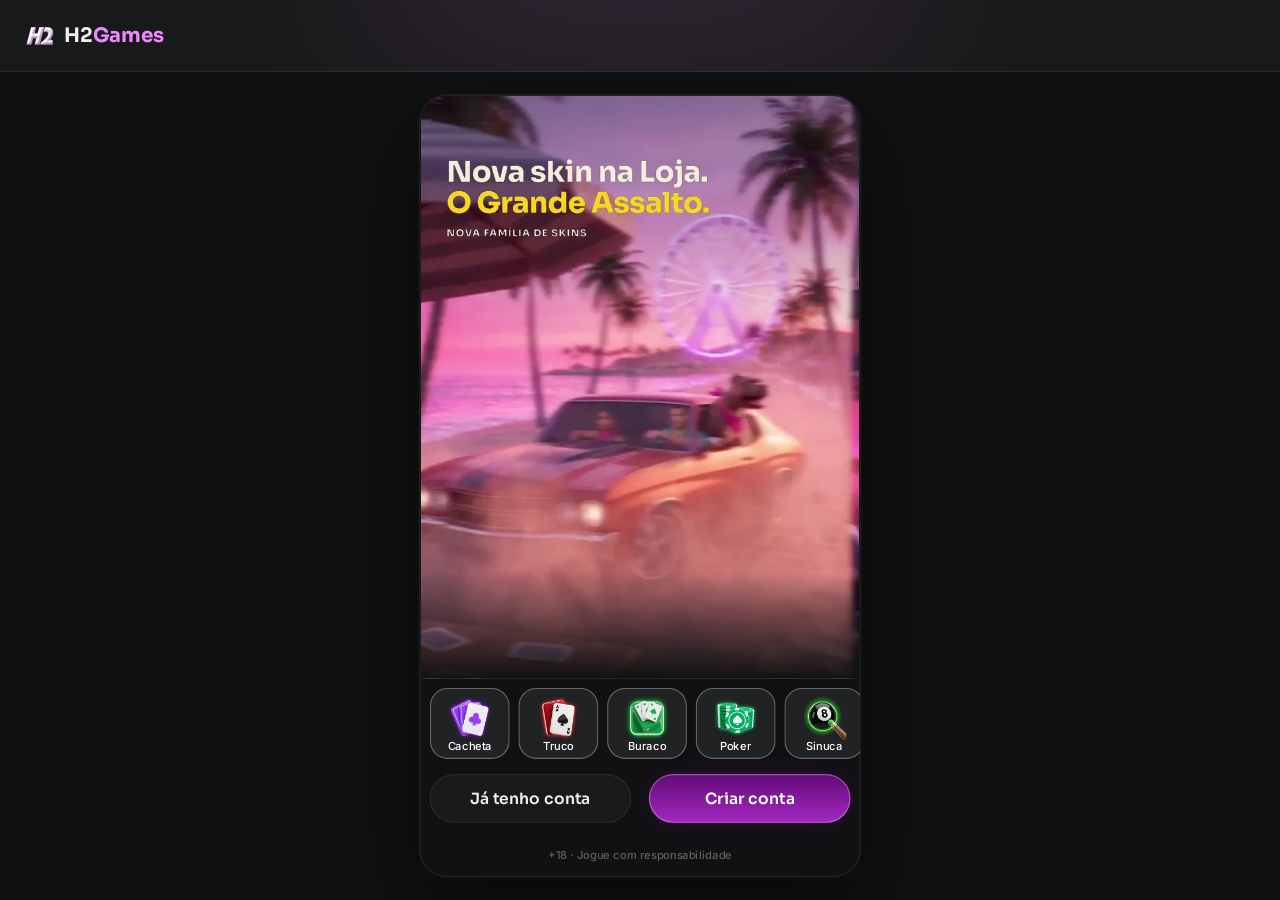
<file: index.html>
<!doctype html>
<html lang="pt-BR">
<head>
<meta charset="utf-8">
<meta name="viewport" content="width=device-width, initial-scale=1, viewport-fit=cover, user-scalable=no">
<meta name="robots" content="noindex, nofollow">
<meta name="theme-color" content="#141e2a">
<meta name="mobile-web-app-capable" content="yes">
<meta name="apple-mobile-web-app-capable" content="yes">
<meta name="apple-mobile-web-app-status-bar-style" content="black-translucent">
<title>H2 Games · protótipo</title>
<link rel="icon" href="assets/ui/logo_icon.webp">
<link rel="preconnect" href="https://fonts.googleapis.com">
<link rel="preconnect" href="https://fonts.gstatic.com" crossorigin>
<link rel="stylesheet" href="https://fonts.googleapis.com/css2?family=Inter:wght@400;500;600;700&family=Sora:wght@600;700;800&display=swap">
<link rel="stylesheet" href="css/tokens.css?v=h2-11261814">
<link rel="stylesheet" href="css/ui.css?v=h2-11261814">
<link rel="stylesheet" href="css/screens.css?v=h2-11261814">
<link rel="stylesheet" href="css/game.css?v=h2-11261814">
<link rel="stylesheet" href="css/desk.css?v=h2-11261814">
<link rel="stylesheet" href="css/missoes.css?v=h2-11261814">
</head>
<body>
<svg width="0" height="0" style="position:absolute" aria-hidden="true">
  <defs><clipPath id="hexclip" clipPathUnits="objectBoundingBox"><path id="hexpath" d=""/></clipPath></defs>
  <symbol id="s-E" viewBox="0 0 16 20"><path d="M8 0C5 4 0 7.5 0 11.5C0 14 2 16 4.5 16C5.7 16 6.8 15.5 7.5 14.7C7.3 16.6 6.5 18.3 5 20H11C9.5 18.3 8.7 16.6 8.5 14.7C9.2 15.5 10.3 16 11.5 16C14 16 16 14 16 11.5C16 7.5 11 4 8 0Z"/></symbol>
  <symbol id="s-C" viewBox="0 0 20 18.4"><path d="M10 18.35L8.55 17.03C3.4 12.36 0 9.28 0 5.5C0 2.420 2.42 0 5.5 0C7.24 0 8.91 0.81 10 2.09C11.09 0.81 12.76 0 14.5 0C17.58 0 20 2.42 20 5.5C20 9.28 16.6 12.36 11.45 17.04L10 18.35Z"/></symbol>
  <symbol id="s-O" viewBox="0 0 15 20"><path d="M7.5 0L15 10L7.5 20L0 10L7.5 0Z"/></symbol>
  <symbol id="s-P" viewBox="0 0 18 18.5"><path d="M9 0C11.3 0 13.2 1.9 13.2 4.2C13.2 5 13 5.7 12.6 6.3C13 6.2 13.4 6.1 13.8 6.1C16.1 6.1 18 8 18 10.3C18 12.6 16.1 14.5 13.8 14.5C12.5 14.5 11.3 13.9 10.5 12.9C10.7 14.9 11.6 16.8 13.1 18.5H4.9C6.4 16.8 7.3 14.9 7.5 12.9C6.7 13.9 5.5 14.5 4.2 14.5C1.9 14.5 0 12.6 0 10.3C0 8 1.9 6.1 4.2 6.1C4.6 6.1 5 6.2 5.4 6.3C5 5.7 4.8 5 4.8 4.2C4.8 1.9 6.7 0 9 0Z"/></symbol>
  <symbol id="i-copy" viewBox="0 0 448 512"><path d="M208 0H332.1c12.7 0 24.9 5.1 33.9 14.1l67.9 67.9c9 9 14.1 21.2 14.1 33.9V336c0 26.5-21.5 48-48 48H208c-26.5 0-48-21.5-48-48V48c0-26.5 21.5-48 48-48zM48 128h80v64H64V448H256V416h64v48c0 26.5-21.5 48-48 48H48c-26.5 0-48-21.5-48-48V176c0-26.5 21.5-48 48-48z"/></symbol>
  <symbol id="i-share" viewBox="0 0 448 512"><path d="M352 224c53 0 96-43 96-96s-43-96-96-96s-96 43-96 96c0 4 .2 8 .7 11.9l-94.1 47C145.4 170.2 121.9 160 96 160c-53 0-96 43-96 96s43 96 96 96c25.9 0 49.4-10.2 66.6-26.9l94.1 47c-.5 3.9-.7 7.8-.7 11.9c0 53 43 96 96 96s96-43 96-96s-43-96-96-96c-25.9 0-49.4 10.2-66.6 26.9l-94.1-47c.5-3.9 .7-7.8 .7-11.9s-.2-8-.7-11.9l94.1-47C302.6 213.8 326.1 224 352 224z"/></symbol>
  <symbol id="i-wa" viewBox="0 0 448 512"><path d="M380.9 97.1C339 55.1 283.2 32 223.9 32c-122.4 0-222 99.6-222 222 0 39.1 10.2 77.3 29.6 111L0 480l117.7-30.9c32.4 17.7 68.9 27 106.1 27h.1c122.3 0 224.1-99.6 224.1-222 0-59.3-25.2-115-67.1-157zm-157 341.6c-33.2 0-65.7-8.9-94-25.7l-6.7-4-69.8 18.3L72 359.2l-4.4-7c-18.5-29.4-28.2-63.3-28.2-98.2 0-101.7 82.8-184.5 184.6-184.5 49.3 0 95.6 19.2 130.4 54.1 34.8 34.9 56.2 81.2 56.1 130.5 0 101.8-84.9 184.6-186.6 184.6zm101.2-138.2c-5.5-2.8-32.8-16.2-37.9-18-5.1-1.9-8.8-2.8-12.5 2.8-3.7 5.6-14.3 18-17.6 21.8-3.2 3.7-6.5 4.2-12 1.4-32.6-16.3-54-29.1-75.5-66-5.7-9.8 5.7-9.1 16.3-30.3 1.8-3.7.9-6.9-.5-9.7-1.4-2.8-12.5-30.1-17.1-41.2-4.5-10.8-9.1-9.3-12.5-9.5-3.2-.2-6.9-.2-10.6-.2-3.7 0-9.7 1.4-14.8 6.9-5.1 5.6-19.4 19-19.4 46.3 0 27.3 19.9 53.7 22.6 57.4 2.8 3.7 39.1 59.7 94.8 83.8 35.2 15.2 49 16.5 66.6 13.9 10.7-1.6 32.8-13.4 37.4-26.4 4.6-13 4.6-24.1 3.2-26.4-1.3-2.5-5-3.9-10.5-6.6z"/></symbol>
  <symbol id="i-pen" viewBox="0 0 512 512"><path d="M362.7 19.3L314.3 67.7 444.3 197.7l48.4-48.4c25-25 25-65.5 0-90.5L453.3 19.3c-25-25-65.5-25-90.5 0zm-71 71L58.6 323.5c-10.4 10.4-18 23.3-22.2 37.4L1 481.2C-1.5 489.7 .8 498.8 7 505s15.3 8.5 23.7 6.1l120.3-35.4c14.1-4.2 27-11.8 37.4-22.2L421.7 220.3 291.7 90.3z"/></symbol>
  <symbol id="i-plus" viewBox="0 0 448 512"><path d="M256 80c0-17.7-14.3-32-32-32s-32 14.3-32 32v144H48c-17.7 0-32 14.3-32 32s14.3 32 32 32h144v144c0 17.7 14.3 32 32 32s32-14.3 32-32V288h144c17.7 0 32-14.3 32-32s-14.3-32-32-32H256V80z"/></symbol>
  <symbol id="i-chev-l" viewBox="0 0 320 512"><path d="M9.4 233.4c-12.5 12.5-12.5 32.8 0 45.3l192 192c12.5 12.5 32.8 12.5 45.3 0s12.5-32.8 0-45.3L77.3 256 246.6 86.6c12.5-12.5 12.5-32.8 0-45.3s-32.8-12.5-45.3 0l-192 192z"/></symbol>
  <symbol id="i-chev-r" viewBox="0 0 320 512"><path d="M310.6 233.4c12.5 12.5 12.5 32.8 0 45.3l-192 192c-12.5 12.5-32.8 12.5-45.3 0s-12.5-32.8 0-45.3L242.7 256 73.4 86.6c-12.5-12.5-12.5-32.8 0-45.3s32.8-12.5 45.3 0l192 192z"/></symbol>
  <symbol id="i-chev-l-light" viewBox="0 0 320 512"><path d="M20.7 267.3c-6.2-6.2-6.2-16.4 0-22.6l192-192c6.2-6.2 16.4-6.2 22.6 0s6.2 16.4 0 22.6L54.6 256 235.3 436.7c6.2 6.2 6.2 16.4 0 22.6s-16.4 6.2-22.6 0l-192-192z"/></symbol>
  <symbol id="i-chev-r-light" viewBox="0 0 320 512"><path d="M299.3 244.7c6.2 6.2 6.2 16.4 0 22.6l-192 192c-6.2 6.2-16.4 6.2-22.6 0s-6.2-16.4 0-22.6L265.4 256 84.7 75.3c-6.2-6.2-6.2-16.4 0-22.6s16.4-6.2 22.6 0l192 192z"/></symbol>
  <symbol id="i-x" viewBox="0 0 384 512"><path d="M324.5 411.1c6.2 6.2 16.4 6.2 22.6 0s6.2-16.4 0-22.6L214.6 256 347.1 123.5c6.2-6.2 6.2-16.4 0-22.6s-16.4-6.2-22.6 0L192 233.4 59.5 100.9c-6.2-6.2-16.4-6.2-22.6 0s-6.2 16.4 0 22.6L169.4 256 36.9 388.5c-6.2 6.2-6.2 16.4 0 22.6s16.4 6.2 22.6 0L192 278.6 324.5 411.1z"/></symbol>
  <symbol id="i-search" viewBox="0 0 512 512"><path d="M384 208A176 176 0 1 0 32 208a176 176 0 1 0 352 0zM343.3 366C307 397.2 259.7 416 208 416C93.1 416 0 322.9 0 208S93.1 0 208 0S416 93.1 416 208c0 51.7-18.8 99-50 135.3L507.3 484.7c6.2 6.2 6.2 16.4 0 22.6s-16.4 6.2-22.6 0L343.3 366z"/></symbol>
  <symbol id="i-check" viewBox="0 0 512 512"><path d="M256 512A256 256 0 1 0 256 0a256 256 0 1 0 0 512zM369 209L241 337c-9.4 9.4-24.6 9.4-33.9 0l-64-64c-9.4-9.4-9.4-24.6 0-33.9s24.6-9.4 33.9 0l47 47L335 175c9.4-9.4 24.6-9.4 33.9 0s9.4 24.6 0 33.9z"/></symbol>
  <symbol id="i-eye" viewBox="0 0 576 512"><path d="M288 32c-80.8 0-145.5 36.8-192.6 80.6C48.6 156 17.3 208 2.5 243.7c-3.3 7.9-3.3 16.7 0 24.6C17.3 304 48.6 356 95.4 399.4C142.5 443.2 207.2 480 288 480s145.5-36.8 192.6-80.6c46.8-43.5 78.1-95.4 93-131.1c3.3-7.9 3.3-16.7 0-24.6c-14.9-35.7-46.2-87.7-93-131.1C433.5 68.8 368.8 32 288 32zM144 256a144 144 0 1 1 288 0 144 144 0 1 1 -288 0zm144-64c0 35.3-28.7 64-64 64c-7.1 0-13.9-1.2-20.3-3.3c-5.5-1.8-11.9 1.6-11.7 7.4c.3 6.9 1.3 13.8 3.2 20.7c13.7 51.2 66.4 81.6 117.6 67.9s81.6-66.4 67.9-117.6c-11.1-41.5-47.8-69.4-88.6-71.1c-5.8-.2-9.2 6.1-7.4 11.7c2.1 6.4 3.3 13.2 3.3 20.3z"/></symbol>
  <symbol id="i-send" viewBox="0 0 512 512"><path d="M498.1 5.6c10.1 7 15.4 19.1 13.5 31.2l-64 416c-1.5 9.7-7.4 18.2-16 23s-18.9 5.4-28 1.6L284 427.7l-68.5 74.1c-8.9 9.7-22.9 12.9-35.2 8.1S160 493.2 160 480V396.4c0-4 1.5-7.8 4.2-10.7L331.8 202.8c5.8-6.3 5.6-16-.4-22s-15.7-6.4-22-.7L106 360.8 17.7 316.6C7.1 311.3 .3 300.7 0 288.9s5.9-22.8 16.1-28.7l448-256c10.7-6.1 23.9-5.5 34 1.4z"/></symbol>
  <symbol id="i-star" viewBox="0 0 576 512"><path d="M316.9 18C311.6 7 300.4 0 288.1 0s-23.4 7-28.8 18L195 150.3 51.4 171.5c-12 1.8-22 10.2-25.7 21.7s-.7 24.2 7.9 32.7L137.8 329 113.2 474.7c-2 12 3 24.2 12.9 31.3s23 8 33.8 2.3l128.3-68.5 128.3 68.5c10.8 5.7 23.9 4.9 33.8-2.3s14.9-19.3 12.9-31.3L438.5 329 542.7 225.9c8.6-8.5 11.7-21.2 7.9-32.7s-13.7-19.9-25.7-21.7L381.2 150.3 316.9 18z"/></symbol>
  <symbol id="i-star-o" viewBox="0 0 576 512"><path d="M287.9 0c9.2 0 17.6 5.2 21.6 13.5l68.6 141.3 153.2 22.6c9 1.3 16.5 7.6 19.3 16.3s.5 18.1-5.9 24.5L433.6 328.4l26.2 155.6c1.5 9-2.2 18.1-9.7 23.5s-17.3 6-25.3 1.7l-137-73.2L151 509.1c-8.1 4.3-17.9 3.7-25.3-1.7s-11.2-14.5-9.7-23.5l26.2-155.6L31.1 218.2c-6.5-6.4-8.7-15.9-5.9-24.5s10.3-14.9 19.3-16.3l153.2-22.6L266.3 13.5C270.4 5.2 278.7 0 287.9 0zm0 79L235.4 187.2c-3.5 7.1-10.2 12.1-18.1 13.3L99 217.9 184.9 303c5.5 5.5 8.1 13.3 6.8 21L171.4 443.7l105.2-56.2c7.1-3.8 15.6-3.7 22.6 0l105.2 56.2L384.2 324.1c-1.3-7.7 1.2-15.5 6.8-21l85.9-85.1L358.6 200.5c-7.8-1.2-14.6-6.1-18.1-13.3L287.9 79z"/></symbol>
</svg>

<!-- desktop (js/desk.js): header largo, menu e chat ao vivo em volta da coluna 9:16 -->
<header class="dkh" id="dkh"></header>
<aside class="dkl" id="dkl" aria-label="Menu"></aside>
<aside class="dkr" id="dkr" aria-label="Chat ao vivo"></aside>

<div class="stage-wrap"><div class="phone" id="phone">
  <div class="status" aria-hidden="true"><span>9:41</span><span class="island"></span>
    <span class="icons"><svg width="18" height="12" viewBox="0 0 18 12" fill="#fff"><rect x="0" y="8" width="3" height="4" rx="1"/><rect x="5" y="5.5" width="3" height="6.5" rx="1"/><rect x="10" y="3" width="3" height="9" rx="1"/><rect x="15" y="0" width="3" height="12" rx="1"/></svg><svg width="16" height="12" viewBox="0 0 16 12" fill="#fff"><path d="M8 2.2c2.3 0 4.4.9 6 2.4l1.1-1.1A10 10 0 0 0 8 .6 10 10 0 0 0 .9 3.5L2 4.6a8.4 8.4 0 0 1 6-2.4zm0 3.3c1.4 0 2.7.5 3.7 1.4l1.1-1.1A7 7 0 0 0 8 3.9a7 7 0 0 0-4.8 1.9l1.1 1.1c1-.9 2.3-1.4 3.7-1.4zm0 3.3c.6 0 1.1.2 1.5.6L8 11 6.5 9.4c.4-.4.9-.6 1.5-.6z"/></svg><svg width="27" height="13" viewBox="0 0 27 13" fill="none"><rect x=".5" y=".5" width="23" height="12" rx="3.5" stroke="#fff" opacity=".4"/><rect x="2" y="2" width="20" height="9" rx="2" fill="#fff"/><rect x="25" y="4.5" width="1.6" height="4" rx=".8" fill="#fff" opacity=".4"/></svg></span>
  </div>
  <div class="app" id="app">
    <!-- telas do app (renderizadas pelo js/screens.js) -->
    <section class="scr" id="view"></section>

    <!-- tela de jogo: os motores (js/games.js) desenham dentro dela -->
    <section class="scr game-scr" id="scr-game" hidden>
      <header class="hud" id="hud"></header>
      <div class="jogo" id="jogo"><div class="board" id="board"></div></div>
      <nav class="mnav" id="mnav">
        <button data-g="voltar"><span class="back"><svg><use href="#i-chev-l-light"/></svg></span><span>Voltar</span></button>
        <button data-g="chat"><img class="ic" src="assets/icons/chat.webp" alt=""><span>Chat</span></button>
        <button data-g="mesa"><img class="ic" src="assets/icons/friends.webp" alt=""><span>Mesa</span></button>
        <button data-g="voz"><img class="ic" id="micIco" src="assets/icons/microphone-off.webp" alt=""><span>Voz</span></button>
        <button data-g="ajustes"><img class="ic" src="assets/icons/gear.webp" alt=""><span>Ajustes</span></button>
      </nav>
    </section>

    <div class="toast" id="toast"><span class="hint-pill" id="toastTxt"></span></div>
    <div id="sheet"></div>
    <div id="overlay"></div>
  </div>
</div></div>

<script src="js/core.js?v=h2-11261814"></script>
<script src="js/ui.js?v=h2-11261814"></script>
<script src="js/screens.js?v=h2-11261814"></script>
<script src="js/loja.js?v=h2-11261814"></script>
<script src="js/social.js?v=h2-11261814"></script>
<script src="js/torneios.js?v=h2-11261814"></script>
<script src="js/sala.js?v=h2-11261814"></script>
<script src="js/missoes.js?v=h2-11261814"></script>
<script src="js/games.js?v=h2-11261814"></script>
<script src="js/sinuca.js?v=h2-11261814"></script>
<script src="js/desk.js?v=h2-11261814"></script>
<script src="js/boot.js?v=h2-11261814"></script>
</body>
</html>
</file>
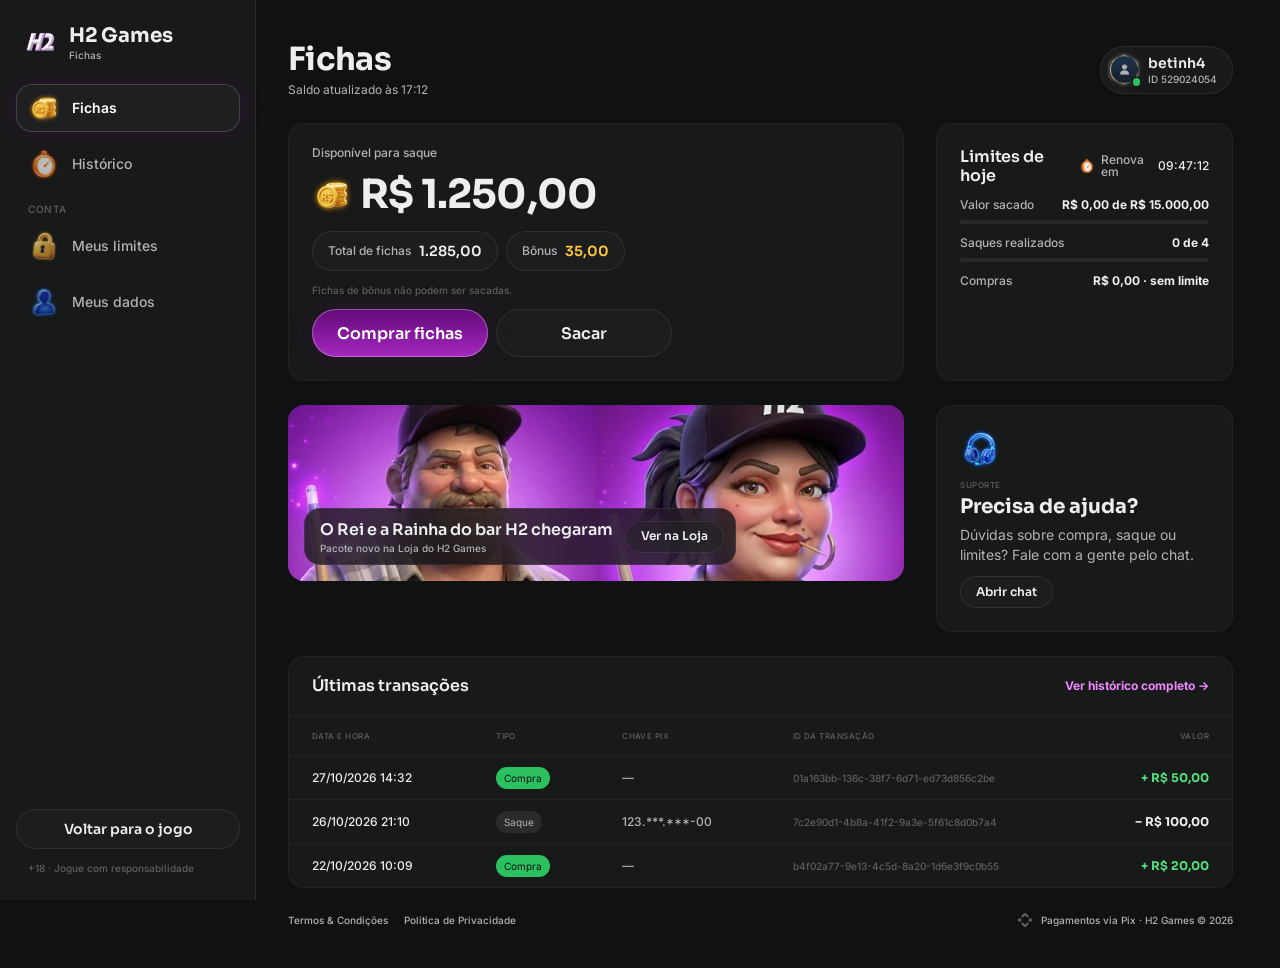
<file: fichas/index.html>
<!doctype html>
<html lang="pt-BR">
<head>
<meta charset="utf-8">
<meta name="viewport" content="width=device-width, initial-scale=1, viewport-fit=cover">
<meta name="robots" content="noindex, nofollow">
<meta name="theme-color" content="#101112">
<title>Fichas · H2 Games</title>
<link rel="icon" href="../assets/ui/logo_icon.webp">
<link rel="preconnect" href="https://fonts.googleapis.com">
<link rel="preconnect" href="https://fonts.gstatic.com" crossorigin>
<link rel="stylesheet" href="https://fonts.googleapis.com/css2?family=Inter:wght@400;500;600;700&family=Sora:wght@600;700;800&display=swap">
<link rel="stylesheet" href="../css/tokens.css?v=20261119a">
<link rel="stylesheet" href="../css/ui.css?v=20261119a">
<link rel="stylesheet" href="fichas.css?v=20261119a">
</head>
<body>
<svg width="0" height="0" style="position:absolute" aria-hidden="true">
  <defs><clipPath id="hexclip" clipPathUnits="objectBoundingBox"><path id="hexpath" d=""/></clipPath></defs>
  <symbol id="i-chev-l-light" viewBox="0 0 320 512"><path d="M20.7 267.3c-6.2-6.2-6.2-16.4 0-22.6l192-192c6.2-6.2 16.4-6.2 22.6 0s6.2 16.4 0 22.6L54.6 256 235.3 436.7c6.2 6.2 6.2 16.4 0 22.6s-16.4 6.2-22.6 0l-192-192z"/></symbol>
  <symbol id="i-x" viewBox="0 0 384 512"><path d="M324.5 411.1c6.2 6.2 16.4 6.2 22.6 0s6.2-16.4 0-22.6L214.6 256 347.1 123.5c6.2-6.2 6.2-16.4 0-22.6s-16.4-6.2-22.6 0L192 233.4 59.5 100.9c-6.2-6.2-16.4-6.2-22.6 0s-6.2 16.4 0 22.6L169.4 256 36.9 388.5c-6.2 6.2-6.2 16.4 0 22.6s16.4 6.2 22.6 0L192 278.6 324.5 411.1z"/></symbol>
  <symbol id="i-check" viewBox="0 0 448 512"><path d="M438.6 105.4c12.5 12.5 12.5 32.8 0 45.3l-256 256c-12.5 12.5-32.8 12.5-45.3 0l-128-128c-12.5-12.5-12.5-32.8 0-45.3s32.8-12.5 45.3 0L160 338.7 393.4 105.4c12.5-12.5 32.8-12.5 45.3 0z"/></symbol>
  <symbol id="i-copy" viewBox="0 0 448 512"><path d="M208 0H332.1c12.7 0 24.9 5.1 33.9 14.1l67.9 67.9c9 9 14.1 21.2 14.1 33.9V336c0 26.5-21.5 48-48 48H208c-26.5 0-48-21.5-48-48V48c0-26.5 21.5-48 48-48zM48 128h80v64H64V448H256V416h64v48c0 26.5-21.5 48-48 48H48c-26.5 0-48-21.5-48-48V176c0-26.5 21.5-48 48-48z"/></symbol>
  <symbol id="i-pix" viewBox="0 0 24 24"><path d="M6.1 6.3 10.1 2.3a2.7 2.7 0 0 1 3.8 0l4 4-2.3 2.3-2.9-2.9a1 1 0 0 0-1.4 0L8.4 8.6 6.1 6.3zm11.8 11.4-4 4a2.7 2.7 0 0 1-3.8 0l-4-4 2.3-2.3 2.9 2.9a1 1 0 0 0 1.4 0l2.9-2.9 2.3 2.3zM2.3 10.1l1.6-1.6L7.4 12l-3.5 3.5-1.6-1.6a2.7 2.7 0 0 1 0-3.8zm19.4 0a2.7 2.7 0 0 1 0 3.8l-1.6 1.6-3.5-3.5 3.5-3.5 1.6 1.6z"/></symbol>
</svg>

<div class="fx">
  <aside class="side" id="side" aria-label="Menu"></aside>
  <div class="main">
    <header class="mtop" id="mtop"></header>
    <main class="page" id="page"></main>
    <footer class="foot" id="foot"></footer>
  </div>
</div>
<div class="veil" id="veil" hidden><section class="drawer" id="drawer" role="dialog" aria-modal="true"></section></div>
<div class="toast" id="toast"><span class="hint-pill" id="toastTxt"></span></div>

<script src="fichas.js?v=20261119a"></script>
</body>
</html>
</file>
<file: css/tokens.css>
/* H2 Games · tokens do DS EstrelaGames (Rjx31bgpOt4m1U8DVKyWtd · modo H2 Games), valores resolvidos 1:1 */
:root{
  color-scheme: dark;
  /* background */
  --bg-default:#101112; --bg-subtle:#181919; --bg-strong:#212223; --bg-raised:#28292a; --bg-inset:#010101; --bg-highlight:#ffffff14; --bg-chrome:#181919; --bg-divider:#28292a; --bg-band:#00000052;
  --bga-default-50:#10111280; --bga-default-75:#101112bf; --bga-subtle-50:#18191980; --bga-subtle-75:#181919bf;
  --bga-strong-25:#21222340; --bga-strong-50:#21222380; --bga-strong-75:#212223bf;
  --bga-secondary-16:#f087ff29; --bga-secondary-32:#f087ff52; --bga-accent-12:#ffc8411f;
  /* border */
  --border-muted:#ffffff14; --border-default:#212223; --border-strong:#383a3b; --border-focus:#620976;
  --border-hl-top:#ffffff29; --border-gold-top:#fbcfffe5; --border-gold-bottom:#6209765c;
  /* text */
  --text-default:#edeeee; --text-muted:#b0b4b6; --text-link:#f087ff; --text-subtle:#5d6062; --text-disabled:#454849;
  --text-brand:#f087ff; --text-success:#52de7e; --text-error:#ff6b6e; --text-prize:#ffc841;
  --text-on-color:#ffffff; --text-on-color-muted:#ffffffd9; --text-on-color-subtle:#ffffffb2; --text-on-light:#101112;
  /* system */
  --sys-info:#77158e; --sys-success:#2cc160; --sys-success-strong:#8cf0a9; --sys-warning:#ffbe2e; --sys-error:#ef4452;
  --sysa-success-25:#2cc16040; --sysa-error-25:#ef445240; --sysa-info-25:#3b74f540;
  --notification-error:#ef4452;
  /* effects */
  --hl-subtle:#ffffff29; --hl:#ffffff52; --hl-strong:#ffffff7a;
  --shadow-faint:#0000001f; --shadow-subtle:#0000003d; --shadow:#00000066; --shadow-strong:#00000080;
  --glow-info:#62097652; --glow-accent:#ffbe2e52; --glow-success:#52de7ea3; --glow-gold:#f087ff52; --glow-blue:#f087ff; --glow-red:#ff6b6e;
  /* surfaces */
  --surface-card-top:#181919; --surface-card-bottom:#101112; --surface-elevated-top:#28292a; --surface-elevated-bottom:#181919;
  /* buttons */
  --btn-primary-top:#620976; --btn-primary-bg:#a429c2; --btn-secondary-border:#77158e;
  --btn-disabled-top:#28292a; --btn-disabled-bg:#28292a; --btn-disabled-text:#454849;
  /* tabs */
  --tab-default-text:#b0b4b6; --tab-container:#212223; --input-border:#212223;
  --tab-padrao:#620976; --tab-padrao-tint:#6209763d; --tab-rosa:#e93d82; --tab-rosa-tint:#e93d823d;
  /* games */
  --game-truco:#e5484d; --game-paulista:#3b74f5; --game-cacheta:#8752f2; --game-tranca:#2cc160; --game-buraco:#1f9a4a;
  --game-poker:#0fa968; --game-sinuca:#2fa35a; --game-todos:#77158e; --game-domino:#14b8a6; --game-dama:#f76b15; --game-xadrez:#5b6cff;
  --game-paulista-tint:#3b74f53d; --game-truco-tint:#e5484d3d; --game-cacheta-tint:#8752f23d; --game-buraco-tint:#1f9a4a3d; --game-poker-tint:#0fa9683d; --game-sinuca-tint:#2fa35a3d;
  /* crew */
  --crew-engenheiro:#4fb3ff; --crew-comandante:#f5c542; --crew-piloto:#ff5a36; --crew-navegador:#e86bff; --crew-explorador:#4dffb8;
  --crew-bar:#ff9f43; --crew-reis:#34d399; --crew-nobru:#3d8bff; --crew-inhui:#ff4fb0;
  /* famílias da página Skins (mesma cor da chamada do Truco) */
  --crew-laje:#ff7f50; --crew-portaria:#3ddc84; --crew-live:#b45cff; --crew-feira:#ffa62b; --crew-navalha:#ff4fb0; --crew-varzea:#5be37d; --crew-oficina:#3db8ff; --crew-posto:#ff3b4a; --crew-fliper:#a45cff; --crew-grau:#4fa3ff; --crew-palpite:#f2b233; --crew-assalto:#ff4fa3;
  /* stake / table */
  --stake-padrao-top:#68137c; --stake-padrao-bottom:#3a0b46; --stake-iniciante-top:#1f9a4a; --stake-iniciante-bottom:#1f502c;
  --table-card-top:#1f5a4a; --table-card-bottom:#0f2e2a; --table-stake:#ffc841;
  --plus-bg:#52de7e; --plus-icon:#101112;
  --btn-success-top:#52de7e; --btn-success-bg:#1f9a4a; /* DS button-glass ☰ Type=Success (Comprar) */
  /* cards */
  --card-face:#ffffff; --card-border:#9ea2a4; --suit-red:#c72c3d; --suit-black:#141922; --back-top:#7f2096; --back-bottom:#4d005d;
  /* seat timer */
  --seat-timer-track:#ffffff1f; --seat-timer:#77158e;
  /* type */
  --f-display:"Sora", "Inter", system-ui, sans-serif;
  --f-ui:"Inter", system-ui, -apple-system, sans-serif;
  --f-call:"Industry", "Sora", sans-serif;
  /* marca · H2 Games (sobrescreve) */
  --back-top:#5a036d; --back-bottom:#230f28; --btn-primary-text:#ffffff; --crew-nobru:#A429C2; --crew-inhui:#A429C2; --crew-rainhah2:#F087FF;
}
/* estilos de texto do DS */
.t-d3xl{font:700 64px/1.2 var(--f-display);letter-spacing:-.02em}
.t-d2xl{font:700 48px/1.2 var(--f-display);letter-spacing:-.02em}
.t-dxl{font:700 40px/1.2 var(--f-display);letter-spacing:-.02em}
.t-dl{font:700 32px/1.2 var(--f-display);letter-spacing:-.02em}
.t-dm{font:700 24px/1.2 var(--f-display);letter-spacing:-.01em}
.t-ds{font:700 20px/1.2 var(--f-display);letter-spacing:-.01em}
.t-dxs{font:600 16px/1.2 var(--f-display)}
.t-d2xs{font:600 14px/1.2 var(--f-display)}
.t-d3xs{font:600 12px/1.2 var(--f-display)}
.t-hm{font:700 20px/1.2 var(--f-ui)}
.t-ll{font:500 16px/1 var(--f-ui)} .t-lm{font:500 14px/1 var(--f-ui)} .t-ls{font:500 12px/1 var(--f-ui)} .t-lxs{font:500 10px/1 var(--f-ui)} .t-l2xs{font:500 8px/1 var(--f-ui)}
.t-link{font:700 12px/1.5 var(--f-ui)}
.t-p2xl{font:400 20px/1.5 var(--f-ui)} .t-pm{font:400 14px/1.5 var(--f-ui)} .t-ps{font:400 12px/1.5 var(--f-ui)}
</file>
<file: css/ui.css>
/* EstrelaGames · base + componentes do DS (Apple Gamer Style · Glass). Medidas 1:1 com o Figma (frame 375). */
*{box-sizing:border-box}
html,body{height:100%;margin:0}
body{background:#05080c;color:var(--text-default);font-family:var(--f-ui);-webkit-font-smoothing:antialiased;overflow:hidden;-webkit-text-size-adjust:100%}
button{font:inherit;color:inherit;border:0;background:none;padding:0;margin:0;cursor:pointer;-webkit-tap-highlight-color:transparent;text-align:inherit}
button:focus-visible,[role="button"]:focus-visible{outline:2px solid var(--border-focus);outline-offset:2px}
/* cards clicáveis são div[role=button]: o WebKit (iPhone) não estica os filhos de um <button> com flex */
[role="button"]{cursor:pointer;-webkit-tap-highlight-color:transparent;-webkit-user-select:none;user-select:none;outline:0}
input{font:inherit;color:inherit;border:0;background:none;outline:0;padding:0;margin:0;min-width:0}
img,video{display:block;max-width:100%;user-select:none;-webkit-user-drag:none}
video::-webkit-media-controls,video::-webkit-media-controls-start-playback-button,video::-webkit-media-controls-overlay-play-button{display:none!important;-webkit-appearance:none} /* sem botão de play: os vídeos são fundo */
svg{display:block}
[hidden]{display:none!important}
.ic{flex:none;object-fit:contain;pointer-events:none}

/* ---------- aparelho ---------- */
.stage-wrap{position:fixed;inset:0;display:flex;align-items:center;justify-content:center}
.phone{position:relative;width:375px;height:812px;background:var(--bg-subtle);overflow:hidden;border-radius:48px;box-shadow:0 0 0 10px #0c1016,0 0 0 11px #2a3340,0 40px 80px rgba(0,0,0,.6);transform-origin:center;display:flex;flex-direction:column}
.status{position:relative;flex:none;height:44px;display:flex;align-items:center;justify-content:space-between;padding:0 26px 0 32px;font:600 15px/1 var(--f-ui);background:var(--bg-subtle);z-index:60;pointer-events:none}
.status .island{position:absolute;left:50%;top:10px;width:118px;height:32px;margin-left:-59px;border-radius:20px;background:#000}
.status .icons{display:flex;gap:6px;align-items:center}
.app{position:relative;flex:1;min-height:0;overflow:hidden}
@media (max-width:520px){
  .phone{width:100vw;height:100vh;height:100dvh;border-radius:0;box-shadow:none;transform:none!important}
  .status{display:none}
  .app{padding-top:env(safe-area-inset-top,0px)}
}
.scr{position:absolute;inset:0;display:flex;flex-direction:column;background:var(--bg-subtle);overflow:hidden}
.app>.scr{top:env(safe-area-inset-top,0px)}
@media (min-width:521px){.app>.scr{top:0}}
.scroll{flex:1;min-height:0;overflow-y:auto;overflow-x:hidden;-webkit-overflow-scrolling:touch;scrollbar-width:none;overscroll-behavior:contain}
.scroll::-webkit-scrollbar,.hscroll::-webkit-scrollbar{display:none}
/* linha com rolagem lateral: sem clip, sangra até a borda da tela (regra Oct 26) */
.hscroll{display:flex;overflow-x:auto;overflow-y:visible;scrollbar-width:none;margin:0 -8px;padding:0 8px;scroll-padding:0 8px;-webkit-overflow-scrolling:touch}

/* ---------- ícones 3D ---------- */
.i16{width:16px;height:16px}.i20{width:20px;height:20px}.i24{width:24px;height:24px}.i28{width:28px;height:28px}.i32{width:32px;height:32px}.i36{width:36px;height:36px}.i40{width:40px;height:40px}.i48{width:48px;height:48px}

/* ---------- header-game (Mobile · Glass) ---------- */
.hdr{position:relative;flex:none;height:64px;display:flex;align-items:center;gap:4px;padding:8px 12px;background:var(--bg-subtle);overflow:hidden;z-index:20}
.hdr::before{content:"";position:absolute;left:48px;top:-70px;width:280px;height:140px;border-radius:50%;background:var(--glow-blue);filter:blur(60px);opacity:.15;pointer-events:none}
.hdr .side{position:relative;flex:1;min-width:0;display:flex;align-items:center;gap:4px}
.hdr .logo{width:24px;height:36px;display:grid;place-items:center;flex:none}
.hdr .logo img{width:25px;height:24px}
.cpill{flex:1;min-width:0;height:34px;display:flex;align-items:center;gap:2px;padding:4px;border-radius:999px;background:linear-gradient(90deg,#52de7e1a,#21222306),var(--bga-strong-50);box-shadow:inset 0 0 0 1px var(--border-muted);overflow:hidden}
.cpill.bonus{padding:4px 8px 4px 4px;background:linear-gradient(90deg,#21222306,#ffc8411a),var(--bga-strong-50)}
.cpill .ic{width:24px;height:24px}
.cpill .t{flex:1;min-width:0;display:flex;flex-direction:column;gap:2px;text-align:left}
.cpill .t small{font:500 8px/1 var(--f-ui);color:var(--text-muted)}
.cpill .t b{font:700 12px/10px var(--f-ui);color:var(--text-default);white-space:nowrap;overflow:hidden;text-overflow:ellipsis}
.cpill.bonus .t b{color:var(--text-prize)}
.cpill .plus{width:20px;height:20px;border-radius:10px;background:var(--plus-bg);display:grid;place-items:center;flex:none}
.cpill .plus svg{width:12px;height:12px;fill:var(--plus-icon)}
/* saldo com seta: abre o dropdown (DS header-game ◉ Expanded) */
.cpill .chev{width:20px;height:20px;display:grid;place-items:center;flex:none}
.cpill .chev svg{width:10px;height:10px;fill:var(--text-muted);transform:rotate(90deg);transition:transform .2s}
.cpill.open{box-shadow:inset 0 0 0 1px var(--border-strong)} .cpill.open .chev svg{transform:rotate(-90deg)}
.hdr .hbuy{flex:1;min-width:0}
/* dropdown do saldo (DS balance-panel) · celular: preso embaixo do header */
.baldrop{position:absolute;left:0;right:0;top:64px;bottom:0;z-index:45;background:var(--bga-default-75);animation:fade .15s both}
.balp{display:flex;flex-direction:column;gap:16px;max-height:100%;overflow:auto;padding:16px 16px 24px;background:var(--bg-subtle);border-radius:0 0 24px 24px;box-shadow:inset 0 -1px 0 var(--hl-subtle),0 16px 40px rgba(0,0,0,.4);animation:balIn .22s cubic-bezier(.2,.8,.2,1) both}
@keyframes balIn{from{transform:translateY(-12px);opacity:0}}
.balp .top{display:flex;justify-content:space-between;align-items:center}
.balp .top small{font:500 12px/1.2 var(--f-ui);color:var(--text-muted)}
.balp .tv{display:flex;align-items:center;gap:4px}
.balp .eye,.balp .x{display:grid;place-items:center;width:28px;height:28px}
.balp .eye svg{width:20px;height:20px;fill:var(--text-muted)}
.balp .x svg{width:12px;height:12px;fill:var(--text-muted);transform:rotate(-90deg)}
.balp .rows{display:flex;flex-direction:column;gap:12px}
.balp .kv{display:flex;justify-content:space-between;gap:12px;font:400 14px/1.4 var(--f-ui);color:var(--text-muted)}
.balp .kv b{font-weight:400;color:var(--text-default);font-variant-numeric:tabular-nums;text-align:right}
.balp hr{border:0;height:1px;background:var(--border-muted);margin:0}
.balp .acts{display:flex;gap:12px} .balp .acts .btn{flex:1}
/* Bônus Fidelidade (DS _loyalty-bonus): Resgatar quando tem valor · Juntando com a seta que abre as regras */
.fid{display:flex;flex-direction:column;gap:12px;padding:8px 12px 8px 8px;border-radius:24px;background:var(--bga-strong-50);box-shadow:inset 0 0 0 1px var(--border-muted)}
.fid.ready{flex-direction:row;align-items:center;gap:8px}
.fid .ic{width:28px;height:28px;flex:none}
.fid .t{flex:1;min-width:0;display:flex;flex-direction:column;gap:2px;text-align:left}
.fid .t b{font:400 14px/1.3 var(--f-ui);color:var(--text-default)}
.fid .t small{font:500 10px/1.2 var(--f-ui);color:var(--text-muted)}
.fid .v{font:400 14px/1 var(--f-ui);font-variant-numeric:tabular-nums}
.fid .row{display:flex;align-items:center;gap:8px;width:100%}
.fid .chev{width:20px;height:20px;display:grid;place-items:center;flex:none}
.fid .chev svg{width:10px;height:10px;fill:var(--text-muted);transform:rotate(90deg);transition:transform .2s}
.fid.open{border-radius:16px;padding:8px 12px 12px 8px} .fid.open .chev svg{transform:rotate(-90deg)}
.fid .more{display:flex;flex-direction:column;gap:12px}
.fid .wk{display:flex;flex-direction:column;gap:4px;padding:12px;border-radius:12px;background:var(--bga-default-50);box-shadow:inset 0 0 0 1px var(--border-muted)}
.fid .wk small{font:500 12px/1.2 var(--f-ui);color:var(--text-muted)}
.fid .wk b{font:700 20px/1.2 var(--f-display);color:var(--text-prize);font-variant-numeric:tabular-nums}
.fid p{margin:0;font:400 12px/1.5 var(--f-ui);color:var(--text-muted)}
.fid .kv{font-size:12px}
.hbell{position:relative;width:36px;height:36px;border-radius:18px;background:var(--bga-strong-50);box-shadow:inset 0 0 0 1px var(--border-muted);display:grid;place-items:center;flex:none}
.hbell .ic{width:28px;height:28px}
.hbell i{position:absolute;left:28px;top:0;width:8px;height:8px;border-radius:50%;background:var(--notification-error)}
.hbell i[hidden]{display:none}

/* ---------- header-avatar (hexágono com borda da tripulação) ---------- */
.hav{position:relative;display:inline-block;flex:none;width:var(--w,44px);height:var(--h,48px)}
.hav .gl{position:absolute;left:-4.5%;top:0;width:109%;aspect-ratio:1;border-radius:50%;background:var(--cc);filter:blur(calc(var(--w,44px) * .16));opacity:.45;pointer-events:none}
.hav .hx{position:absolute;inset:0;-webkit-clip-path:url(#hexclip);clip-path:url(#hexclip);background:var(--cc)}
.hav .hx img{position:absolute;inset:2px;width:calc(100% - 4px);height:calc(100% - 4px);object-fit:cover;object-position:center top;-webkit-clip-path:url(#hexclip);clip-path:url(#hexclip);background:var(--bg-raised)}
.hav .on{position:absolute;left:77%;top:75%;width:23%;aspect-ratio:1;border-radius:50%;background:var(--sys-success);box-shadow:0 0 0 1.5px var(--bg-subtle)}
.hav.xs{--w:24px;--h:26px}.hav.s{--w:32px;--h:35px}.hav.m{--w:44px;--h:48px}.hav.l{--w:56px;--h:60px}
.hav.xs .hx img,.hav.s .hx img{inset:1.5px;width:calc(100% - 3px);height:calc(100% - 3px)}
.hav.empty{height:var(--w)}
.hav.empty .av0{position:absolute;inset:4.5%;width:91%;height:91%}
.hav.empty .add{position:absolute;left:63.6%;top:63.6%;width:27.3%;height:27.3%;border-radius:50%;background:var(--plus-bg);box-shadow:0 0 0 1.2px var(--bg-subtle);display:grid;place-items:center}
.hav.empty .add svg{width:58%;height:58%;fill:var(--plus-icon)}

/* ---------- avatar circular (avatar-estrela-games) ---------- */
.av{position:relative;display:inline-block;vertical-align:middle;flex:none;width:var(--s,48px);height:var(--s,48px);border-radius:50%;background:linear-gradient(180deg,var(--surface-elevated-top),var(--surface-elevated-bottom));box-shadow:inset 0 0 0 var(--bw,2px) #ffffff29}
.av img{position:absolute;inset:var(--bw,2px);width:calc(100% - 2*var(--bw,2px));height:calc(100% - 2*var(--bw,2px));border-radius:50%;object-fit:cover;object-position:center top}
.av.s{--s:32px;--bw:1px}.av.m{--s:48px;--bw:2px}.av.l{--s:80px;--bw:3px}.av.xl{--s:120px;--bw:4px}
.av .lvl{position:absolute;left:50%;bottom:-4px;transform:translateX(-50%);padding:1px 6px;border-radius:999px;background:var(--bg-raised);box-shadow:0 0 0 2px var(--bg-default);font:600 12px/14px var(--f-display);white-space:nowrap}
.av.empty .ph{position:absolute;inset:25%;width:50%;height:50%;fill:#ffffff52}
.av .addb{position:absolute;left:63.3%;top:63.3%;width:36.7%;height:36.7%;border-radius:50%;background:var(--plus-bg);display:grid;place-items:center;box-shadow:0 0 0 3px var(--bg-subtle)}
.av .addb svg{width:50%;height:50%;fill:#fff}

/* ---------- navbar-glass ---------- */
.nav{position:absolute;left:16px;right:16px;bottom:calc(12px + env(safe-area-inset-bottom,0px));height:64px;display:flex;align-items:stretch;padding:4px;border-radius:24px;background:var(--bga-strong-75);box-shadow:inset 0 0 0 1px var(--border-muted);-webkit-backdrop-filter:blur(24px);backdrop-filter:blur(24px);z-index:30}
.nav>button{position:relative;flex:1;min-width:0;display:flex;flex-direction:column;align-items:center;justify-content:center;border-radius:20px}
.nav>button .ic{width:32px;height:32px;opacity:.75}
.nav>button>span{font:500 10px/1 var(--f-ui);color:var(--text-subtle);white-space:nowrap}
.nav>button.on{flex:none;width:104px;justify-content:flex-end;gap:2px;padding-bottom:6px;background:var(--bga-secondary-16);box-shadow:inset 0 0 0 1px var(--hl-subtle),0 0 20px var(--glow-info)}
.nav>button.on .ic{position:absolute;left:28px;top:-14px;width:48px;height:48px;opacity:1}
.nav>button.on .lr{width:100%;display:flex;align-items:center;justify-content:space-between;padding:0 8px}
.nav>button.on .lr span{font:500 10px/1 var(--f-ui);color:var(--text-on-color)}
.nav .lr i{width:16px;height:16px;display:grid;place-items:center}
.nav .lr svg{width:10px;height:16px;fill:var(--text-on-color)}

/* ---------- game-block ---------- */
.gb{position:relative;flex:none;width:72px;height:64px;border-radius:16px;display:flex;flex-direction:column;align-items:center;justify-content:center;padding:4px 0;background:var(--tab-container);box-shadow:inset 0 0 0 1px var(--hl);font:500 10px/1 var(--f-ui);color:var(--text-on-color);white-space:nowrap}
.gb .ic{width:40px;height:40px}
.gb.on{justify-content:flex-end;padding:0 0 6px;background:var(--gc);box-shadow:0 4px 12px var(--gs,transparent)}
.gb.on .ic{position:absolute;left:50%;top:-12px;width:60px;height:60px;margin-left:-30px}
.gb .lk{position:absolute;right:4px;top:4px;width:14px;height:14px;opacity:.8}
.gb.on .lk{display:none}
.games-row{gap:8px;padding-top:12px;margin-top:-12px}
.games-row .gb{width:72px}

/* ---------- tabs ---------- */
.tabs{display:flex;gap:2px;height:44px;padding:4px;border-radius:12px;background:var(--bg-raised);box-shadow:inset 0 0 0 1px var(--input-border)}
.tabs>button{position:relative;flex:1;min-width:0;height:34px;border-radius:8px;display:flex;align-items:center;justify-content:center;padding:8px 16px;font:500 12px/1 var(--f-ui);color:var(--tab-default-text);white-space:nowrap}
.tabs>button.on{background:var(--tc-tint);font:700 12px/18px var(--f-ui);color:var(--text-default)}
.tabs>button.on::after{content:"";position:absolute;left:50%;bottom:0;width:24px;height:3px;margin-left:-12px;border-radius:2px;background:var(--tc);box-shadow:0 0 8px var(--tc)}
.tabs>button .lk{font:500 9px/1 var(--f-ui);margin-left:4px;opacity:.7}
.tabs{--tc:var(--tab-padrao);--tc-tint:var(--tab-padrao-tint)}
.tabs.t-azul{--tc:var(--game-paulista);--tc-tint:var(--game-paulista-tint)}
.tabs.t-vermelha{--tc:var(--game-truco);--tc-tint:var(--game-truco-tint)}
.tabs.t-roxa{--tc:var(--game-cacheta);--tc-tint:var(--game-cacheta-tint)}
.tabs.t-verde{--tc:var(--game-buraco);--tc-tint:var(--game-buraco-tint)}
.tabs.t-rosa{--tc:var(--tab-rosa);--tc-tint:var(--tab-rosa-tint)}

/* ---------- button-glass ---------- */
.btn{display:inline-flex;align-items:center;justify-content:center;gap:8px;white-space:nowrap;transition:transform .12s,filter .12s;flex:none}
.btn:active{transform:scale(.97)}
.btn.l{height:48px;padding:0 24px;border-radius:24px;font:600 16px/1.2 var(--f-display)}
.btn.m{height:40px;padding:0 20px;border-radius:20px;font:600 14px/1.2 var(--f-display)}
.btn.s{height:32px;padding:0 16px;border-radius:16px;font:600 12px/1.2 var(--f-display)}
.btn.xl{height:56px;padding:0 24px;border-radius:28px;font:600 16px/1.2 var(--f-display)}
.btn.m44{height:44px;border-radius:22px}
.btn.pri{background:linear-gradient(180deg,var(--btn-primary-top),var(--btn-primary-bg));box-shadow:inset 0 0 0 1px var(--hl),0 0 20px var(--glow-info);color:var(--btn-primary-text)}
.btn.sec{background:var(--bga-strong-50);box-shadow:inset 0 0 0 1px var(--border-muted);color:var(--text-default)}
.btn.ok{background:linear-gradient(180deg,var(--btn-success-top),var(--btn-success-bg));box-shadow:inset 0 0 0 1px var(--hl),0 0 20px var(--glow-success);color:#fff}
.btn:disabled,.btn.dis{background:var(--btn-disabled-bg);box-shadow:none;color:var(--btn-disabled-text);pointer-events:none}
.btn.danger-txt{background:none;box-shadow:none;color:var(--text-error);font:500 14px/1 var(--f-ui)}
.btn.fill{flex:1;min-width:0}
.btn.wide{width:100%}
.btn .ic{width:20px;height:20px}

/* ---------- button-icon ---------- */
.bicon{width:40px;height:40px;border-radius:20px;display:grid;place-items:center;flex:none;background:var(--bga-strong-50);box-shadow:inset 0 0 0 1px var(--border-muted)}
.bicon .ic{width:24px;height:24px}
.bicon.s{width:32px;height:32px;border-radius:16px}.bicon.s .ic{width:20px;height:20px}
.bicon svg{width:14px;height:14px;fill:var(--text-default)}
.bicon.s28{width:28px;height:28px;border-radius:14px}.bicon.s28 svg{width:16px;height:16px}

/* ---------- tag ---------- */
.tag{display:inline-flex;align-items:center;gap:4px;padding:2px 8px;border-radius:999px;font:400 12px/18px var(--f-ui);white-space:nowrap;flex:none}
.tag.neutral{background:#ffffff14;color:var(--text-muted)}
.tag.gold{padding:3px 8px;background:#f087ff29;color:#fff;box-shadow:inset 0 0 0 1px #fbcfff8c}
.tag.success{background:var(--sys-success);color:var(--bg-default)}
.tag.danger{background:var(--sys-error);color:var(--text-default)}
.tag.info{background:var(--sys-info);color:var(--text-default)}
.tag.live{background:var(--sys-error);color:var(--text-default)}
.tag.beginner{background:var(--game-buraco);color:var(--text-default)}

/* ---------- section-title ---------- */
.stitle{display:flex;align-items:center;justify-content:space-between;gap:16px}
.stitle .tx{flex:1;min-width:0;display:flex;flex-direction:column;gap:2px}
.stitle b{font:700 20px/1.2 var(--f-display);letter-spacing:-.01em}
.stitle small{font:500 12px/1 var(--f-ui);color:var(--text-muted)}
.trow{display:flex;align-items:center;justify-content:space-between;gap:8px}
.trow b{font:600 14px/1.2 var(--f-display)}
.trow small{font:500 10px/1 var(--f-ui);color:var(--text-subtle)}

/* ---------- page-top ---------- */
.ptop{flex:none;display:flex;align-items:center;justify-content:space-between;gap:8px;padding:8px;min-height:45px}
.ptop .l{display:flex;align-items:center;gap:8px;min-width:0}
.ptop .back{width:28px;height:28px;border-radius:14px;display:grid;place-items:center;background:var(--bga-strong-50);box-shadow:inset 0 0 0 1px var(--border-muted);flex:none}
.ptop .back svg{width:10px;height:16px;fill:var(--text-default)}
.ptop .tx{display:flex;flex-direction:column;min-width:0}
.ptop .tx b{font:600 16px/1.2 var(--f-display);white-space:nowrap;overflow:hidden;text-overflow:ellipsis}
.ptop .tx small{display:flex;align-items:center;gap:4px;font:500 10px/1 var(--f-ui);color:var(--text-muted)}
.ptop .tx small i{width:6px;height:6px;border-radius:50%;background:var(--sys-success)}

/* ---------- input-search / input ---------- */
.search{display:flex;align-items:center;gap:8px;height:40px;padding:0 16px 0 12px;border-radius:20px;background:var(--bga-strong-50);box-shadow:inset 0 0 0 1px var(--border-muted)}
.search svg{width:16px;height:16px;fill:var(--text-muted);flex:none}
.search input{flex:1;font:500 12px/1 var(--f-ui);color:var(--text-default)}
.search input::placeholder{color:var(--text-muted)}
.field{display:flex;flex-direction:column;gap:8px}
.field>label{font:500 14px/1 var(--f-ui);color:var(--text-default)}
.field .box{display:flex;align-items:center;gap:8px;height:40px;padding:8px 12px;border-radius:12px;background:var(--bga-strong-50);box-shadow:inset 0 0 0 1px var(--border-muted)}
.field .box:focus-within{box-shadow:inset 0 0 0 1px var(--border-focus)}
.field .box input{flex:1;font:400 14px/1.5 var(--f-ui);color:var(--text-default)}
.field .box input::placeholder{color:var(--text-disabled)}
.field .box button svg{width:20px;height:20px;fill:var(--text-muted)}

/* ---------- otp ---------- */
.otp{display:flex;gap:8px;justify-content:center}
.otp .bx{width:48px;height:56px;border-radius:12px;background:#ffffff14;display:grid;place-items:center;font:700 24px/1.2 var(--f-display);color:var(--text-default);box-shadow:inset 0 0 0 1px var(--border-muted)}
.otp .bx.act{background:#ffffff1f;box-shadow:inset 0 0 0 2px var(--border-focus),0 0 12px var(--glow-info)}
.otp .bx.act::after{content:"";width:2px;height:24px;background:var(--border-focus);animation:blink 1s steps(1) infinite}
@keyframes blink{50%{opacity:0}}
.otp-in{position:absolute;opacity:0;pointer-events:none;width:1px;height:1px}

/* ---------- progress ---------- */
.prog{height:4px;border-radius:999px;background:#ffffff1f;overflow:hidden;flex:1}
.prog i{display:block;height:100%;border-radius:inherit;background:var(--tab-padrao);transition:width .3s}

/* ---------- stake-pill ---------- */
.stakes{position:relative;height:128px;overflow:hidden;margin:0 -8px}
.stakes .track{position:absolute;top:8px;left:50%;transform:translateX(-50%);display:flex;align-items:center;gap:8px;height:112px}
.sp{position:relative;flex:none;display:flex;flex-direction:column;border-radius:16px;padding:4px 4px 0;background:linear-gradient(180deg,var(--surface-elevated-top),var(--surface-card-bottom));box-shadow:inset 0 0 0 1px #ffffff29,0 16px 40px var(--shadow);transition:width .25s,height .25s}
.sp .st{position:relative;flex:1;align-self:stretch;border-radius:12px;display:flex;flex-direction:column;align-items:center;justify-content:center;gap:4px;background:linear-gradient(180deg,var(--stake-padrao-top),var(--stake-padrao-bottom));box-shadow:inset 0 0 0 1px var(--hl-subtle),inset 0 2px 8px var(--shadow)}
.sp .v{display:flex;align-items:center;gap:4px;font:600 14px/1.2 var(--f-display);white-space:nowrap}
.sp .v .ic{width:14px;height:14px}
.sp .q{position:absolute;top:4px;right:4px;display:flex;align-items:center;gap:3px;padding:2px 5px;border-radius:8px;background:var(--bga-strong-50);font:500 8px/1 var(--f-ui);white-space:nowrap}
.sp .q::before{content:"";width:5px;height:5px;border-radius:50%;background:var(--sys-success)}
.sp .tg{padding:2px 6px;border-radius:6px;background:var(--bga-strong-50);font:500 8px/1 var(--f-ui);color:var(--text-success)}
.sp .ft{flex:none;display:flex;align-items:center;justify-content:center;gap:3px;padding:4px 0 5px;white-space:nowrap}
.sp .ft small{font:500 8px/1 var(--f-ui);color:var(--text-muted)}
.sp .ft b{font:500 8px/1 var(--f-ui)}
.sp.ini .st{background:linear-gradient(180deg,var(--stake-iniciante-top),var(--stake-iniciante-bottom))}
.sp.S{width:68px;height:68px;padding:4px}
.sp.S .q,.sp.S .ft,.sp.S .tg{display:none}
.sp.M{width:88px;height:88px}
.sp.M .v{font:600 16px/1.2 var(--f-display)} .sp.M .v .ic{width:18px;height:18px}
.sp.L{width:112px;height:112px}
.sp.L .v{font:700 20px/1.2 var(--f-display);letter-spacing:-.01em} .sp.L .v .ic{width:24px;height:24px}
.sp.L .ft b{font:500 10px/1 var(--f-ui)}
.sp.on{box-shadow:inset 0 0 0 2px var(--btn-secondary-border),0 0 20px var(--glow-info)}
.sp.on .st{background:linear-gradient(180deg,var(--btn-primary-top),var(--btn-primary-bg))}
.sp.on.ini .st{background:linear-gradient(180deg,var(--stake-iniciante-top),var(--stake-iniciante-bottom))}
.stake-grid{display:grid;grid-template-columns:repeat(3,minmax(0,1fr));gap:12px}
.stake-grid .sp{width:auto;height:88px}

/* ---------- table-glass (mesa aberta) ---------- */
.tg-row{display:grid;grid-template-columns:repeat(2,minmax(0,1fr));gap:16px 8px}
.tgl{position:relative;height:92px;border-radius:46px;padding:4px;display:flex;background:linear-gradient(180deg,var(--surface-elevated-top),var(--surface-card-bottom));box-shadow:inset 0 0 0 1px #ffffff29,0 16px 40px var(--shadow);text-align:left}
.tgl .felt{flex:1;align-self:stretch;min-width:0;display:flex;align-items:center;padding:10px 12px 6px 70px;border-radius:41px;background:linear-gradient(180deg,var(--table-card-top),var(--table-card-bottom));box-shadow:inset 0 0 0 1px var(--hl-subtle),inset 0 2px 8px var(--shadow)}
.tgl .vals{display:flex;flex-direction:column;gap:4px;min-width:0}
.tgl .vals b{font:600 14px/1.2 var(--f-display);color:var(--table-stake);white-space:nowrap}
.tgl .vals small{font:500 10px/1 var(--f-ui);color:#ffffffb2;white-space:nowrap}
.tgl .seats{display:flex;align-items:center;gap:2px;height:20px}
.tgl .seats .pl{display:flex}
.tgl .seats .pl span{width:20px;height:20px;border-radius:10px;overflow:hidden;background:var(--cc);margin-right:-6px;box-shadow:0 0 0 1px var(--table-card-bottom)}
.tgl .seats .pl span img{width:100%;height:100%;object-fit:cover;object-position:center top}
.tgl .seats em{font:600 12px/14px var(--f-display);font-style:normal;margin-left:8px}
.tgl .tab{position:absolute;left:50%;top:-8px;transform:translateX(-50%);padding:2px 8px;border-radius:8px;background:var(--surface-elevated-top);box-shadow:inset 0 0 0 1px var(--border-muted);font:500 10px/12px var(--f-ui);color:var(--text-subtle);white-space:nowrap}
.tgl .deck{position:absolute;left:14px;top:25px;width:52px;height:52px}
.tgl.locked .felt>*{opacity:.55}
.tgl.pool{border-radius:16px}
.tgl.pool .felt{border-radius:12px;position:relative;overflow:hidden;background:linear-gradient(180deg,#2fa35a,#145c32)}
.tgl.pool .felt::before{content:"";position:absolute;left:30%;top:0;bottom:0;border-left:1px solid #ffffff29}
.tgl.pool .pk{position:absolute;width:10px;height:10px;border-radius:50%;background:#000000b2;box-shadow:inset 0 0 0 1px #ffffff1f}

/* ---------- action-tile ---------- */
.atile{width:80px;height:64px;border-radius:16px;display:flex;flex-direction:column;align-items:center;justify-content:center;background:var(--bga-strong-50);box-shadow:inset 0 0 0 1px var(--border-muted);font:600 14px/1.2 var(--f-display);flex:none}
.atile .ic{width:28px;height:28px}

/* ---------- bottom sheet (sheet glass) ---------- */
.veil{position:absolute;inset:0;z-index:50;background:var(--bga-default-75);display:flex;align-items:flex-end;animation:fade .2s both}
.bsheet{position:relative;width:100%;max-height:calc(100% - 24px);display:flex;flex-direction:column;align-items:stretch;gap:12px;padding:8px 12px calc(24px + env(safe-area-inset-bottom,0px));border-radius:24px 24px 0 0;background:var(--bg-subtle);box-shadow:inset 0 1px 0 var(--hl-subtle),0 16px 40px var(--shadow);animation:up .28s cubic-bezier(.2,.9,.3,1) both;overflow:hidden}
.bsheet.g16{gap:16px}
.bsheet .handle{width:36px;height:4px;border-radius:2px;background:var(--border-muted);align-self:center;flex:none}
.bsheet .scroll{margin:0 -12px;padding:0 12px}
.sh-h{display:flex;align-items:center;gap:12px;flex:none}
.sh-h>.ic{width:36px;height:36px}
.sh-h .tx{flex:1;min-width:0;display:flex;flex-direction:column;gap:2px}
.sh-h .tx b{font:600 16px/1.2 var(--f-display)}
.sh-h .tx small{font:500 10px/1.2 var(--f-ui);color:var(--text-subtle)}
.sh-h .tx small.ok{display:flex;align-items:center;gap:6px;color:var(--sys-success)}
.sh-h .tx small.ok::before{content:"";width:8px;height:8px;border-radius:50%;background:var(--sys-success)}
.xbtn{width:32px;height:32px;border-radius:16px;display:grid;place-items:center;background:var(--bga-strong-50);box-shadow:inset 0 0 0 1px var(--border-muted);flex:none}
.xbtn svg{width:14px;height:14px;fill:var(--text-default)}
@keyframes up{from{transform:translateY(100%)}to{transform:none}}
@keyframes fade{from{opacity:0}}
@keyframes pop{from{transform:scale(.3);opacity:0}}

/* ---------- hint (pílula) / toast ---------- */
.hint-pill{display:inline-flex;align-items:center;gap:4px;padding:4px 12px;border-radius:999px;background:var(--bga-strong-75);box-shadow:inset 0 0 0 1px var(--hl-subtle);font:500 10px/1.2 var(--f-ui);color:var(--text-default);white-space:nowrap;-webkit-backdrop-filter:blur(12px);backdrop-filter:blur(12px)}
.toast{position:absolute;left:50%;top:72px;transform:translate(-50%,-8px);opacity:0;transition:opacity .2s,transform .2s;z-index:90;pointer-events:none;max-width:calc(100% - 32px)}
.toast .hint-pill{font-size:11px;padding:6px 14px;white-space:normal;text-align:center}
.toast.show{opacity:1;transform:translate(-50%,0)}

/* ---------- list / cells ---------- */
.cell{display:flex;flex-direction:column;gap:2px;padding:8px;border-radius:12px;background:var(--bga-strong-50);box-shadow:inset 0 0 0 1px var(--border-muted);min-width:0;flex:1}
.cell small{font:500 10px/1 var(--f-ui);color:var(--text-subtle)}
.cell b{font:600 14px/1.2 var(--f-display);white-space:nowrap}
.card-raised{border-radius:16px;background:var(--bg-raised)}
.muted{color:var(--text-muted)}.subtle{color:var(--text-subtle)}.prize{color:var(--text-prize)}.ok{color:var(--text-success)}.err{color:var(--text-error)}

@media (prefers-reduced-motion: reduce){*,*::before,*::after{animation-duration:.01ms!important;animation-iteration-count:1!important;transition-duration:.01ms!important}}
</file>
<file: css/screens.css>
/* EstrelaGames · layout das telas (frames do Figma · arquivo WkFIFdpiEMFdsQUZqbs5JA) */

/* ---------- Onboarding · M01 Boas-vindas ---------- */
.ob1{background:var(--bg-default)}
.ob1 .hero{position:relative;flex:1;min-height:0;overflow:hidden;background:#05080c}
.ob1 .hero video{position:absolute;inset:0;width:100%;height:100%;object-fit:cover;object-position:center top}
.ob1 .hero::after{content:"";position:absolute;left:0;right:0;bottom:0;height:96px;background:linear-gradient(180deg,#10111200,var(--bg-default));pointer-events:none}
.ob1 .bottom{flex:none;display:flex;flex-direction:column;gap:2px;padding-bottom:env(safe-area-inset-bottom,0px)}
.ob1 .copy{padding:8px 8px 0}
.ob1 .copy .hscroll{gap:8px}
.ob1 .acts{display:flex}
.ob1 .acts>div{flex:1;min-width:0;padding:12px 8px;display:flex}
.ob1 .acts .btn{flex:1}
.ob1 .legal{margin:0;padding:10px 0 14px;text-align:center;font:500 10px/1 var(--f-ui);color:var(--text-subtle)}

/* ---------- Onboarding · M02–M05 cadastro ---------- */
.ob{padding:12px 8px calc(24px + env(safe-area-inset-bottom,0px));gap:24px}
.ob .obtop{flex:none;display:flex;align-items:center;gap:12px}
.ob .obtop .back{width:32px;height:32px;border-radius:16px;display:grid;place-items:center;background:var(--bga-strong-50);box-shadow:inset 0 0 0 1px var(--border-muted);flex:none}
.ob .obtop .back svg{width:10px;height:16px;fill:var(--text-default)}
.ob .obtop span{font:500 12px/1 var(--f-ui);color:var(--text-muted);flex:none}
.ob .obc{flex:1;min-height:0;display:flex;flex-direction:column;justify-content:space-between;gap:24px;overflow-y:auto;scrollbar-width:none}
.ob .obc::-webkit-scrollbar{display:none}
.ob .obtx{display:flex;flex-direction:column;gap:8px}
.ob h1{margin:0;font:700 32px/1.2 var(--f-display);letter-spacing:-.02em}
.ob .obtx p{margin:0;font:400 14px/1.5 var(--f-ui);color:var(--text-muted)}
.ob .form{display:flex;flex-direction:column;gap:20px}
.ob .obft{display:flex;flex-direction:column;gap:12px;flex:none}
.ob .note{margin:0;font:500 10px/1.4 var(--f-ui);color:var(--text-subtle);text-align:center}
.ob .note a{color:var(--text-link);text-decoration:none}
.ob .resend{display:flex;align-items:center;justify-content:space-between;gap:8px;font:500 14px/1 var(--f-ui);color:var(--text-muted)}
.ob .checks{display:flex;flex-direction:column;gap:10px}
.ob .checks div{display:flex;align-items:center;gap:8px;font:500 12px/1 var(--f-ui);color:var(--text-subtle)}
.ob .checks svg{width:16px;height:16px;fill:var(--text-disabled)}
.ob .checks div.on{color:var(--text-default)}
.ob .checks div.on svg{fill:var(--sys-success)}
.ob .avatar-pick{display:flex;justify-content:center}
.ob .avatar-pick .av{box-shadow:inset 0 0 0 3px var(--btn-secondary-border),0 0 20px var(--glow-info)}
.ob .avail{display:flex;align-items:center;gap:6px;font:500 12px/1 var(--f-ui);color:var(--text-success)}
.ob .avail svg{width:14px;height:14px;fill:currentColor}
.ob .avail.err{color:var(--text-error)}
.ob .sugs{display:flex;flex-wrap:wrap;align-items:center;gap:8px}
.ob .sugs .sl{font:500 10px/1 var(--f-ui);color:var(--text-muted)}
.ob .sugs .tag{cursor:pointer;font:600 12px/14px var(--f-display);padding:4px 10px}

/* ---------- Lobby (Home sem skin) ---------- */
.lobby .glowtop{position:absolute;left:48px;top:-70px;width:280px;height:140px;border-radius:50%;background:var(--glow-blue);filter:blur(60px);opacity:.22;pointer-events:none;z-index:0}
.lobby .content{position:relative;display:flex;flex-direction:column;gap:12px;padding:12px 8px 96px}
.lobby .modos{display:flex;align-items:center;gap:8px}
.lobby .modos .tabs{flex:1;min-width:0}
.lobby .sec{display:flex;flex-direction:column;gap:8px}
.lobby .sec.open{gap:16px}
.lobby .soon-note{margin:-4px 0 0;font:500 12px/1.4 var(--f-ui);color:var(--text-subtle);text-align:center;padding:0 16px}

/* ---------- Home com skin (Jogos) ---------- */
.home{gap:12px}
.home .stage{position:relative;flex:1;min-height:0;margin:0 8px;border-radius:12px;overflow:hidden;background:#0b1220;box-shadow:inset 0 0 0 1px var(--border-strong)}
.home .stage video{position:absolute;inset:0;width:100%;height:100%;object-fit:cover;object-position:center top}
.home .stage .shade{position:absolute;left:0;right:0;bottom:0;height:320px;background:linear-gradient(180deg,#18191900,var(--bg-subtle));pointer-events:none}
.home .stage .ct{position:absolute;inset:0;display:flex;flex-direction:column;justify-content:space-between;gap:8px;padding:8px 8px calc(90px + env(safe-area-inset-bottom,0px))}
.home .stage .gl{display:flex;flex-direction:column;gap:8px;width:70px;min-height:0;overflow-y:auto;padding-top:12px;margin-top:-12px;scrollbar-width:none}
.home .stage .gl::-webkit-scrollbar{display:none}
.home .stage .gl .gb{width:70px;flex:none}
.home .stage .gl .gb:not(.on){background:#212223b8;-webkit-backdrop-filter:blur(12px);backdrop-filter:blur(12px)}
.home .stage .acts{display:flex;gap:8px;align-items:center}
.home .stage .acts .btn{flex:1;height:64px;border-radius:24px;font:600 16px/1.2 var(--f-display)}
.home .stage .acts .atile{-webkit-backdrop-filter:blur(12px);backdrop-filter:blur(12px)}
/* lobby (sem skin): Treino ao lado do Jogar, igual à Home com skin (Figma M01/D01, 03/11) */
.lobby .sec .acts{display:flex;gap:8px;align-items:center}
.lobby .sec .acts .btn{flex:1;height:64px;border-radius:24px;font:600 16px/1.2 var(--f-display)}
.home .rw-hint{position:absolute;left:50%;top:72px;transform:translateX(-50%);z-index:25}

/* ---------- fila (partida rápida / mesa) ---------- */
.qslots{display:grid;gap:8px}
.qslot{height:96px;border-radius:12px;background:var(--bga-strong-50);box-shadow:inset 0 0 0 1px var(--border-muted);display:flex;flex-direction:column;align-items:center;justify-content:center;gap:6px;font:500 10px/1 var(--f-ui);color:var(--text-subtle);min-width:0;padding:0 4px;text-align:center}
.qslot.filled{color:var(--text-default)}
.qslot .spin{width:28px;height:28px;border-radius:50%;border:3px solid var(--border-muted);border-top-color:var(--btn-primary-top);animation:spin 1s linear infinite}
.qslot b{font:500 10px/1.2 var(--f-ui);max-width:100%;overflow:hidden;text-overflow:ellipsis;white-space:nowrap}
@keyframes spin{to{transform:rotate(360deg)}}
.qcount{font:700 64px/1 var(--f-display);text-align:center;text-shadow:0 0 24px var(--glow-info)}
.qinfo{margin:0;font:500 12px/1.4 var(--f-ui);color:var(--text-muted);text-align:center}

/* ---------- Loja ---------- */
.pg-top{flex:none;display:flex;flex-direction:column;gap:2px}
.loja .content,.pack .content,.diamantes .content{display:flex;flex-direction:column;gap:16px;padding:0 8px calc(24px + env(safe-area-inset-bottom,0px))} /* sem navbar: a Loja abre pelo botão da Home */
.chips{gap:8px;padding:4px 8px}
.chip{flex:none;height:36px;display:flex;align-items:center;gap:6px;padding:0 12px 0 8px;border-radius:12px;background:var(--bga-strong-50);box-shadow:inset 0 0 0 1px var(--border-muted);font:500 12px/1 var(--f-ui);color:var(--text-default);white-space:nowrap}
.chip .ic{width:20px;height:20px}
.chip.on{background:var(--bga-secondary-16);box-shadow:inset 0 0 0 1.5px var(--btn-secondary-border),0 0 12px var(--glow-info);color:var(--text-on-color)}
.chip.big{height:40px}.chip.big .ic{width:24px;height:24px}
/* skin-pack-card */
.spk{position:relative;display:flex;flex-direction:column;text-align:left;width:100%}
.spk.L{height:176px;justify-content:space-between;padding:12px;border-radius:20px;overflow:hidden;background-color:var(--skin-art-base,#28292a);background-size:cover;box-shadow:inset 0 0 0 1px var(--border-muted)}
.spk.L::before{content:"";position:absolute;inset:0;background:linear-gradient(180deg,#28292a00 45%,#28292a 100%);pointer-events:none}
.spk.L>*{position:relative}
.spk.L .top{display:flex;gap:8px}
.spk.L .info{display:flex;align-items:center;justify-content:space-between;gap:12px}
.spk.L .info .tx{display:flex;flex-direction:column;min-width:0}
.spk.L .info b{font:600 16px/1.2 var(--f-display)}
.spk.L .info small{font:500 10px/1 var(--f-ui);color:var(--text-muted)}
.spk .tag{font-size:12px}
.spk.S{gap:6px}
.spk.S .art{position:relative;height:96px;border-radius:16px;overflow:hidden;background-color:#28292a;background-size:cover;box-shadow:inset 0 0 0 1px var(--border-muted)}
.spk.S .art::before{content:"";position:absolute;inset:0;background:linear-gradient(180deg,#28292a00 45%,#28292ad9 100%)}
.spk.S .art .tag{position:absolute;left:6px;top:6px;padding:2px 8px}
.spk.S .art .price{position:absolute;right:6px;bottom:6px;padding:3px 8px;border-radius:999px;background:var(--bga-strong-75);box-shadow:inset 0 0 0 1px var(--border-muted);font:500 10px/1 var(--f-ui);-webkit-backdrop-filter:blur(12px);backdrop-filter:blur(12px)}
.spk.S .art .lock{position:absolute;left:50%;top:28px;width:40px;height:40px;margin-left:-20px}
.spk.S.blocked .art{background:var(--bga-strong-75)}
.spk.S.blocked.t1 .art{background:linear-gradient(180deg,#e93d8214,#3a2a6440),var(--bga-strong-75)}
.spk.S.blocked.t2 .art{background:linear-gradient(180deg,#1fb6e814,#28292a40),var(--bga-strong-75)}
.spk.S.blocked .art::before{display:none}
.spk.S .tx{display:flex;flex-direction:column;padding-left:2px}
.spk.S .tx b{font:700 12px/1.5 var(--f-ui)}
.spk.S .tx small{font:500 8px/1 var(--f-ui);color:var(--text-muted)}
.packs{display:flex;flex-direction:column;gap:12px;padding:4px 0 8px}
.pgrid{display:grid;grid-template-columns:repeat(3,minmax(0,1fr));gap:12px 8px}
.loja .note{margin:0;font:500 12px/1 var(--f-ui);color:var(--text-muted);line-height:1.3}
.decks{display:grid;grid-template-columns:repeat(2,minmax(0,1fr));gap:12px}
.deckc{display:flex;flex-direction:column;align-items:center;gap:12px;padding:16px 12px;border-radius:16px;background:var(--bga-strong-50);box-shadow:inset 0 0 0 1px var(--border-muted)}
.deckc.on{box-shadow:inset 0 0 0 2px var(--btn-secondary-border),0 0 12px var(--glow-info)}
.deckc .dk{position:relative;width:64px;height:88px}
.deckc b{font:600 14px/1.2 var(--f-display);text-align:center}
/* página do pacote */
.pk-box{display:flex;flex-direction:column;gap:16px;padding:20px 16px;border-radius:16px;background:var(--bg-subtle)}
.pk-box.unl{gap:12px;padding-bottom:24px}
.crew-rows{display:flex;flex-direction:column;gap:16px}
.crew-row{display:flex;gap:4px}
.crew-row>div{flex:1;min-width:0;display:flex;flex-direction:column;align-items:center;gap:6px}
.crew-row>div small{font:500 10px/1 var(--f-ui);color:var(--text-muted);white-space:nowrap;overflow:hidden;text-overflow:ellipsis;max-width:100%}
.crew-row.duo{gap:12px}
.crew-row.duo>div{gap:8px}
.crew-row.duo>div small{font:500 12px/1 var(--f-ui)}
.uopt{display:flex;align-items:center;gap:12px;padding:12px 16px 12px 12px;border-radius:12px;background:var(--bg-raised);text-align:left;width:100%}
.uopt .ic{width:40px;height:40px}
.uopt .tx{flex:1;min-width:0;display:flex;flex-direction:column;gap:2px}
.uopt .tx b{font:500 14px/1 var(--f-ui)}
.uopt .tx small{font:500 10px/1.2 var(--f-ui);color:var(--text-muted)}
.uopt .pr{font:600 16px/1.2 var(--f-display)}
.uopt .pg{display:flex;flex-direction:column;align-items:flex-end;gap:6px;width:72px}
.uopt .pg b{font:600 14px/1.2 var(--f-display)}
.uopt .pg .tr{width:72px;height:6px;border-radius:3px;background:var(--bg-inset);overflow:hidden}
.uopt .pg .tr i{display:block;height:100%;border-radius:3px;background:var(--sys-success)}
.uopt.owned{box-shadow:inset 0 0 0 1px var(--sys-success)}
/* sheet desbloqueado / você ganhou */
.unlock{align-items:center;gap:16px;padding:8px 16px calc(32px + env(safe-area-inset-bottom,0px))}
.unlock .hero{position:relative;width:343px;max-width:100%;height:208px;flex:none}
.unlock .hero .av{position:absolute;margin-left:calc(var(--s) / -2)} /* left = 50% + deslocamento: centro da imagem, em qualquer largura */
.unlock h2{margin:0;font:700 24px/1.2 var(--f-display);letter-spacing:-.01em;text-align:center}
.unlock p{margin:0;font:500 14px/1.15 var(--f-ui);color:var(--text-muted);text-align:center}
.unlock .row{display:flex;gap:12px;width:100%}
.unlock .row .btn{flex:1}
/* character picker */
.picker{padding:0 8px calc(16px + env(safe-area-inset-bottom,0px));gap:12px}
.picker .stg{position:relative;flex:1;min-height:200px;border-radius:20px;overflow:hidden;background:#0b1220;box-shadow:inset 0 0 0 1px var(--border-muted);display:flex;flex-direction:column;justify-content:flex-end;padding:12px}
.picker .stg video{position:absolute;inset:0;width:100%;height:100%;object-fit:cover;object-position:center top}
.picker .stg::before{content:"";position:absolute;inset:0;background:linear-gradient(180deg,#21222300 50%,var(--bg-subtle) 100%);pointer-events:none;z-index:1}
.picker .arrow{position:absolute;top:50%;width:36px;height:36px;margin-top:-18px;border-radius:18px;display:grid;place-items:center;background:var(--bga-strong-75);box-shadow:inset 0 0 0 1px var(--border-muted);-webkit-backdrop-filter:blur(12px);backdrop-filter:blur(12px);z-index:2}
.picker .arrow svg{width:10px;height:16px;fill:var(--text-default)}
.picker .arrow.p{left:8px}.picker .arrow.n{right:8px}
.picker .ident{position:relative;z-index:2;display:flex;flex-direction:column;gap:2px}
.picker .ident b{font:700 20px/1.2 var(--f-display);letter-spacing:-.01em;text-transform:uppercase}
.picker .ident small{display:flex;align-items:center;gap:6px;font:500 10px/1.2 var(--f-ui);color:var(--text-muted)}
.picker .ident small i{width:8px;height:8px;border-radius:50%;background:var(--btn-secondary-border);flex:none}
.picker .crew{flex:none;display:flex;align-items:center;justify-content:center;gap:12px;height:56px}
.picker .crew button{width:48px;height:48px;border-radius:24px;overflow:hidden;background:var(--cc);box-shadow:inset 0 0 0 1px var(--border-muted);opacity:.55;flex:none;transition:all .2s}
.picker .crew button img{width:100%;height:100%;object-fit:cover;object-position:center top}
.picker .crew button.on{width:56px;height:56px;border-radius:28px;opacity:1;box-shadow:0 0 0 2.5px var(--btn-secondary-border),0 0 14px var(--glow-info)} /* seleção = ação: azul do DS, igual ao Figma */
.picker .acts{flex:none;display:flex;gap:8px}
.picker .acts .btn{flex:1}

/* ---------- Batalhas ---------- */
/* ---------- Torneios (opt-in) ---------- */
.tor .content{display:flex;flex-direction:column;gap:16px;padding:16px 16px 112px}
.tor .ttl{display:flex;flex-direction:column;gap:4px}
.tor .ttl h1{margin:0;font:700 24px/1.2 var(--f-display);letter-spacing:-.01em}
.tor .ttl p{margin:0;font:500 14px/1.15 var(--f-ui);color:var(--text-muted)}
.tor .hscroll{margin:0 -16px;padding:12px 16px 0;margin-top:-12px;gap:8px}
.tlist{display:flex;flex-direction:column;gap:16px}
/* tournament-card-estrela-games · borda e pano da table-glass, abas na borda de cima (prêmio no meio, status à esquerda, Infos à direita) */
.tcard{position:relative;display:flex;width:100%;padding:4px;border-radius:40px;background:linear-gradient(180deg,var(--surface-elevated-top),var(--surface-card-bottom));box-shadow:inset 0 0 0 1px #ffffff29,0 16px 40px var(--shadow);text-align:left}
.tcard .felt{flex:1;min-width:0;height:72px;display:flex;align-items:center;gap:12px;padding:8px 16px 8px 20px;border-radius:36px;background:linear-gradient(180deg,var(--table-card-top),var(--table-card-bottom));box-shadow:inset 0 0 0 1px var(--hl-subtle),inset 0 2px 8px var(--shadow)}
.tcard .jg{display:flex;flex-direction:column;align-items:center;gap:2px;flex:none}
.tcard .jg>.ic{width:40px;height:40px}
.tcard .jg small{display:flex;align-items:center;gap:2px;font:500 10px/1 var(--f-ui);color:var(--text-on-color-subtle)}
.tcard .jg small .ic,.tcard .tm .ic{width:12px;height:12px}
.tcard .info{flex:1;min-width:0;display:flex;flex-direction:column;gap:2px}
.tcard .info>b{font:600 14px/1.2 var(--f-display);white-space:nowrap;overflow:hidden;text-overflow:ellipsis}
.tcard .info>small{font:500 12px/1.2 var(--f-ui);color:var(--text-on-color-subtle);white-space:nowrap;overflow:hidden;text-overflow:ellipsis}
.tcard .tm{display:flex;align-items:center;gap:4px;font:500 12px/1.2 var(--f-ui);color:var(--text-on-color-subtle);white-space:nowrap}
.tcard .tm b{font:600 12px/14px var(--f-display);color:var(--text-default);font-variant-numeric:tabular-nums}
.tcard .tm b.live{color:var(--text-error)}
.tcard .ac{display:flex;flex-direction:column;align-items:center;gap:4px;flex:none}
.tcard .ac small{font:500 10px/1 var(--f-ui);color:var(--text-on-color-subtle);white-space:nowrap}
.tcard .ac small b{font-weight:500;color:var(--text-success)}
.tcard .tb{position:absolute;top:-10px;display:flex;align-items:center;gap:4px;padding:2px 12px;border-radius:10px;background:var(--surface-elevated-top);box-shadow:inset 0 0 0 1px var(--border-muted);font:500 12px/16px var(--f-ui);color:var(--text-on-color-subtle);white-space:nowrap}
.tcard .tb.pz{left:50%;transform:translateX(-50%)}
.tcard .tb.pz b{font:600 12px/16px var(--f-display);color:var(--table-stake)}
.tcard .tb.inf{right:40px;padding:2px 8px;color:var(--text-link)}
.tcard .st{position:absolute;left:40px;top:-11px;display:flex}
.tcard.end .jg>.ic{opacity:.56}
.tcard.end .info>b{color:var(--text-on-color-subtle)}
.tag.live i{width:6px;height:6px;border-radius:50%;background:currentColor}
.tempty .ec{width:96px;height:96px;border-radius:50%;display:grid;place-items:center;background:var(--bga-strong-50)}
.tempty .ec .ic{width:56px;height:56px}
/* sheet do torneio · Regras / Prêmios / Ranking */
.tsh .thead{display:flex;align-items:center;gap:12px}
.tsh .thead .gm{width:56px;height:56px;border-radius:16px;display:grid;place-items:center;background:var(--gt);flex:none}
.tsh .thead .gm .ic{width:40px;height:40px}
.tsh .thead .tx{flex:1;min-width:0;display:flex;flex-direction:column;gap:4px}
.tsh .thead b{font:700 20px/1.2 var(--f-display);letter-spacing:-.01em}
.tsh .thead small{font:500 12px/1.2 var(--f-ui);color:var(--text-muted)}
.tcd{display:flex;flex-direction:column;gap:8px;align-self:stretch}
.tcd>small{font:500 12px/1 var(--f-ui);color:var(--text-muted)}
.tcd .cells{display:flex;gap:8px}
.tcd .cells span{flex:1;display:flex;flex-direction:column;align-items:center;padding:8px;border-radius:12px;background:var(--bg-raised);box-shadow:inset 0 0 0 1px var(--border-muted)}
.tcd .cells b{font:700 20px/1.2 var(--f-display);font-variant-numeric:tabular-nums}
.tcd .cells small{font:500 10px/1 var(--f-ui);color:var(--text-muted)}
.tstats{display:flex;gap:8px}
.tstats .c{flex:1;min-width:0;display:flex;align-items:center;gap:12px;height:60px;padding:12px 16px;background:var(--bg-raised)}
.tstats .c .ic{width:36px;height:36px}
.tstats .c span{display:flex;flex-direction:column;min-width:0}
.tstats .c b{font:700 20px/1.2 var(--f-display);letter-spacing:-.01em;white-space:nowrap}
.tstats .c small{font:500 10px/1 var(--f-ui);color:var(--text-subtle)}
.trules{display:flex;flex-direction:column;gap:12px}
.trules div{display:flex;align-items:flex-start;gap:8px}
.trules .ic{width:16px;height:16px;flex:none;margin-top:1px}
.trules span{font:500 14px/1.3 var(--f-ui)}
.tprz,.trank{display:flex;flex-direction:column;gap:8px}
.tprz div{display:flex;align-items:center;gap:12px;padding:12px;border-radius:16px;background:linear-gradient(180deg,var(--surface-card-top),var(--surface-card-bottom));box-shadow:inset 0 0 0 1px var(--border-muted)}
.tprz b{flex:1;min-width:0;font:500 16px/1 var(--f-ui)}
.tprz em{font:500 14px/1 var(--f-ui);font-style:normal;color:var(--text-prize)}
.trank .rrow,.trank .rrow+.rrow{border-radius:16px;background:linear-gradient(180deg,var(--surface-card-top),var(--surface-card-bottom));box-shadow:inset 0 0 0 1px var(--border-muted)}
.trank .rrow.me{background:#77158e2e;box-shadow:inset 0 0 0 1px var(--btn-primary-top)}
.trank .rrow.top>em{color:var(--text-brand)}
.trank .rrow .pts small.pz{color:var(--text-prize)}
.tcta{display:flex;flex-direction:column;gap:8px}
.tcta .qinfo,.task .qinfo{font-size:10px}
/* sheets de confirmação · confirmar, saldo insuficiente, cancelar, aviso de início */
.task{display:flex;flex-direction:column;align-items:center;gap:16px}
.task>.ic.hero{width:80px;height:80px}
.task .tx{display:flex;flex-direction:column;gap:8px;text-align:center}
.task h2{margin:0;font:700 24px/1.2 var(--f-display);letter-spacing:-.01em}
.task p{margin:0;font:500 14px/1.3 var(--f-ui);color:var(--text-muted)}
.task .tsum{align-self:stretch;display:flex;flex-direction:column;gap:8px;padding:12px 16px;border-radius:16px;background:var(--bg-raised);box-shadow:inset 0 0 0 1px var(--border-muted)}
.task .tsum div{display:flex;justify-content:space-between;align-items:center;font:500 14px/1 var(--f-ui);color:var(--text-muted)}
.task .tsum b{font:600 14px/1.2 var(--f-display);color:var(--text-default)}
.task .tsum b.err{color:var(--text-error)}
.task .tsum i{height:1px;background:var(--border-muted)}
.task .row{align-self:stretch;display:flex;gap:12px}
/* sheets da mesa (jogadores, chat da mesa) */
.room-list{display:flex;flex-direction:column;border-radius:8px;background:var(--bga-strong-50);overflow:hidden}
.room-list .pr{display:flex;align-items:center;gap:10px;padding:8px 12px;min-height:48px}
.room-list .pr b{flex:1;min-width:0;font:500 14px/1 var(--f-ui)}
.room-list .pr small{font:500 10px/1 var(--f-ui);color:var(--text-subtle)}
.room-list .pr small.ok{color:var(--sys-success)}
.room-list .pr.free b{color:var(--text-subtle)}
.room-info{display:flex;gap:8px}
.room-h{display:flex;justify-content:space-between;font:500 12px/1 var(--f-ui);color:var(--text-muted)}
.leave-btn{padding:12px 0;text-align:center;font:500 14px/1 var(--f-ui);color:var(--text-error);width:100%}
.room-chat{display:flex;flex-direction:column;gap:8px;max-height:132px;overflow-y:auto;scrollbar-width:none}
.room-chat::-webkit-scrollbar{display:none}

/* ---------- Chat ---------- */
.chat .gtabs{flex:none;gap:8px;padding:20px 8px 8px;margin:-12px 0 0}
.chat .feed{flex:1;min-height:0;overflow-y:auto;display:flex;flex-direction:column;padding:8px 0;scrollbar-width:none}
.chat .feed::-webkit-scrollbar{display:none}
.chat .feed .spacer{flex:1}
.chat .sys{padding:4px 0 8px;text-align:center;font:500 10px/1 var(--f-ui);color:var(--text-subtle)}
.cmsg{display:flex;flex-direction:column;gap:8px;padding:4px 16px}
.cmsg .row{display:flex;align-items:flex-start;gap:8px}
.cmsg .ln{flex:1;min-width:0;display:flex;flex-wrap:wrap;align-items:flex-start;gap:6px;padding-top:6px;font:500 14px/1.3 var(--f-ui);color:var(--text-default)}
.cmsg .ln .tx{flex:1;min-width:0;word-wrap:break-word}
.cmsg .ln b{font-weight:500}
.cmsg.of{background:#77158e1f;box-shadow:inset 3px 0 0 #77158e}
.cmsg.es{background:#ffc8411f;box-shadow:inset 3px 0 0 #ffc841}
.cmsg .badge{flex:none;display:inline-flex;align-items:center;gap:4px;height:18px;padding:2px 8px 2px 4px;border-radius:999px;font:500 10px/1 var(--f-ui);margin-top:-1px}
.cmsg .badge .ic{width:14px;height:14px}
.cmsg .badge.of{background:#77158e;color:var(--btn-primary-text)}
.cmsg .badge.es{background:#ffc841;color:#101112}
.av.s.of img{object-fit:contain;padding:5px;background:var(--bg-raised)}
.ccard{display:flex;align-items:center;gap:12px;padding:12px;margin-left:40px;border-radius:16px;background:var(--bga-strong-50);box-shadow:inset 0 0 0 1px var(--border-muted)}
.ccard .ic{width:40px;height:40px}
.ccard .tx{flex:1;min-width:0;display:flex;flex-direction:column}
.ccard .tx small{font:500 8px/1 var(--f-ui);color:var(--text-muted);text-transform:uppercase;letter-spacing:.02em}
.ccard .tx b{font:600 16px/1.2 var(--f-display)}
.ccard .tx span{font:500 10px/1 var(--f-ui);color:var(--text-muted)}
.ccard .btn{flex:none}
.composer{flex:none;display:flex;flex-direction:column;gap:8px;padding:8px 12px calc(88px + env(safe-area-inset-bottom,0px))}
.composer .chint{display:flex;justify-content:space-between;font:500 10px/1 var(--f-ui);color:var(--text-muted)}
.composer .row{display:flex;align-items:center;gap:8px}
.composer .row .bicon svg{width:16px;height:16px;fill:var(--text-default)}
.composer .in{flex:1;min-width:0;height:40px;padding:0 16px;border-radius:20px;background:var(--bga-strong-50);box-shadow:inset 0 0 0 1px var(--border-muted);display:flex;align-items:center}
.composer .in input{flex:1;font:500 12px/1 var(--f-ui)}
.composer .in input::placeholder{color:var(--text-muted)}
.composer .send{width:40px;height:40px;border-radius:20px;display:grid;place-items:center;background:linear-gradient(180deg,var(--btn-primary-top),var(--btn-primary-bg));box-shadow:0 0 20px var(--glow-info);flex:none}
.composer .send svg{width:16px;height:16px;fill:#fff}
.amt-grid{display:grid;grid-template-columns:repeat(4,minmax(0,1fr));gap:8px}
.amt{height:44px;text-align:center;border-radius:12px;background:var(--bga-strong-50);box-shadow:inset 0 0 0 1px var(--border-muted);font:600 14px/1.2 var(--f-display)}
.amt.on{background:var(--bga-secondary-16);box-shadow:inset 0 0 0 1.5px var(--btn-secondary-border),0 0 12px var(--glow-info)}
.total{display:flex;align-items:center;justify-content:space-between;padding:12px 16px;border-radius:12px;background:var(--bg-raised)}
.total small{font:500 12px/1 var(--f-ui);color:var(--text-muted)}
.total b{font:700 20px/1.2 var(--f-display)}
.stepper{display:flex;align-items:center;justify-content:space-between;padding:4px 4px 4px 16px;border-radius:12px;background:var(--bga-strong-50);box-shadow:inset 0 0 0 1px var(--border-muted);font:600 14px/1.2 var(--f-display)}
.stepper div{display:flex;gap:4px}
.gtoast-card{position:absolute;left:16px;right:16px;top:102px;z-index:45;display:flex;align-items:center;gap:12px;padding:12px 16px 12px 12px;border-radius:16px;background:var(--bga-strong-75);-webkit-backdrop-filter:blur(24px);backdrop-filter:blur(24px);box-shadow:0 0 16px var(--sys-success);animation:fade .25s both}
.gtoast-card .ic{width:32px;height:32px}
.gtoast-card div{display:flex;flex-direction:column;gap:2px}
.gtoast-card b{font:600 14px/1.2 var(--f-display)}
.gtoast-card small{font:500 10px/1 var(--f-ui);color:var(--text-muted)}
/* Fichas · o + do saldo mostra "Redirecionando…" e abre a página de Fichas (M01/D01); na volta, o toast do saldo (M02/D02) */
.gtoast-card.fx{top:76px}
.redir{position:absolute;inset:0;z-index:130;display:grid;place-items:center;padding:0 32px;background:var(--bga-default-75);animation:fade .2s both}
.redir .card{width:100%;display:flex;flex-direction:column;align-items:center;gap:16px;padding:24px;border-radius:24px;background:var(--bga-strong-75);-webkit-backdrop-filter:blur(24px);backdrop-filter:blur(24px);box-shadow:0 0 24px var(--sys-info);text-align:center}
.redir .card>.ic{width:64px;height:64px}
.redir .tx{display:flex;flex-direction:column;gap:8px}
.redir .tx b{font:700 20px/1.2 var(--f-display);letter-spacing:-.01em}
.redir .tx span{font:500 12px/1.4 var(--f-ui);color:var(--text-muted)}
.redir .bar{display:block;width:100%;height:4px;border-radius:2px;background:var(--bg-inset);overflow:hidden}
.redir .bar i{display:block;width:0;height:100%;border-radius:2px;background:var(--tab-padrao);animation:redir 1.3s cubic-bezier(.3,.6,.4,1) forwards}
@keyframes redir{to{width:100%}}

/* ---------- Notificações (dropdown do sino) ---------- */
.ndrop{position:absolute;inset:calc(64px + env(safe-area-inset-top,0px)) 0 0;z-index:48;background:var(--bga-default-75);animation:fade .18s both}
.ndrop .panel{position:absolute;left:8px;right:8px;top:4px;max-height:calc(100% - 100px);display:flex;flex-direction:column;gap:12px;padding:12px;border-radius:20px;background:var(--bg-subtle);box-shadow:inset 0 0 0 1px var(--hl-subtle),0 16px 40px var(--shadow);animation:drop .22s cubic-bezier(.2,.9,.3,1) both}
@keyframes drop{from{transform:translateY(-12px);opacity:0}}
.ndrop .nh{display:flex;align-items:center;justify-content:space-between}
.ndrop .nh b{font:600 16px/1.2 var(--f-display)}
.ndrop .nh button{font:700 12px/1.5 var(--f-ui);color:var(--text-link)}
.nlist{display:flex;flex-direction:column;gap:8px;overflow-y:auto;scrollbar-width:none;min-height:0}
.nlist::-webkit-scrollbar{display:none}
.nitem{display:flex;align-items:flex-start;gap:12px;padding:12px;border-radius:16px;background:var(--bga-strong-50);box-shadow:inset 0 0 0 1px var(--border-muted);text-align:left;width:100%;cursor:pointer}
.nitem .itile{border-radius:12px;background:var(--bga-strong-50)}.nitem .itile .ic{width:28px;height:28px}
.nitem .tr{display:flex;align-items:center;gap:8px}
.nitem .tr i{width:8px;height:8px;border-radius:50%;background:var(--tab-padrao);flex:none}
.nitem .fav{flex:none;width:16px;height:16px}.nitem .fav .ic{width:16px;height:16px;opacity:.3}.nitem .fav.on .ic{opacity:1}
.nitem .tx{flex:1;min-width:0;display:flex;flex-direction:column;gap:4px}
.nitem .tx .tr b{flex:1;min-width:0;font:600 14px/1.2 var(--f-display)}
.nitem .tx>span:not(.tr){font:500 12px/1.2 var(--f-ui);color:var(--text-muted)}
.nitem .tx small{font:500 10px/1 var(--f-ui);color:var(--text-subtle)}
.nempty{display:flex;flex-direction:column;align-items:center;gap:8px;padding:24px 16px;text-align:center}
.nempty .ic{width:64px;height:64px}
.nempty b{font:600 16px/1.2 var(--f-display)}
.nempty span{font:500 12px/1.4 var(--f-ui);color:var(--text-muted)}

/* ---------- Perfil / Ajustes / Ranking / Histórico ---------- */
.pcontent{display:flex;flex-direction:column;gap:16px;padding:4px 8px 104px}
.phero{display:flex;align-items:center;gap:12px;padding:12px;border-radius:16px;background:var(--bga-strong-50);box-shadow:inset 0 0 0 1px var(--border-muted);min-height:96px}
.phero .hav .on{width:14px;height:14px;left:50px;top:54px;box-shadow:0 0 0 2px var(--bg-subtle)}
.phero .tx{flex:1;min-width:0;display:flex;flex-direction:column;gap:2px}
.phero .tx b{font:700 20px/1.2 var(--f-display);text-transform:uppercase;letter-spacing:-.01em;white-space:nowrap;overflow:hidden;text-overflow:ellipsis}
.phero .tx span{display:flex;align-items:center;gap:6px;font:500 10px/1 var(--f-ui);color:var(--text-muted)}
.phero .tx span i{width:8px;height:8px;border-radius:50%;background:var(--cc);flex:none}
.phero .tx small{font:500 8px/1 var(--f-ui);color:var(--text-subtle)}
.gcard{display:flex;flex-direction:column;border-radius:16px;background:var(--bga-strong-50);box-shadow:inset 0 0 0 1px var(--border-muted);overflow:hidden}
.stats{padding:4px 0}
.stats .r{display:flex}
.stats .c{flex:1;display:flex;align-items:center;gap:12px;height:60px;padding:14px 16px}
.stats .c .ic{width:36px;height:36px}
.stats .c span{display:flex;flex-direction:column}
.stats .c b{font:700 20px/1.2 var(--f-display);letter-spacing:-.01em}
.stats .c small{font:500 10px/1 var(--f-ui);color:var(--text-subtle)}
.li{display:flex;align-items:center;gap:12px;min-height:64px;padding:12px;text-align:left;width:100%}
.itile{width:40px;height:40px;border-radius:10px;display:grid;place-items:center;flex:none;background:linear-gradient(180deg,var(--surface-elevated-top),var(--surface-elevated-bottom))}
.itile .ic{width:32px;height:32px}
.li+.li{box-shadow:inset 0 1px 0 var(--border-muted)}
.li .tx{flex:1;min-width:0;display:flex;flex-direction:column;gap:4px}
.li .tx b{font:500 16px/1 var(--f-ui)}
.li .tx small{font:500 10px/1.2 var(--f-ui);color:var(--text-subtle)}
.li .val{font:500 14px/1 var(--f-ui);color:var(--text-muted);white-space:nowrap}
.li .val.warn{color:var(--sys-warning)}
.li .val.link{color:var(--text-link)}
.li>svg{width:8px;height:14px;fill:var(--text-subtle);flex:none}
.li .ic{width:28px;height:28px}
.tgl-sw{width:44px;height:26px;border-radius:13px;background:var(--bg-strong);position:relative;flex:none;transition:background .2s}
.tgl-sw::after{content:"";position:absolute;left:3px;top:3px;width:20px;height:20px;border-radius:50%;background:#fff;transition:transform .2s}
.tgl-sw.on{background:var(--sys-success)}
.tgl-sw.on::after{transform:translateX(18px)}
.grp{display:flex;flex-direction:column;gap:6px}
.grp>small{padding:0 4px;font:500 10px/1 var(--f-ui);color:var(--text-subtle);letter-spacing:.04em}
.logout{height:55px;text-align:center;border-radius:16px;background:var(--bga-strong-50);box-shadow:inset 0 0 0 1px var(--border-muted);font:600 14px/1.2 var(--f-display);color:var(--text-error);width:100%}
.hfilters{gap:8px}
.hsum{display:flex;gap:12px}
.hsum>div{flex:1;min-width:0;display:flex;flex-direction:column;gap:4px;padding:12px;border-radius:12px;background:linear-gradient(180deg,var(--surface-card-top),var(--surface-card-bottom))}
.hsum small{font:500 10px/1 var(--f-ui);color:var(--text-subtle)}
.hsum b{font:600 14px/1.2 var(--f-display)}
.hday{font:500 10px/1 var(--f-ui);color:var(--text-subtle);letter-spacing:.04em}
.hlist{display:flex;flex-direction:column;gap:8px}
.hrow{display:flex;align-items:center;gap:12px;padding:10px 12px;border-radius:12px;background:linear-gradient(180deg,var(--surface-card-top),var(--surface-card-bottom));box-shadow:inset 0 1px 0 #ffffff29}
.hrow>i{width:10px;height:10px;border-radius:50%;background:var(--gc);flex:none}
.hrow .tx{flex:1;min-width:0;display:flex;flex-direction:column;gap:2px}
.hrow .tx b{font:500 16px/1 var(--f-ui);white-space:nowrap;overflow:hidden;text-overflow:ellipsis}
.hrow .tx small{font:500 10px/1 var(--f-ui);color:var(--text-subtle)}
/* ranking */
.rk .content{display:flex;flex-direction:column;gap:12px;padding:4px 8px 16px}
.rrace{position:relative;height:240px;flex:none}
.rrace .glw{position:absolute;left:40px;top:24px;width:280px;height:180px;border-radius:50%;background:var(--gc,var(--game-todos));filter:blur(60px);opacity:.35}
.podium{position:absolute;left:8px;right:8px;top:4px;bottom:0;display:flex;align-items:flex-end;justify-content:center;gap:8px}
.podium .p{flex:1;display:flex;flex-direction:column;align-items:center;gap:6px;min-width:0}
.podium .p b{font:600 14px/1.2 var(--f-display);white-space:nowrap;overflow:hidden;text-overflow:ellipsis;max-width:100%}
.podium .p small{font:500 10px/1 var(--f-ui);color:var(--text-muted)}
.podium .p .blk{width:100%;border-radius:12px;background:var(--bga-strong-50);box-shadow:inset 0 0 0 1px var(--border-muted);display:grid;place-items:center;font:700 32px/1.2 var(--f-display);letter-spacing:-.02em}
.podium .p.n1 .blk{height:104px;background:linear-gradient(180deg,var(--btn-primary-top),var(--btn-primary-bg));box-shadow:0 0 20px var(--glow-info)}.podium .p.n2 .blk{height:72px}.podium .p.n3 .blk{height:56px}
.rlist{border-radius:16px;background:var(--bga-strong-50);box-shadow:inset 0 0 0 1px var(--border-muted);overflow:hidden;flex:none}
.rrow{display:flex;align-items:center;gap:12px;padding:10px 12px;min-height:53px;width:100%;text-align:left}
.rrow+.rrow{box-shadow:inset 0 1px 0 var(--border-muted)}
.rrow>em{width:22px;font:700 14px/1 var(--f-display);font-style:normal;text-align:center;color:var(--text-muted)}
.rrow .tx{flex:1;min-width:0;display:flex;flex-direction:column;gap:3px}
.rrow .tx b{font:600 14px/1.2 var(--f-display);white-space:nowrap;overflow:hidden;text-overflow:ellipsis}
.rrow .tx small{font:500 10px/1 var(--f-ui);color:var(--text-subtle)}
.rrow .pts{display:flex;flex-direction:column;align-items:flex-end;gap:3px}
.rrow .pts b{font:600 14px/1.2 var(--f-display)}
.rrow .pts small{font:500 10px/1 var(--f-ui);color:var(--text-success)}
.rrow .pts small.dn{color:var(--text-error)}.rrow .pts small.eq{color:var(--text-subtle)}
.rrow.me{border-radius:16px;background:#77158e2e;box-shadow:inset 0 0 0 1px var(--btn-primary-top)}
.rme{flex:none;padding:4px 8px calc(8px + env(safe-area-inset-bottom,0px));box-shadow:inset 0 1px 0 #ffffff29}
/* card do jogador */
.pcard{display:flex;flex-direction:column;align-items:center;gap:12px;padding:20px 16px 24px;text-align:center}
.pcard .onl{display:flex;align-items:center;gap:6px;font:500 12px/1 var(--f-ui);color:var(--sys-success)}
.pcard .onl::before{content:"";width:8px;height:8px;border-radius:50%;background:var(--sys-success)}
.pcard h3{margin:0;font:700 24px/1.2 var(--f-display)}
.pcard .sub{font:500 12px/1 var(--f-ui);color:var(--text-muted)}
.pcard .st3{display:flex;gap:8px;width:100%}
.pcard .st3 .cell{align-items:center}
.pcard .st3 .cell b{font:700 20px/1.2 var(--f-display)}
.pcard .rk-h{align-self:flex-start;font:600 10px/1 var(--f-ui);color:var(--text-subtle);letter-spacing:.04em}
.pcard .rk-rows{width:100%;display:flex;flex-direction:column;gap:8px}
.pcard .rk-rows div{display:flex;align-items:center;gap:12px;padding:10px 12px;border-radius:12px;background:var(--bga-strong-50);text-align:left}
.pcard .rk-rows .ic{width:28px;height:28px}
.pcard .rk-rows span{flex:1;display:flex;flex-direction:column;gap:2px;font:600 14px/1.2 var(--f-display)}
.pcard .rk-rows span small{font:500 10px/1 var(--f-ui);color:var(--text-muted)}
.pcard .rk-rows b{font:700 16px/1.2 var(--f-display)}
.pcard .rk-rows em{font:500 10px/1 var(--f-ui);font-style:normal;color:var(--text-success)}
.pcard .row{display:flex;gap:12px;width:100%}
.pcard .row .btn{flex:1}
.room-chat .cmsg{padding:4px 0}
.room-chat .ccard{margin-left:40px}
.chat .feed>*,.room-chat>*{flex-shrink:0}


.rkf{display:flex;align-items:center;gap:8px;height:40px;flex:none;margin:0 -8px;padding:0 8px}
.rkf .chip{flex:none}
.gb.mini{flex:1;width:auto;min-width:0;height:64px;padding:2px 0 4px;gap:2px;background:none;box-shadow:none;font-size:9px;overflow:visible}
.gb.mini .ic{width:36px;height:36px}
.gb.mini.on{background:var(--gc);justify-content:center;padding:2px 0 4px}
.gb.mini.on .ic{position:static;width:36px;height:36px;margin:0}
.gb.mini .lk{display:none}

/* Sinuca: jogo 3D em tela cheia (iframe sinuca/index.html#embed) */
.sinuca-scr{z-index:40;background:#05080c;padding-bottom:env(safe-area-inset-bottom,0px)}
.sinuca-scr iframe{display:block;width:100%;height:100%;border:0;background:#05080c}
.lobby .credit{margin:0;padding:0 16px;font:500 9px/1.4 var(--f-ui);color:var(--text-subtle);opacity:.8;text-align:center}

/* ---------- diamantes (Figma Loja › 6 · Diamantes D01–D07) ---------- */
.ic.dia{width:14px;height:14px;flex:none}
.btn .ic.dia{width:16px;height:16px;margin-right:-4px}
.spk.S .art .price{display:flex;align-items:center;gap:2px;padding:2px 8px 2px 4px}
.uopt .pr{display:flex;align-items:center;gap:4px}
.uopt .pr .ic.dia{width:20px;height:20px}
.pk-box .unote{margin:0;font:500 10px/1.3 var(--f-ui);color:var(--text-muted)}
/* _Diamantes/saldo: o mesmo vidro do saldo do header, com tom azul do diamante */
.ptop .dpill{flex:none;width:auto;gap:4px;background:linear-gradient(90deg,#4fb8ff1f,#21222306),var(--bga-strong-50)}
.ptop .dpill .t{flex:none}
.dsaldo{display:flex;align-items:center;gap:12px;padding:16px;border-radius:16px;background:var(--bg-raised)}
.dsaldo .ic{width:48px;height:48px}
.dsaldo .tx{display:flex;flex-direction:column;gap:4px}
.dsaldo small{font:500 12px/1 var(--f-ui);color:var(--text-muted)}
.dsaldo b{font:700 24px/1.2 var(--f-display)}
.dgrid{display:grid;grid-template-columns:repeat(2,minmax(0,1fr));gap:12px}
.dpack{position:relative;display:flex;flex-direction:column;align-items:center;gap:4px;padding:16px 12px 12px;border-radius:16px;background:var(--bga-strong-50);box-shadow:inset 0 0 0 1px var(--border-muted)}
.dpack .tag{position:absolute;right:8px;top:8px}
.dpack .art{width:80px;height:80px;object-fit:contain}
.dpack b{font:700 24px/1.2 var(--f-display)}
.dpack small{font:500 10px/1 var(--f-ui);color:var(--text-muted)}
.dpack .btn{width:100%;margin-top:8px}
.diamantes .note{margin:0;font:500 12px/1.3 var(--f-ui);color:var(--text-muted)}
/* D03 · confirmação da loja do celular (referência da tela do sistema) */
.native .nprod{display:flex;align-items:center;gap:12px;width:100%}
.native .nic{width:56px;height:56px;border-radius:12px;display:grid;place-items:center;background:var(--bg-raised);flex:none}
.native .nic img{width:36px;height:36px}
.native .nprod .tx{display:flex;flex-direction:column;gap:4px;min-width:0}
.native .nprod b{font:500 14px/1.2 var(--f-ui)}
.native .nprod small{font:500 10px/1 var(--f-ui);color:var(--text-muted)}
.native .ndet{width:100%;border-radius:12px;background:var(--bg-raised)}
.native .ndet>div{display:flex;align-items:center;justify-content:space-between;padding:12px 16px;font:500 12px/1.2 var(--f-ui)}
.native .ndet>div+div{box-shadow:inset 0 1px 0 var(--border-muted)}
.native .ndet small{font:inherit;color:var(--text-muted)}
.native .ndet b{font:600 16px/1.2 var(--f-display)}
.native .nnote{font-size:10px;line-height:1.3}
/* D04 · "Você recebeu" */
.unlock .hero .dart{position:absolute;left:50%;top:32px;width:144px;height:144px;margin-left:-72px;object-fit:contain}

/* ---------- Ranking (06/11) · Diário | Semanal + Alto | Médio | Baixo empilhados ---------- */
.rkfl{display:flex;flex-direction:column;flex:none}

/* ---------- Criar sala (06/11 · Figma ✲ ❘ Criar sala CS01–CS17) ---------- */
.bsheet.sala{max-height:calc(100% - 56px);overflow-y:auto;scrollbar-width:none;overscroll-behavior:contain}
.bsheet.sala::-webkit-scrollbar{display:none}
.bsheet.sala>*{flex:none}
.sala .fld{display:flex;flex-direction:column;gap:8px}
.sala .lbl{font:500 12px/1 var(--f-ui);color:var(--text-subtle)}
.sala .amt{display:flex;align-items:center;gap:8px;min-height:64px;padding:12px 12px 12px 16px;border-radius:16px;background:var(--bg-raised);box-shadow:inset 0 0 0 1px var(--border-muted);cursor:text}
.sala .amt:focus-within{box-shadow:inset 0 0 0 1.5px var(--border-focus),0 0 12px var(--glow-info)}
.sala .amt .cur{font:600 20px/1 var(--f-display);color:var(--text-muted)}
.sala .amt input{flex:1;min-width:0;font:700 32px/1.2 var(--f-display);letter-spacing:-.01em;color:var(--text-default);caret-color:var(--border-focus)}
.sala .amt input::placeholder{color:var(--text-disabled)}
.sala .amt .edit{width:32px;height:32px;border-radius:16px;display:grid;place-items:center;flex:none;background:var(--bga-strong-50);box-shadow:inset 0 0 0 1px var(--border-muted)}
.sala .amt .edit svg{width:14px;height:14px;fill:var(--text-default)}
.sala .amt.err,.sala .amt.err:focus-within{box-shadow:inset 0 0 0 1.5px var(--sys-error)}
.sala .amt.err input{color:var(--text-error)}
.sala .quick{display:grid;grid-template-columns:repeat(4,minmax(0,1fr));gap:8px}
.sala .quick .btn{width:100%;padding:0 8px}
.sala .help{font:500 10px/1.4 var(--f-ui);color:var(--text-muted)}
.sala .help.err{color:var(--text-error)}
.sala .gcard .li{min-height:64px}
.sala .gcard .li .chev{width:10px;height:16px;fill:var(--text-muted);flex:none}
.sala .otp{align-self:center}
.sala .pwrow{display:flex;align-items:center;justify-content:space-between;gap:8px}
.sala .pwrow small{font:500 10px/1 var(--f-ui);color:var(--text-muted)}
.sala .lnk{font:600 12px/1 var(--f-display);color:var(--text-link);padding:4px 0}
.sala .sc-x{display:flex;justify-content:flex-end;margin-bottom:-40px;position:relative;z-index:1}
.sala .sc-hero{display:flex;flex-direction:column;align-items:center;gap:8px;text-align:center}
.sala .sc-hero .ic.big{width:72px;height:72px}
.sala .sc-hero h2{margin:0;font:700 24px/1.2 var(--f-display);letter-spacing:-.01em}
.sala .sc-hero p{margin:0;font:500 14px/1.35 var(--f-ui);color:var(--text-muted)}
.sala .tags{display:flex;flex-wrap:wrap;justify-content:center;gap:8px;margin-top:4px}
.sala .cpf{flex:1;min-width:0;display:flex;align-items:center;gap:12px;min-height:56px;padding:8px 8px 8px 16px;border-radius:12px;background:var(--bg-raised);box-shadow:inset 0 0 0 1px var(--border-muted);cursor:pointer;text-align:left}
.sala .cpf.ok{box-shadow:inset 0 0 0 1px var(--sys-success)}
.sala .cpf .tx{flex:1;min-width:0;display:flex;flex-direction:column;gap:3px}
.sala .cpf small{font:500 10px/1 var(--f-ui);color:var(--text-muted)}
.sala .cpf b{font:600 14px/1.2 var(--f-display);white-space:nowrap;overflow:hidden;text-overflow:ellipsis}
.sala .cpb{width:40px;height:40px;border-radius:20px;display:grid;place-items:center;flex:none;background:var(--bga-strong-50);box-shadow:inset 0 0 0 1px var(--border-muted)}
.sala .cpb svg{width:16px;height:16px;fill:var(--text-default)}
.sala .cprow{display:flex;gap:8px}
.sala .shr{display:flex;gap:12px}
.sala .shr .btn{flex:1;min-width:0;gap:8px}
.sala .shr .btn svg{width:16px;height:16px;fill:currentColor;flex:none}
.sala .flist{display:flex;flex-direction:column;padding:4px 0;border-radius:16px;background:var(--bg-raised);box-shadow:inset 0 0 0 1px var(--border-muted)}
.sala .fr{display:flex;align-items:center;gap:12px;min-height:48px;padding:8px 12px}
.sala .fr .tx{flex:1;min-width:0;display:flex;flex-direction:column;gap:3px}
.sala .fr .tx b{font:500 14px/1.2 var(--f-ui);white-space:nowrap;overflow:hidden;text-overflow:ellipsis}
.sala .fr .tx small{font:500 10px/1 var(--f-ui);color:var(--text-muted)}
.sala .note{margin:0;font:500 10px/1.4 var(--f-ui);color:var(--text-muted);text-align:center}
.sala .sh-p{margin:0;font:500 14px/1.35 var(--f-ui);color:var(--text-muted)}
.sala .room-list .pr.free b{color:var(--text-subtle)}
.sh-h .tx small.go{display:flex;align-items:center;gap:6px;color:var(--text-prize)}
.sh-h .tx small.go::before{content:"";width:8px;height:8px;border-radius:50%;background:var(--text-prize)}
.otp.err .bx{box-shadow:inset 0 0 0 1.5px var(--sys-error);color:var(--text-error)}

/* ---------- Convite da sala (link aberto sem login · Figma CS11) ---------- */
.convite{background:var(--bg-subtle)}
.cv{position:relative;flex:1;min-height:0;display:flex;flex-direction:column;justify-content:space-between;overflow:hidden;padding:16px 16px 0}
.cv .cvglow{position:absolute;left:50%;top:40px;width:320px;height:320px;margin-left:-160px;border-radius:50%;background:var(--glow-blue,#77158e);opacity:.32;filter:blur(96px);pointer-events:none}
.cv-top{position:relative;display:flex;flex-direction:column;align-items:center;gap:24px;overflow-y:auto;scrollbar-width:none;min-height:0}
.cv-top::-webkit-scrollbar{display:none}
.cv .marca{display:flex;align-items:center;gap:8px;font:600 20px/1.2 var(--f-display)}
.cv .marca img{width:32px;height:32px;object-fit:contain}
.cv-host{position:relative;width:136px;height:136px;flex:none;display:grid;place-items:center}
.cv-host .gic{position:absolute;right:-8px;bottom:-4px;width:56px;height:56px}
.cv-tx{display:flex;flex-direction:column;gap:8px;text-align:center}
.cv-tx h1{margin:0;font:700 32px/1.15 var(--f-display);letter-spacing:-.02em;text-wrap:balance}
.cv-tx p{margin:0;font:400 16px/1.45 var(--f-ui);color:var(--text-muted)}
.cv-card{align-self:stretch;display:flex;flex-direction:column;gap:12px;padding:16px;border-radius:16px;background:var(--bg-raised);box-shadow:inset 0 0 0 1px var(--border-muted)}
.cv-card .cell{background:var(--bg-subtle)}
.cv-pl{display:flex;align-items:center;gap:12px}
.cv-pl .avs{display:flex}
.cv-pl .avs .av{margin-right:-8px;box-shadow:0 0 0 2px var(--bg-raised);border-radius:50%}
.cv-pl small{flex:1;min-width:0;padding-left:8px;font:500 12px/1.3 var(--f-ui);color:var(--text-subtle)}
.cv-lock{display:flex;align-items:center;gap:8px}
.cv-lock .ic{width:20px;height:20px}
.cv-lock small{font:500 10px/1.3 var(--f-ui);color:var(--text-muted)}
.cv-bot{position:relative;flex:none;margin:0 -16px;padding-bottom:env(safe-area-inset-bottom,0px)}
.cv-bot .acts{display:flex}
.cv-bot .acts>div{flex:1;min-width:0;padding:12px 8px;display:flex}
.cv-bot .acts .btn{flex:1}
.cv-bot .legal{margin:0;padding:6px 0 14px;text-align:center;font:500 10px/1 var(--f-ui);color:var(--text-subtle)}

/* ---------- Loja em R$ + promoção (Figma Loja › 7 LJ01–LJ03 e › 8 Promoção · DS tag ☰ Type=Super promoção / Promoção, skin-pack-card ◇ Status=Promoção) ---------- */
.spk.S .art .price{display:flex;align-items:center;gap:4px;padding:4px 8px;font:600 12px/1 var(--f-display)}
.tag.promo{gap:4px;background:#ff7300;color:#101112}
.tag.promo.sup{background:linear-gradient(90deg,#ffd800,#ffb000 50%,#ff7300);box-shadow:0 0 8px #ff730066}
.tag.promo .ic{width:14px;height:14px}
.tpill{display:inline-flex;align-items:center;gap:4px;padding:4px 8px;border-radius:999px;background:var(--bga-strong-75);box-shadow:inset 0 0 0 1px var(--border-muted);-webkit-backdrop-filter:blur(12px);backdrop-filter:blur(12px);font:600 12px/1 var(--f-display);color:var(--text-default);white-space:nowrap}
.tpill .ic{width:14px;height:14px}
.tpill b{font:inherit;font-variant-numeric:tabular-nums}
.tpill.flat{padding:0;background:none;box-shadow:none;-webkit-backdrop-filter:none;backdrop-filter:none}
s.old{position:relative;text-decoration:none;color:var(--text-muted);font:500 10px/1 var(--f-ui);white-space:nowrap}
s.old::after{content:"";position:absolute;left:0;right:0;top:50%;height:1px;background:currentColor}
/* card especial: borda no degradê da estrela + brilho laranja · preço antigo riscado em cima do Comprar */
.spk.L.promo{box-shadow:0 0 24px #ff730052}
.spk.L.promo::after{content:"";position:absolute;inset:0;border-radius:20px;padding:2px;background:linear-gradient(90deg,#ffd800,#ffb000 50%,#ff7300);-webkit-mask:linear-gradient(#000 0 0) content-box,linear-gradient(#000 0 0);-webkit-mask-composite:xor;mask:linear-gradient(#000 0 0) content-box exclude,linear-gradient(#000 0 0);pointer-events:none}
.spk.L .top{align-items:center}
.spk.L .pcol{display:flex;flex-direction:column;align-items:flex-end;gap:4px;flex:none}
.spk.L .pcol s.old{color:var(--text-default);text-shadow:0 1px 4px #000c}
.spk.L .info b{display:-webkit-box;-webkit-line-clamp:2;-webkit-box-orient:vertical;overflow:hidden}
.spk.S .art .price.promo b{font:inherit}
/* faixa da promoção na tela do pacote (promo-bar): tag + contador · preço antigo riscado */
.picker .pbar{flex:none;display:flex;align-items:center;justify-content:space-between;gap:8px;padding:8px 12px;border-radius:16px;background:var(--bga-strong-75);box-shadow:inset 0 0 0 1px var(--border-muted)}
.picker .pbar .of{display:flex;align-items:center;gap:8px;min-width:0}
.picker .pbar s.old{color:var(--text-default);font-size:12px}
.spk.S .tx b{white-space:nowrap;overflow:hidden;text-overflow:ellipsis}

/* ---------- botão da Loja na Home (Figma 19/nov · DS game-block ☰ Game=Loja): a Loja saiu da navbar · loop de 2 s como no Motion do DS ---------- */
.home .stage .lojab{position:absolute;right:8px;top:20px;z-index:3;width:70px;height:64px;border-radius:16px;display:flex;flex-direction:column;align-items:center;justify-content:flex-end;padding:0 0 6px;background:#212223;box-shadow:0 0 12px #ff73007a;font:500 10px/1 var(--f-ui);color:var(--text-on-color);cursor:pointer;animation:lojaGlow 2s ease-in-out infinite}
.home .stage .lojab::before{content:"";position:absolute;inset:0;border-radius:16px;padding:2px;background:linear-gradient(90deg,#ffd800,#ffb000 50%,#ff7300);-webkit-mask:linear-gradient(#000 0 0) content-box,linear-gradient(#000 0 0);-webkit-mask-composite:xor;mask:linear-gradient(#000 0 0) content-box exclude,linear-gradient(#000 0 0);pointer-events:none}
.home .stage .lojab .ring{position:absolute;inset:0;border-radius:16px;padding:2px;background:linear-gradient(90deg,#ffd800,#ffb000 50%,#ff7300);-webkit-mask:linear-gradient(#000 0 0) content-box,linear-gradient(#000 0 0);-webkit-mask-composite:xor;mask:linear-gradient(#000 0 0) content-box exclude,linear-gradient(#000 0 0);opacity:0;pointer-events:none;animation:lojaRing 2s ease-out infinite}
.home .stage .lojab .ic{position:absolute;left:50%;top:-12px;width:60px;height:60px;margin-left:-30px;animation:lojaIc 2s ease-in-out infinite}
.home .stage .lojab .tag{position:absolute;right:-4px;top:-10px;padding:2px 8px;font-size:12px;animation:lojaTag 2s ease-in-out infinite}
@keyframes lojaRing{0%{opacity:.9;transform:scale(1)}40%,100%{opacity:0;transform:scale(1.2)}}
@keyframes lojaIc{0%{transform:scale(1)}20%{transform:scale(1.12)}40%{transform:scale(1) rotate(0)}50%{transform:rotate(-6deg)}60%{transform:rotate(6deg)}70%,100%{transform:rotate(0)}}
@keyframes lojaTag{0%,60%{transform:scale(1)}70%{transform:scale(1.18)}80%,100%{transform:scale(1)}}
@keyframes lojaGlow{0%,100%{box-shadow:0 0 12px #ff73007a}20%{box-shadow:0 0 24px #ff7300a8}70%{box-shadow:0 0 20px #ff730090}}
@media (prefers-reduced-motion:reduce){.home .stage .lojab,.home .stage .lojab *{animation:none}}

/* ---------- Loja por classe (Figma Loja › 9 · CL01–CL08): classes Comum · Rara · Mística · Lendária ---------- */
.tag.cls{font-weight:600}
.tag.cls.comum,.price.cls.comum{background:linear-gradient(90deg,#c9ced6,#8a919b);color:#101112}
.tag.cls.rara,.price.cls.rara{background:linear-gradient(90deg,#ffe07a,#f2b233 50%,#d98e1f);color:#101112}
.tag.cls.mistica,.price.cls.mistica{background:linear-gradient(90deg,#c38bff,#8e5cff 50%,#6a3be0);color:#fff}
.tag.cls.lendaria,.price.cls.lendaria{background:linear-gradient(90deg,#ff4fa3,#c04bd8 50%,#8e5cff);color:#fff}
.spk.S .art .price.cls{box-shadow:none}
.tag.destaque{background:var(--sys-error);color:#fff;box-shadow:0 0 12px #ef445273}
.tag.destaque .ic{width:12px;height:12px}
/* lobby: destaques em carrossel (3, rola para o lado) */
.loja .carw{display:flex;flex-direction:column;gap:8px}
.loja .car{display:flex;gap:8px;overflow-x:auto;scroll-snap-type:x mandatory;scroll-padding:0 8px;margin:0 -8px;padding:0 8px;scrollbar-width:none}
.loja .car::-webkit-scrollbar{display:none}
.loja .car .carc{flex:none;width:calc(100% - 40px);scroll-snap-align:start}
.loja .carw .dots{display:flex;justify-content:center;gap:6px}
.loja .carw .dots i{width:6px;height:6px;border-radius:3px;background:#ffffff4d;transition:width .2s,background .2s}
.loja .carw .dots i.on{width:16px;background:#fff}
/* tela da família: palco · classes · o que vem · Comparar | Comprar (cabe sem rolar; telas baixas rolam) */
.picker.fam{gap:12px;overflow-y:auto;scrollbar-width:none}
.picker.fam::-webkit-scrollbar{display:none}
.picker.fam>*{flex:none}
.picker.fam .stg{flex:1 0 148px;min-height:148px}
.picker.fam .stg video{object-position:center 20%}
.picker .ident .tag{align-self:flex-start;margin-bottom:4px}
.picker.fam .clab{margin:0;font:500 10px/1.2 var(--f-ui);color:var(--text-muted)}
.picker.fam .clsr{display:grid;grid-template-columns:repeat(3,minmax(0,1fr));gap:8px}
.picker.fam .clsr.n4{grid-template-columns:repeat(4,minmax(0,1fr))}
.copt{--g:linear-gradient(90deg,#c9ced6,#8a919b);--gl:#b8bec673;position:relative;display:flex;align-items:center;gap:8px;min-width:0;padding:8px;border-radius:14px;background:#212223bf;box-shadow:inset 0 0 0 1px #ffffff29;cursor:pointer}
.copt.rara{--g:linear-gradient(90deg,#ffe07a,#f2b233 50%,#d98e1f);--gl:#f2b23373}
.copt.mistica{--g:linear-gradient(90deg,#c38bff,#8e5cff 50%,#6a3be0);--gl:#a66bff73}
.copt.lendaria{--g:linear-gradient(90deg,#ff4fa3,#c04bd8 50%,#8e5cff);--gl:#ff4fa373}
.copt.on{box-shadow:0 0 16px var(--gl)}
.copt.on::after{content:"";position:absolute;inset:0;border-radius:14px;padding:2px;background:var(--g);-webkit-mask:linear-gradient(#000 0 0) content-box,linear-gradient(#000 0 0);-webkit-mask-composite:xor;mask-composite:exclude;pointer-events:none}
.copt .pr2{position:relative;flex:none;width:40px;height:40px}
.copt .pr2>span{position:absolute;width:28px;height:28px;padding:2px;border-radius:50%;background:var(--g)}
.copt .pr2>span:first-child{left:0;top:0}
.copt .pr2>span+span{left:12px;top:12px}
.copt .pr2.one>span{left:4px;top:4px;width:32px;height:32px}
.copt .pr2 img{display:block;width:100%;height:100%;border-radius:50%;object-fit:cover;object-position:center top;background:#28292a}
.copt .tx{display:flex;flex-direction:column;gap:2px;min-width:0}
.copt .tx b{font:600 12px/14px var(--f-display);white-space:nowrap}
.copt .tx small{font:500 10px/1 var(--f-ui);color:var(--text-muted);white-space:nowrap}
.copt .tx small.ok{color:var(--sys-success)}
.copt>.tag.destaque{position:absolute;left:50%;top:-12px;transform:translateX(-50%);z-index:2;padding:2px 8px;font-size:12px;line-height:18px}
.clsr.n4 .copt{flex-direction:column;gap:4px;padding:8px 4px;text-align:center}
.clsr.n4 .copt .tx{align-items:center}
.picker.fam .ovem{display:flex;flex-direction:column;gap:2px}
.picker.fam .ovem b{font:700 20px/24px var(--f-display);letter-spacing:-.01em}
.picker.fam .ovem small{font:500 12px/16px var(--f-ui);color:var(--text-muted)}
.picker.fam .tiles{display:grid;grid-template-columns:repeat(4,minmax(0,1fr));gap:8px}
.btile{height:64px;min-width:0;padding:0 2px;display:flex;flex-direction:column;align-items:center;justify-content:center;gap:1px;border-radius:16px;background:var(--bga-strong-50);box-shadow:inset 0 0 0 1px var(--border-muted)}
.btile .ic{width:24px;height:24px;margin-bottom:1px}
.btile b{font:600 13px/1.15 var(--f-display)}
.btile small{max-width:100%;font:500 8px/1.1 var(--f-ui);color:var(--text-muted);white-space:nowrap;overflow:hidden;text-overflow:ellipsis}
.btile.off{opacity:.4}
.picker.fam .acts .cmpb{flex:0 0 auto;padding:0 24px}
/* Comparar classes (sheet) e "X Rara é sua!" */
.cmpsh h2{margin:8px 0 0}
.cmpw{width:100%}
.cmp{width:100%;border-collapse:collapse}
.cmp th{height:32px;font-weight:400}
.cmp td{height:32px;border-top:1px solid #ffffff14;text-align:center;font:600 12px/1 var(--f-ui)}
.cmp td:first-child{text-align:left;font-weight:500;color:var(--text-muted);white-space:nowrap}
.cmp .bl{display:inline-flex;align-items:center;gap:6px}
.cmp .bl .ic{width:16px;height:16px}
.cmp .ok{font-style:normal;color:var(--sys-success)}
.cmp .no{font-style:normal;color:var(--text-subtle)}
.cmp tr.pr td{color:var(--text-default)}
.cmp.n4 td,.cmp.n4 th .tag{font-size:11px}
.unlock .tgs{display:flex;flex-wrap:wrap;justify-content:center;gap:8px}

/* ---------- Inventário (Figma ↳ Inventário · M01 / M01b): tiles 72 do Personalizar em grade de 4 ---------- */
.inv .pcontent{gap:24px}
.inv .isec{display:flex;flex-direction:column;gap:8px}
.inv .isec>h3{margin:0;font:600 16px/1.2 var(--f-display);letter-spacing:-.01em;color:var(--text-default)}
.inv .igrid{display:grid;grid-template-columns:repeat(4,1fr);gap:12px 8px;justify-items:center}
.inv .fgrid{display:grid;grid-template-columns:repeat(2,1fr);gap:8px;align-items:stretch}
.inv .fcard{display:flex;flex-direction:column;gap:8px;padding:8px;border-radius:16px;background:var(--bga-strong-50);box-shadow:inset 0 0 0 1px var(--border-muted);min-width:0}
.inv .fcard.wide{grid-column:1/-1}
.inv .fh{display:flex;flex-wrap:wrap;align-items:center;justify-content:space-between;gap:4px;min-height:22px;padding-left:4px}
.inv .fh b{font:500 10px/1.2 var(--f-ui);color:var(--text-default)}
.inv .fh b.sub{color:var(--text-subtle)}
.inv .pair{display:grid;grid-template-columns:repeat(2,1fr);gap:4px;justify-items:center}
.inv .pair.one{grid-template-columns:1fr}
.inv .lvls{display:grid;grid-template-columns:repeat(2,1fr);gap:8px}
.inv .lvl{display:flex;flex-direction:column;align-items:flex-start;gap:4px}
.inv .lvl .pair{align-self:stretch}
.inv .more{display:flex;align-items:center;justify-content:center;gap:4px;margin-top:auto;padding:4px 0;background:none;border:0;font:500 10px/1.2 var(--f-ui);color:var(--text-link);cursor:pointer}
.inv .more svg{width:12px;height:12px;fill:currentColor;color:currentColor}
.inv .more svg.dn{transform:rotate(90deg)}
.inv .more svg.up{transform:rotate(-90deg)}
.ctile.itl{cursor:pointer}
.ctile.itl .mini img.ph{width:100%;height:100%;object-fit:cover}
.ctile.itl .mini>.ic{width:40px;height:40px}
.ctile.itl .mini .ck{position:absolute;right:4px;top:4px;width:16px;height:16px;border-radius:50%;z-index:2;background:var(--btn-secondary-border) url("data:image/svg+xml,%3Csvg xmlns='http://www.w3.org/2000/svg' viewBox='0 0 12 12'%3E%3Cpath d='M2.5 6.2l2.2 2.2 4.8-4.9' fill='none' stroke='%23fff' stroke-width='1.8' stroke-linecap='round' stroke-linejoin='round'/%3E%3C/svg%3E") center/10px no-repeat}
.cues{position:relative;width:72px;height:72px}
.cues i{position:absolute;left:-14px;top:34px;width:100px;height:4px;border-radius:2px;background:linear-gradient(90deg,#3d7bff 0 3%,#f4f2ea 3% 7%,#f0d9a6 7% 52%,#c9ced6 52% 55%,var(--cc) 55% 100%);box-shadow:0 1px 2px #0008}
.cues i:first-child{transform:rotate(135deg)}
.cues i:last-child{transform:rotate(45deg)}
</file>
<file: css/game.css>
/* EstrelaGames · tela de jogo: match-top · tabuleiro 375×649 · match-nav · chamada de truco · resultado (DS EstrelaGames) */
.game-scr{background:var(--bg-default)}
/* ---------- match-top (HUD) ---------- */
.hud{position:relative;flex:none;display:flex;flex-direction:column;gap:8px;padding:10px 12px;background:var(--bg-subtle);box-shadow:inset 0 -1px 0 var(--border-muted);-webkit-backdrop-filter:blur(24px);backdrop-filter:blur(24px);z-index:5}
.hud .row{display:flex;align-items:center;justify-content:space-between;min-height:37px}
.hud .side{display:flex;align-items:center;gap:8px;min-width:92px}
.hud .side.r{justify-content:flex-end}
.hud .side .stack{display:flex;align-items:center}
.hud .side .stack>*+*{margin-left:-12px}
.hud .side .pts{display:flex;flex-direction:column}
.hud .side .pts .label{font:500 10px/1 var(--f-ui);color:var(--text-muted);white-space:nowrap}
.hud .side .pts b{display:block;font:700 20px/24px var(--f-display);letter-spacing:-.01em;font-variant-numeric:tabular-nums}
.hud .side.r .pts{align-items:flex-end;text-align:right}
.hud .timer{display:flex;flex-direction:column;align-items:center;justify-content:center;padding:4px 12px;border-radius:12px;background:var(--bga-strong-50);min-width:92px}
.hud .timer .tt{display:flex;align-items:center;gap:4px;font:600 16px/19px var(--f-display);font-variant-numeric:tabular-nums}
.hud .timer .tt img{width:16px;height:16px}
.hud .timer .label{font:500 10px/1 var(--f-ui);color:var(--text-muted)}
.rounds{display:flex;gap:4px;margin-top:2px;height:10px;align-items:center}
.rounds i{width:7px;height:7px;border-radius:50%;background:#ffffff2e}
.rounds i.a{background:var(--sys-success);box-shadow:0 0 6px var(--sys-success)} .rounds i.b{background:var(--game-truco);box-shadow:0 0 6px var(--game-truco)} .rounds i.e{background:#9aa6b6}
.hud .info{display:flex;align-items:center;justify-content:space-between;gap:8px;padding-top:8px;box-shadow:inset 0 1px 0 var(--border-muted);min-height:33px}
.hud .info .g{display:flex;align-items:center;gap:6px;min-width:0;white-space:nowrap;overflow:hidden}
.hud .info .g img{width:20px;height:20px;flex:none}
.hud .info .g b{font:700 12px/18px var(--f-ui)}
.hud .info .g .label{font:500 10px/1 var(--f-ui);color:var(--text-muted);overflow:hidden;text-overflow:ellipsis}
.hud .prize{display:flex;align-items:center;gap:4px;padding:2px 8px 2px 6px;border-radius:999px;background:var(--bga-strong-50);box-shadow:inset 0 0 0 1px var(--border-muted);font:700 12px/18px var(--f-ui);color:var(--text-success);flex:none;white-space:nowrap}
.hud .prize img{width:16px;height:16px}
.vale-tag{color:var(--text-prize);font-weight:700}
/* ---------- match-nav ---------- */
.mnav{position:relative;flex:none;display:flex;height:calc(64px + env(safe-area-inset-bottom,0px));padding:4px 4px calc(4px + env(safe-area-inset-bottom,0px));background:var(--bg-subtle);box-shadow:inset 0 1px 0 var(--border-muted);-webkit-backdrop-filter:blur(24px);backdrop-filter:blur(24px);z-index:5}
.mnav button{flex:1;min-width:0;display:flex;flex-direction:column;align-items:center;justify-content:center;gap:2px;padding:6px 0;border-radius:20px;font:500 10px/1 var(--f-ui);color:var(--text-subtle)}
.mnav button .ic{width:32px;height:32px}
.mnav button .back{width:32px;height:32px;display:grid;place-items:center}
.mnav button .back svg{width:13px;height:20px;fill:var(--text-default)}
.mnav button:active{background:var(--bga-strong-50)}
/* ---------- área do jogo ---------- */
.jogo{flex:1;position:relative;overflow:hidden;background:var(--bg-default);min-height:0}
.board{position:absolute;left:50%;top:0;width:375px;height:649px;transform-origin:top center}
.board .mesa{position:absolute;inset:0;background-size:cover;background-position:center}
.mesa-bg{position:absolute;inset:0;background-size:cover;background-position:center}
/* pílulas do jogo (hint-estrela-games) e rótulos */
#scr-game .pill,.call .pill{display:inline-flex;align-items:center;gap:6px;padding:4px 12px;border-radius:999px;background:var(--bga-strong-75);box-shadow:inset 0 0 0 1px var(--hl-subtle);font:500 10px/1.2 var(--f-ui);color:var(--text-default);white-space:nowrap;-webkit-backdrop-filter:blur(12px);backdrop-filter:blur(12px)}
#scr-game .label{font:500 10px/1.2 var(--f-ui);color:var(--text-muted)}
/* botões do jogo (button-glass) */
#scr-game .btn,.call .btn{height:40px;padding:0 20px;border-radius:20px;font:600 14px/1.2 var(--f-display)}
.btn.primary{background:linear-gradient(180deg,var(--btn-primary-top),var(--btn-primary-bg));box-shadow:inset 0 0 0 1px var(--hl),0 0 20px var(--glow-info);color:#fff}
.btn.secondary{background:var(--bga-strong-75);box-shadow:inset 0 0 0 1px var(--border-muted);color:var(--text-default);-webkit-backdrop-filter:blur(12px);backdrop-filter:blur(12px)}
.call .btn.danger,.btn.danger{height:48px;border-radius:24px;font:600 16px/1.2 var(--f-display);background:linear-gradient(180deg,#ef4452,#c72c3d);box-shadow:inset 0 0 0 1px var(--hl),0 0 20px #ef445266;color:#fff}
#scr-game .btn:disabled,#scr-game .btn[disabled]{background:var(--btn-disabled-bg);box-shadow:none;color:var(--btn-disabled-text);opacity:1;filter:none}
/* seat (assento) */
.seat .nick{font:500 12px/1 var(--f-ui);color:var(--text-default);text-shadow:0 1px 2px rgba(0,0,0,.6);white-space:nowrap}
.seat .ring{position:absolute;left:50%;top:50%;width:84px;height:84px;margin:-42px 0 0 -42px;transform:rotate(-90deg);pointer-events:none;opacity:0;transition:opacity .2s}
.seat.turn .ring{opacity:1}
.seat .ring circle{fill:none;stroke-width:4}
.seat .ring .tr{stroke:var(--seat-timer-track)} .seat .ring .pg{stroke:var(--seat-timer);stroke-linecap:round;filter:drop-shadow(0 0 4px #6209767a)}
.seat .avbox{position:relative;width:84px;height:84px;display:grid;place-items:center}
.seat .secs{position:absolute;left:50%;bottom:0;transform:translateX(-50%);opacity:0;transition:opacity .2s;padding:2px 8px!important;font-size:10px}
.seat.turn .secs{opacity:1}
.gtoast .pill{font-size:11px!important;padding:6px 14px!important}
.call .content .pill{animation:fade .2s .45s both}
/* table-message (Cacheta) */
.tmsg{border-radius:16px!important;background:var(--bga-strong-75)!important;box-shadow:inset 0 0 0 1px var(--border-muted)!important;-webkit-backdrop-filter:blur(16px)!important;backdrop-filter:blur(16px)!important;gap:6px!important;padding:10px 16px!important}
.tmsg .tx{font:500 12px/1.25 var(--f-ui)!important}

/* ---------- resultado por família (DS match-result ◇ Style=Família) · tela inteira na cor da família da sua skin, como a chamada ---------- */
.call.fam.res{z-index:75}
.call.fam.res .cveil::before{opacity:1}
.call.res .rcol{position:absolute;inset:0;z-index:4;display:flex;flex-direction:column;align-items:center;padding:calc(40px + env(safe-area-inset-top,0px)) 16px calc(24px + env(safe-area-inset-bottom,0px));overflow-x:hidden;overflow-y:auto;text-align:center}
.call.res .rctx{flex:none;margin-bottom:20px;font-size:11px;animation:cfFade .3s .3s backwards}
.call.res .cword{flex:none;margin-top:8px}
.rsub{margin:4px 0 0;max-width:330px;font:600 14px/1.3 var(--f-ui);color:rgba(255,255,255,.88);animation:cfFade .25s 1s backwards}
.rval{display:flex;align-items:center;justify-content:center;gap:8px;margin-top:12px;animation:rvIn .45s 1.05s cubic-bezier(.3,1.5,.5,1) backwards}
.rval b{font:800 40px/1 var(--f-display);letter-spacing:-.02em;color:#ffc841;font-variant-numeric:tabular-nums}
.rval img{width:36px;height:36px}
.rval.muted b{color:#c9ced3;font-size:32px} .rval.muted img{width:28px;height:28px;filter:grayscale(1)}
.call.res.der .rval.muted b{color:#ff6b6e} .call.res.der .rval.muted img{filter:none}
.rval.pop{animation:rvPop .35s cubic-bezier(.3,1.6,.5,1)}
@keyframes rvIn{from{opacity:0;transform:scale(.6)}}
@keyframes rvPop{50%{transform:scale(1.12)}}
.rcap{margin:8px 0 0;font:500 12px/1.2 var(--f-ui);color:rgba(255,255,255,.7);animation:cfFade .25s 1.2s backwards}
.call.res.der .rsub{animation-delay:1.2s} .call.res.der .rval{animation-delay:1.3s} .call.res.der .rcap{animation-delay:1.4s}
.call.res .rlines{margin:8px 0 0;color:rgba(255,255,255,.6);animation:cfFade .25s 1.3s backwards}
.call.res .pkranks{margin-top:16px;animation:rUp .4s 1.35s cubic-bezier(.2,1,.3,1) backwards}
.call.res .pkrank{background:rgba(14,20,27,.55);box-shadow:inset 0 0 0 1px rgba(255,255,255,.1)}
.call.res .score{flex:none;margin-top:16px;background:rgba(14,20,27,.55);box-shadow:inset 0 0 0 1px rgba(255,255,255,.14);-webkit-backdrop-filter:blur(10px);backdrop-filter:blur(10px);animation:rUp .4s 1.35s cubic-bezier(.2,1,.3,1) backwards}
.call.res .team .tx small{color:rgba(255,255,255,.6)}
.call.res .ractions{flex:none;margin-top:auto;padding-top:24px;animation:cfFade .25s 1.5s backwards}
@keyframes rUp{from{opacity:0;transform:translateY(16px)}}
.rconf{position:absolute;inset:0;z-index:3;overflow:hidden;pointer-events:none}
.rconf i{position:absolute;top:-24px;left:var(--x);width:7px;height:12px;border-radius:1px;background:var(--c);animation:rConf var(--du) var(--dl) linear infinite backwards}
@keyframes rConf{0%{transform:translate(0,0) rotate(0);opacity:0}8%{opacity:1}100%{transform:translate(var(--dx),110vh) rotate(var(--r));opacity:.9}}
@media (prefers-reduced-motion:reduce){.rconf{display:none}}
.score{width:100%;max-width:343px;display:flex;align-items:center;justify-content:space-between;gap:8px;padding:12px;border-radius:16px;background:var(--bga-strong-50);box-shadow:inset 0 0 0 1px var(--border-muted)}
.score .sc{font:700 24px/1.2 var(--f-display);font-variant-numeric:tabular-nums;flex:none}
.team{display:flex;align-items:center;gap:8px;min-width:0;flex:1}
.team.r{justify-content:flex-end}
.team .avs{display:flex;flex:none}
.team .avs>*+*{margin-left:-8px}
.team .tx{display:flex;flex-direction:column;gap:2px;text-align:left;min-width:0}
.team.r .tx{text-align:right}
.team .tx b{font:600 14px/1.2 var(--f-display);white-space:nowrap;overflow:hidden;text-overflow:ellipsis}
.team .tx small{font:500 10px/1 var(--f-ui);color:var(--text-muted);white-space:nowrap;overflow:hidden;text-overflow:ellipsis}
.ractions{position:relative;display:flex;gap:12px;width:100%;max-width:343px}
.ractions .btn{flex:1;min-width:0}
.rlines{margin:-8px 0 0;max-width:330px;font:500 10px/1.5 var(--f-ui);color:var(--text-muted)}
.pkranks{display:flex;flex-direction:column;gap:2px;width:100%;max-width:343px;margin-top:-8px}
.pkrank{display:flex;align-items:center;gap:10px;padding:6px 12px;border-radius:12px;background:var(--bga-strong-50);font:500 12px/1 var(--f-ui)}
.pkrank>b{width:22px;font:700 14px/1 var(--f-display)} .pkrank>span:not(.hav){flex:1;text-align:left} .pkrank>i{font-style:normal;color:var(--text-prize);font-weight:700}
.pkrank.me{box-shadow:inset 0 0 0 1px var(--btn-primary-top);background:#77158e2e}

/* ---------- customize-sheet (Personalizar) ---------- */
.cgrp{display:flex;flex-direction:column;gap:8px;flex:none}
.cgrp>b{font:500 12px/1 var(--f-ui);color:var(--text-default)}
.copts{gap:12px;margin:0 -12px;padding:0 12px}
.ctile{flex:none;width:72px;display:flex;flex-direction:column;align-items:center;gap:6px}
.ctile .mini{position:relative;width:72px;height:72px;border-radius:12px;overflow:hidden;display:grid;place-items:center;background:var(--bga-strong-50);box-shadow:inset 0 0 0 1px var(--hl-subtle)}
.ctile .mini img.tb{width:100%;height:100%;object-fit:cover}
.ctile .mini .tag{position:absolute;left:50%;bottom:4px;transform:translateX(-50%);padding:1px 8px}
.ctile .lb{font:500 10px/1.2 var(--f-ui);color:var(--text-subtle);text-align:center;max-width:76px}
.ctile.on .mini{box-shadow:inset 0 0 0 2px var(--btn-secondary-border),0 0 12px var(--glow-info)}
.ctile.on .lb{color:var(--text-default)}
.ctile.locked .mini>*:not(.tag){opacity:.4}

/* ---------- motor (cartas, tabuleiro, chamada) · base do protótipo testado, tokens do DS ---------- */
/* cards */
.card{position:absolute;border-radius:var(--r);background:var(--card-face);box-shadow:inset 0 0 0 1px var(--card-border),0 4px 12px rgba(0,0,0,.35);width:var(--w);height:var(--h)}
.card .rk{position:absolute;left:var(--p);top:calc(var(--p) - 2px);font:700 var(--fs)/1 var(--f-display);color:var(--sc)}
.card .sm{position:absolute;left:var(--p);top:calc(var(--fs) + var(--p) + 1px);width:var(--ss);height:var(--ss)}
.card .bg{position:absolute;right:var(--p);bottom:var(--p);width:var(--bs);height:var(--bs)}
.card svg{fill:var(--sc);display:block;width:100%;height:100%}
.card.L{--w:64px;--h:88px;--r:8px;--p:6px;--fs:18px;--ss:12px;--bs:28px}
.card.S{--w:40px;--h:56px;--r:6px;--p:4px;--fs:14px;--ss:10px;--bs:16px}
.card.XS{--w:32px;--h:44px;--r:6px;--p:3px;--fs:12px;--ss:8px;--bs:12px}
.card.red{--sc:var(--suit-red)} .card.black{--sc:var(--suit-black)}
.card.back{background:linear-gradient(180deg,var(--back-top),var(--back-bottom));box-shadow:0 4px 12px rgba(0,0,0,.35)}
.card.back::before{content:"";position:absolute;inset:3px;border-radius:calc(var(--r) - 2px);box-shadow:inset 0 0 0 1px var(--hl)}
.card.back .logo{position:absolute;left:50%;top:50%;width:62%;transform:translate(-50%,-50%)}


/* ---------- GAME ---------- */
.rounds{display:flex;gap:4px;margin-top:2px}
.rounds i{width:7px;height:7px;border-radius:50%;background:rgba(255,255,255,.18)}
.rounds i.a{background:var(--sys-success);box-shadow:0 0 6px var(--sys-success)} .rounds i.b{background:var(--game-truco);box-shadow:0 0 6px var(--game-truco)} .rounds i.e{background:#9aa6b6}
.vale-tag{color:var(--text-prize);font-weight:700}
.jogo{flex:1;position:relative;overflow:hidden;background:var(--bg-subtle)}
.board{position:absolute;left:50%;top:0;width:375px;height:649px;transform-origin:top center}
.board .mesa{position:absolute;inset:0;background-size:cover;background-position:center}
#scr-game .seat{position:absolute;display:flex;flex-direction:column;align-items:center;gap:4px;width:72px}
#scr-game .seat .bubble{position:absolute;top:-10px;left:50%;transform:translate(-50%,-100%) scale(.6);opacity:0;transition:opacity .2s,transform .25s cubic-bezier(.2,1.4,.4,1);font:700 16px/1.1 var(--f-display);letter-spacing:-.01em;text-transform:uppercase;padding:8px 12px;border-radius:12px;background:#fff;color:#101112;white-space:nowrap;z-index:6;box-shadow:0 8px 20px rgba(0,0,0,.4);pointer-events:none}
#scr-game .seat .bubble::after{content:"";position:absolute;left:calc(50% - 6px);bottom:-5px;width:12px;height:6px;background:inherit;clip-path:polygon(0 0,100% 0,50% 100%)}
#scr-game .seat .bubble.show{opacity:1;transform:translate(-50%,-100%) scale(1)}
#scr-game .seat .bubble.ok{background:var(--sys-success)}
#scr-game .seat .bubble.no{background:#9ea2a4}
#scr-game .seat.top .bubble{top:30px;left:-6px;transform:translate(-100%,-50%) scale(.6)} .seat.top .bubble.show{transform:translate(-100%,-50%) scale(1)}
#scr-game .seat.top .bubble::after{left:auto;right:-5px;bottom:auto;top:calc(50% - 6px);width:6px;height:12px;clip-path:polygon(0 0,100% 50%,0 100%)}
#scr-game .tagp{position:absolute;padding:3px 8px;border-radius:999px;background:rgba(59,116,245,.85);font:700 10px/1 var(--f-ui)}
#scr-game .pote{position:absolute;width:56px;height:80px}
#scr-game .pote .card{transition:none}
#scr-game .pote .cnt{position:absolute;left:50%;bottom:-6px;transform:translateX(-50%);z-index:3}
#scr-game .seq{position:absolute;left:0;right:0;top:370px;display:flex;justify-content:center;gap:16px;font:700 12px/1 var(--f-display);letter-spacing:.08em;color:rgba(255,255,255,.32)}
#scr-game .seq.dark{color:rgba(0,0,0,.32)}
#scr-game .seq span{display:inline-flex;align-items:center;gap:2px}
#scr-game .seq svg{width:10px;height:10px;fill:currentColor}
#scr-game .seq .man{display:flex;gap:6px}
#scr-game .played{position:absolute;transition:left .35s cubic-bezier(.2,.8,.3,1), top .35s cubic-bezier(.2,.8,.3,1), transform .35s cubic-bezier(.2,.8,.3,1), opacity .3s;z-index:4}
#scr-game .played.win{filter:drop-shadow(0 0 10px var(--text-prize))}
#scr-game .handcard{position:absolute;transition:transform .2s, left .25s, top .25s, opacity .2s;touch-action:manipulation;z-index:8}
#scr-game .handcard.press{transform-origin:center}
#scr-game .handcard.disabled{filter:brightness(.7)}
#scr-game .handcard .card{position:relative}
#scr-game .hint{position:absolute;left:50%;top:584px;transform:translateX(-50%);z-index:9;transition:opacity .2s}
#scr-game .acts{position:absolute;left:16px;right:16px;top:604px;display:flex;justify-content:space-between;z-index:9}
#scr-game .acts .btn{width:120px}
#scr-game .gtoast{position:absolute;left:50%;top:148px;transform:translate(-50%,-6px);opacity:0;transition:all .2s;z-index:12;pointer-events:none}
#scr-game .gtoast.show{opacity:1;transform:translate(-50%,0)}
/* call overlay · balão de fala (DS speech-bubble): véu leve, anel em quem fala, palavra em caixa alta letra a letra */
.call{position:absolute;inset:0;z-index:70;overflow:hidden;pointer-events:auto}
.call .veil2{position:absolute;inset:0;background:var(--bga-default-50);animation:fade .2s ease-out both}
@keyframes fade{from{opacity:0}}
@keyframes pop{from{transform:scale(.3);opacity:0}}
.spring{position:absolute;width:76px;height:76px;margin:-38px 0 0 -38px;border-radius:50%;box-shadow:inset 0 0 0 3px var(--rc,var(--game-truco));pointer-events:none;animation:ringIn .32s .1s cubic-bezier(.3,1.5,.5,1) both}
.spring.pos{--rc:var(--sys-success)} .spring.neg{--rc:#9ea2a4;animation:fade .2s .1s both}
@keyframes ringIn{from{opacity:0;transform:scale(.7)}}
.spb{position:absolute;display:flex;flex-direction:column;gap:4px;padding:12px 16px;border-radius:16px;background:#fff;color:#101112;white-space:nowrap;box-shadow:0 8px 24px rgba(0,0,0,.4);transform-origin:var(--o,50% 100%);animation:spbIn .3s .15s cubic-bezier(.3,1.5,.5,1) both}
.spb::after,.cbub::after{content:"";position:absolute;background:inherit}
.spb.tr,.cbub.tr{--o:100% 50%} .spb.tl,.cbub.tl{--o:0 50%} .spb.tb,.cbub.tb{--o:50% 100%}
.spb.tr::after,.cbub.tr::after{right:-7px;top:calc(50% - 8px);width:8px;height:16px;clip-path:polygon(0 0,100% 50%,0 100%)}
.spb.tl::after,.cbub.tl::after{left:-7px;top:calc(50% - 8px);width:8px;height:16px;clip-path:polygon(100% 0,0 50%,100% 100%)}
.spb.tb::after,.cbub.tb::after{bottom:-7px;left:calc(50% - 8px);width:16px;height:8px;clip-path:polygon(0 0,100% 0,50% 100%)}
.spb b{display:block;font:700 32px/1.2 var(--f-display);letter-spacing:-.02em;text-transform:uppercase}
.spb b i{display:inline-block;font-style:normal}
.spb small{font:600 12px/1.2 var(--f-ui);color:var(--game-truco);animation:fade .2s .75s both}
.spb.pos{background:var(--sys-success)} .spb.neg{background:#9ea2a4}
.spb.pos small,.spb.neg small{color:#101112}
@keyframes spbIn{from{opacity:0;transform:scale(.6)}}
/* chamada: letras sobem e crescem uma a uma, depois o balão dá um soco */
.spb.chamada{animation:spbIn .3s .15s cubic-bezier(.3,1.5,.5,1) both,punch .25s .85s ease-in-out}
.spb.chamada b i{animation:lPop .14s calc(.32s + var(--i) * .062s) cubic-bezier(.3,1.6,.5,1) both}
@keyframes lPop{from{opacity:0;transform:translateY(12px) scale(.3)}}
@keyframes punch{50%{transform:scale(1.06)}}
/* corri: letras caem girando e o balão murcha */
.spb.neg{animation:spbDrop .3s .1s ease-out both,sagB .35s .95s ease-in-out forwards}
.spb.neg b i{animation:lFall .2s calc(.22s + var(--i) * .07s) cubic-bezier(.3,1.5,.5,1) both}
.spb.neg small{animation-delay:.65s}
@keyframes spbDrop{from{opacity:0;transform:translateY(-16px)}}
@keyframes lFall{from{opacity:0;transform:translateY(-22px) rotate(18deg)}}
@keyframes sagB{to{transform:translateY(6px) rotate(-4deg)}}
/* aceito: letras aparecem crescendo de leve */
.spb.pos b i{animation:lGrow .2s calc(.2s + var(--i) * .03s) ease-out both}
.spb.pos small{animation-delay:.5s}
@keyframes lGrow{from{opacity:0;transform:scale(.7)}}
/* pontos de quem correu voam para o placar */
.pfly{position:absolute;padding:4px 12px;border-radius:999px;background:var(--bga-strong-75);color:var(--text-default);font:600 14px/1.2 var(--f-display);pointer-events:none;animation:pIn .15s .7s both,pFly .45s .95s ease-in-out forwards}
.pfly.pos{background:var(--sysa-success-25);color:var(--text-success)}
@keyframes pIn{from{opacity:0}}
@keyframes pFly{80%{opacity:1}to{opacity:0;transform:translate(var(--dx),var(--dy)) scale(.6)}}
#hud .pts b.bump{display:inline-block;animation:bumpN .3s cubic-bezier(.3,1.6,.5,1)}
#hud .pts b.bump.us{animation-duration:.5s} #hud .pts b.bump.them{animation:bumpT .4s cubic-bezier(.3,1.6,.5,1)}
@keyframes bumpT{from{transform:scale(1.5)}}
/* tirinha do placar (DS score-ticker): a linha de baixo do HUD vira um letreiro que corre */
.hudtick{position:absolute;left:8px;right:8px;height:32px;z-index:30;display:flex;align-items:center;overflow:hidden;border-radius:12px;background:#fff;color:#101112;pointer-events:none;animation:hudtickIn .3s cubic-bezier(.3,1.4,.5,1) both;transition:opacity .22s}
.hudtick.pos{background:var(--sys-success)} .hudtick.neg{background:#9ea2a4}
.hudtick.out{opacity:0}
.hudtick .run{display:flex;flex:none;white-space:nowrap;animation:hudtickRun 4.5s linear infinite}
.hudtick .run span{display:inline-flex;align-items:center;gap:12px;padding-right:12px;font:700 20px/1 var(--f-display);letter-spacing:-.01em;text-transform:uppercase}
.hudtick .run i{font-style:normal;font-size:16px;opacity:.55}
@keyframes hudtickIn{from{opacity:0;transform:scaleX(.2)}}
@keyframes hudtickRun{to{transform:translateX(-50%)}}
@keyframes bumpN{from{transform:scale(1.5);color:var(--text-success)}}
/* balão de mensagem do chat (DS chat-bubble) */
.cbub{position:absolute;z-index:60;max-width:200px;padding:8px 12px;border-radius:16px;background:#fff;color:#101112;box-shadow:0 8px 20px rgba(0,0,0,.4);pointer-events:none;transform-origin:var(--o,50% 100%);animation:spbIn .26s cubic-bezier(.3,1.5,.5,1) both;transition:opacity .3s}
.cbub.out{opacity:0}
.cbub em{display:block;font:500 10px/1.2 var(--f-ui);font-style:normal;opacity:.64}
.cbub span{display:-webkit-box;-webkit-line-clamp:2;-webkit-box-orient:vertical;overflow:hidden;font:400 12px/1.4 var(--f-ui);overflow-wrap:anywhere}
.call .resp{position:absolute;left:16px;right:16px;bottom:calc(84px + env(safe-area-inset-bottom,0px));display:flex;flex-direction:column;align-items:center;gap:16px;animation:fade .25s .6s both}
.call .resp .row{display:flex;justify-content:space-between;width:100%}
.call .resp .row .btn{width:140px}
.call .wait{position:absolute;left:50%;bottom:calc(110px + env(safe-area-inset-bottom,0px));transform:translateX(-50%);animation:fade .25s .7s both}
@media (prefers-reduced-motion:reduce){.spb,.spb b i,.spb small,.spring,.cbub,.pfly{animation-duration:.01s!important;animation-delay:0s!important}}
/* personalizar */
/* result */
/* ---------- PIF-PAF ---------- */
.card.M{--w:48px;--h:68px;--r:6px;--p:5px;--fs:15px;--ss:10px;--bs:20px}
#scr-game .avplus{position:absolute;right:-2px;bottom:0;width:16px;height:16px;border-radius:50%;background:var(--sys-success);color:#06200f;font:700 13px/16px var(--f-ui);text-align:center;box-shadow:0 0 0 2px var(--bg-subtle)}
#scr-game .tmsg{position:absolute;left:48px;top:176px;width:280px;height:60px;border-radius:16px;background:rgba(40,60,82,.82);-webkit-backdrop-filter:blur(8px);backdrop-filter:blur(8px);box-shadow:inset 0 1px 0 var(--hl-subtle);display:flex;flex-direction:column;align-items:center;justify-content:center;gap:4px;z-index:6;text-align:center;padding:0 12px}
#scr-game .tmsg .su{display:flex;gap:8px}
#scr-game .tmsg .su svg{width:11px;height:11px}
#scr-game .tmsg .tx{font:500 12px/1.25 var(--f-ui);text-wrap:balance}
#scr-game .pile{position:absolute;z-index:5;transition:filter .2s}
#scr-game .pile .cnt{position:absolute;left:50%;bottom:-8px;transform:translateX(-50%);z-index:3;padding:2px 8px}
#scr-game .pile.can{filter:drop-shadow(0 0 10px rgba(94,149,255,.85))}
#scr-game .pile .slot{position:absolute;inset:0;border-radius:6px;border:2px dashed rgba(255,255,255,.18)}
#scr-game .pile .target{position:absolute;inset:-8px;border-radius:12px;border:2px dashed var(--btn-primary-top);box-shadow:0 0 12px rgba(94,149,255,.6);z-index:4}
#scr-game .pile .pop{animation:pop .3s cubic-bezier(.2,1.5,.4,1) both}
#scr-game .pile .card{position:absolute}
#scr-game .pdica{position:absolute;left:0;right:0;top:344px;text-align:center;font:500 10px/1 var(--f-ui);color:rgba(255,255,255,.72);z-index:5;pointer-events:none}
#scr-game .pcard{position:absolute;width:64px;height:88px;transition:left .22s, top .22s, transform .22s, filter .2s;touch-action:manipulation}
#scr-game .pcard .card{position:relative}
#scr-game .pcard.sel .card{box-shadow:inset 0 0 0 1px var(--card-border),0 0 0 3px var(--sys-info),0 0 16px rgba(59,116,245,.7)}
#scr-game .pcard.dim{filter:brightness(.55)}
#scr-game .pcard.enter{animation:fade .3s both}
#scr-game .ptag{position:absolute;z-index:30;padding:3px 8px;border-radius:999px;font:700 10px/1 var(--f-ui);white-space:nowrap;transform:translateX(-50%);pointer-events:none}
#scr-game .ptag.ok{background:var(--sys-success);color:#05210f}
#scr-game .ptag.neutral{background:rgba(40,60,82,.92);color:var(--text-default);box-shadow:inset 0 0 0 1px var(--hl-subtle)}
#scr-game .ptag.info{background:var(--sys-info)}
#scr-game .pacts{position:absolute;left:16px;right:16px;display:flex;justify-content:space-between;z-index:31;pointer-events:none}
#scr-game .pacts .btn{width:120px;pointer-events:auto}
#scr-game .pacts .btn[hidden]{display:inline-flex!important;visibility:hidden}
#scr-game .stag{position:absolute;left:50%;top:104px;transform:translateX(-50%);background:var(--sys-success);color:#05210f;font:700 10px/1 var(--f-ui);padding:3px 8px;border-radius:999px;white-space:nowrap}
#scr-game .meld{position:absolute;z-index:6;animation:pop .35s cubic-bezier(.2,1.5,.4,1) both}
#scr-game .meld .card{position:relative}
/* ---------- BURACO ---------- */
#scr-game .ptag.gold{background:var(--text-prize);color:#2a1a00}
#scr-game .seat.m{transform:scale(.8);transform-origin:top center}
#scr-game .brow{position:absolute;left:0;width:375px;height:44px;z-index:6}
#scr-game .brow .in{position:absolute;top:0;height:44px;transform-origin:center top}
#scr-game .bjogo{position:absolute;top:0;height:44px}
#scr-game .bjogo.mine{cursor:pointer}
#scr-game .bjogo .card-at{position:absolute;top:0}
#scr-game .bjogo.target::after{content:'';position:absolute;inset:-6px;border-radius:10px;border:2px dashed var(--btn-primary-top);box-shadow:0 0 12px rgba(94,149,255,.6);pointer-events:none}
#scr-game .bjogo .bbadge{position:absolute;right:-8px;top:-8px;padding:1px 6px;z-index:2}
#scr-game .bjogo .ptag{z-index:2}
#scr-game .pile .lk{position:absolute;right:-10px;top:-6px;width:24px;height:24px;z-index:3}
/* ---------- POKER ---------- */
#scr-game .pkpot{position:absolute;left:50%;top:176px;transform:translateX(-50%);display:flex;flex-direction:column;align-items:center;gap:2px;z-index:6;pointer-events:none}
#scr-game .pkpot .l{font:600 10px/1 var(--f-ui);color:var(--text-subtle)}
#scr-game .chip{display:inline-flex;align-items:center;gap:4px;padding:2px 8px 2px 4px;border-radius:999px;background:var(--bga-strong-75);box-shadow:inset 0 0 0 1px var(--hl-subtle);font:600 11px/1.3 var(--f-ui);color:var(--text-default);white-space:nowrap}
#scr-game .chip img{width:16px;height:16px}
#scr-game .chip.big{padding:4px 12px 4px 8px;font:700 15px/1.2 var(--f-display);color:var(--text-prize)}
#scr-game .chip.big img{width:20px;height:20px}
#scr-game .pkbet{position:absolute;transform:translate(-50%,-50%);z-index:7;animation:fade .25s both}
#scr-game .pkslot{position:absolute;width:48px;height:68px;border-radius:6px;border:1.5px dashed rgba(255,255,255,.32);box-sizing:border-box}
#scr-game .pkc{position:absolute;z-index:12;transform-origin:center}
#scr-game .pkc .card{position:relative}
#scr-game .pkc.win .card{box-shadow:inset 0 0 0 1px var(--card-border),0 0 0 2px var(--btn-primary-top),0 0 16px rgba(94,149,255,.65)}
#scr-game .pkc.dim{opacity:.45}
#scr-game .pkc.pop{animation:pkpop .4s cubic-bezier(.2,1.2,.4,1) both}
@keyframes pkpop{from{opacity:0;transform:translateY(-18px) scale(.9)}}
#scr-game .pkc.hole{z-index:20}
#scr-game #pkHint{z-index:25}
#scr-game .pkdealer{position:absolute;width:22px;height:22px;border-radius:50%;background:#fff;color:#14202b;font:800 11px/22px var(--f-ui);text-align:center;box-shadow:0 2px 6px rgba(0,0,0,.32);z-index:8;transition:left .4s,top .4s}
#scr-game .seat .pkst{position:absolute;left:50%;top:calc(100% + 2px);transform:translateX(-50%);padding:2px 8px;font:600 10px/1.2 var(--f-ui);white-space:nowrap}
#scr-game .seat .pkst.allin{background:var(--game-truco);box-shadow:none;color:#fff}
#scr-game .seat.fold{opacity:.45}
#scr-game .pkacts{position:absolute;left:16px;right:16px;top:604px;display:flex;gap:8px;z-index:31}
#scr-game .pkacts .btn{flex:1;min-width:0;padding:0 8px;font-size:14px}
#scr-game .pkacts .btn:disabled{opacity:.4}
#scr-game .pkraise{position:absolute;left:8px;top:380px;width:359px;box-sizing:border-box;padding:16px;border-radius:20px;background:var(--bg-subtle);box-shadow:inset 0 0 0 1px var(--hl-subtle),0 -8px 32px rgba(0,0,0,.45);z-index:40;display:flex;flex-direction:column;gap:12px}
#scr-game .pkraise .hd{display:flex;justify-content:space-between;align-items:center}
#scr-game .pkraise .hd b{font:700 16px/1 var(--f-display)} .pkraise .hd .v{font:700 20px/1 var(--f-display);color:var(--text-prize)}
#scr-game .pktabs{display:flex;gap:2px;padding:4px;border-radius:12px;background:var(--bga-strong-50)}
#scr-game .pktabs button{flex:1;height:34px;border-radius:9px;color:var(--text-subtle);font:600 12px/1 var(--f-ui)}
#scr-game .pktabs button.on{background:rgba(31,154,74,.24);color:#fff;box-shadow:inset 0 -2px 0 var(--game-buraco)}
#scr-game .pkraise input[type=range]{width:100%;accent-color:var(--game-poker)}
#scr-game .pkraise .mm{display:flex;justify-content:space-between;font:500 10px/1 var(--f-ui);color:var(--text-subtle);margin-top:-6px}
#scr-game .pkraise .row{display:flex;gap:8px} .pkraise .row .btn{flex:1;min-width:0;padding:0 8px;white-space:nowrap;font-size:14px} .pkraise .row .btn.primary{flex:1.6}

.hud .timer:not(:has(.rounds)):not(:has(.label))::after{content:"tempo";font:500 10px/1 var(--f-ui);color:var(--text-muted)}
.ctile.on .mini::after{content:"";position:absolute;inset:0;border-radius:12px;box-shadow:inset 0 0 0 2px var(--btn-secondary-border);pointer-events:none}

/* ---------- chamada por família (DS truco-call-estrela-games) · a cor da família de quem fala varre a mesa, o shape traz o vídeo dele e a palavra cai letra por letra ---------- */
.call.fam .cveil{position:absolute;inset:0;overflow:hidden}
.call.fam .cveil::before{content:"";position:absolute;inset:0;background:radial-gradient(120% 64% at 50% 34%,var(--r1) 0%,var(--r2) 52%,var(--r3) 100%);opacity:.95;animation:cfWipe .46s .1s cubic-bezier(.65,0,.25,1) backwards;transition:filter .7s}
.call.fam .cveil::after{content:"";position:absolute;inset:0;background:#fff;opacity:0;pointer-events:none}
.call.fam.lvl4 .cveil::before{animation:cfWipe .46s .1s cubic-bezier(.65,0,.25,1) backwards,cfBeat .55s .9s ease-in-out infinite alternate}
.call.fam.ans .cveil::before{animation:cfFade .15s backwards} .call.fam.ans .sw{display:none}
@keyframes cfWipe{from{-webkit-clip-path:polygon(0 0,0 0,-30% 100%,-30% 100%);clip-path:polygon(0 0,0 0,-30% 100%,-30% 100%)}to{-webkit-clip-path:polygon(0 0,130% 0,100% 100%,-30% 100%);clip-path:polygon(0 0,130% 0,100% 100%,-30% 100%)}}
@keyframes cfBeat{to{filter:brightness(1.25) saturate(1.15)}}
@keyframes cfFade{from{opacity:0}}
.call.fam .sw{position:absolute;top:-10%;height:120%;width:46%;left:-110%;transform:skewX(-16deg);pointer-events:none}
.call.fam .sw.a{background:var(--sa);animation:cfSweep .5s cubic-bezier(.6,0,.2,1) forwards}
.call.fam .sw.b{background:var(--sb);width:30%;animation:cfSweep .5s .08s cubic-bezier(.6,0,.2,1) forwards}
@keyframes cfSweep{to{left:150%}}
.call.fam .ccol{position:absolute;left:0;right:0;top:12%;display:flex;flex-direction:column;align-items:center}
.call.fam .cwho{margin-top:20px;font-size:12px;padding:6px 14px;animation:cfFade .2s .55s backwards}
.call.fam .cword{position:relative;z-index:6;height:84px;margin-top:4px;display:flex;align-items:center;justify-content:center;pointer-events:none}
.call.fam .cword .w{display:inline-flex;font:800 var(--fs,72px)/1 var(--f-display);letter-spacing:-.01em;color:#fff;-webkit-text-stroke:var(--st,9px) #0b0f14;paint-order:stroke fill;transform:skewX(-9deg);filter:drop-shadow(0 6px 0 rgba(0,0,0,.35));transition:color .5s;white-space:nowrap}
.call.fam .cword i{font-style:normal;display:inline-block;animation:cfSlam .36s calc(var(--d0,.6s) + var(--i) * .05s) cubic-bezier(.3,.9,.4,1.25) backwards}
.call.fam .cword .w.shake{animation:cfShake .28s linear}
@keyframes cfSlam{from{transform:translateY(-40px) scale(2.3);opacity:0}}
@keyframes cfShake{20%{transform:skewX(-9deg) translateX(-8px)}40%{transform:skewX(-9deg) translateX(7px)}60%{transform:skewX(-9deg) translateX(-4px)}80%{transform:skewX(-9deg) translateX(2px)}}
.call.fam .cvale{margin-top:4px;font:700 16px/1 var(--f-display);padding:8px 16px;animation:cfFade .2s .95s backwards}
.call.fam.ans .cwho{animation-delay:.1s} .call.fam.ans .cvale{animation-delay:.7s}
.call.fam .pill.pos{background:var(--sysa-success-25);box-shadow:inset 0 0 0 1px var(--border-muted);color:var(--text-success)}
.call.fam .resp{animation-delay:1.05s}
.call.fam .btn.raise{height:48px;width:220px;border-radius:24px;background:var(--bga-strong-75);box-shadow:inset 0 0 0 1px var(--hl);color:#fff;font:600 16px/1.2 var(--f-display);-webkit-backdrop-filter:blur(12px);backdrop-filter:blur(12px)}
/* respostas · aceitaram: clarão e o shape acena · correram: a cor apaga pro vermelho, o shape afunda, as letras caem */
.call.fam.acc .cveil::after{animation:cfFlash .5s ease-out}
@keyframes cfFlash{from{opacity:.45}to{opacity:0}}
.call.fam.acc .cf-shape .cf-body.in{animation:cfNod .55s cubic-bezier(.3,1.6,.5,1)}
@keyframes cfNod{30%{transform:translateY(-14px) scale(1.07)}}
.call.fam.acc .cf-shape{--spd:.55}
.call.fam.run .cveil::before{filter:brightness(.55)}
.call.fam.run .cf-shape{filter:brightness(.62);transition:filter .6s}
/* vermelho no lugar do cinza (DS: apaga .45 + avermelha em modo Cor, system-error #ef4452): pinta o fundo e o shape, os textos ficam por cima */
.call.fam .crt{position:absolute;left:-100vw;right:-100vw;top:-100vh;bottom:-100vh;background:#ef4452;mix-blend-mode:color;opacity:0;pointer-events:none;transition:opacity .7s}
.call.res .crt{inset:0}
.call.fam.run .crt{opacity:1}
.call.fam .ccol>:not(.cf-shape):not(.crt),.call.res.der .rcol>:not(.cf-shape):not(.crt){position:relative;z-index:1}
.call.res.der .rcol{z-index:auto}
.call.fam.run .cf-win video,.call.fam.run .cf-win img{filter:brightness(.9)}
.call.fam.run .cf-shape .cf-body.in{animation:cfSink .7s cubic-bezier(.4,0,.3,1) forwards}
@keyframes cfSink{to{transform:translateY(22px) rotate(-5deg) scale(.94)}}
.call.fam.run .cf-shape.off .cf-body.in{animation:cfCrtOff .5s cubic-bezier(.6,0,.8,.4) .1s forwards}
@keyframes cfCrtOff{40%{transform:scaleY(.04) scaleX(1.05);filter:brightness(2.4)}to{transform:scaleY(.02) scaleX(0);opacity:0}}
.call.fam.run .cf-shape.fall .cf-body.in{animation:cfFallK 1s cubic-bezier(.5,0,.8,.5) forwards}
@keyframes cfFallK{to{transform:translate(-40px,320px) rotate(-70deg);opacity:0}}
.call.fam .cf-shape.dead .cf-fxb,.call.fam .cf-shape.dead .cf-fxf{opacity:0;transition:opacity .5s}
.call.fam .cf-shape.dead>.cf-pole,.call.fam .cf-shape.dead>.cf-net,.call.fam .cf-shape.dead>.cf-stripes{opacity:.2;transition:opacity .5s} .call.fam .cf-shape.dead.off>.cf-stripes,.call.fam .cf-shape.dead.fall>*:not(.cf-body){opacity:0}
.call.fam.run .cword .w{color:#ff6b6e}
.call.fam.run .cword i{--sy:10px;--sr:6deg;animation:cfDropL .5s calc(var(--i) * .06s) cubic-bezier(.3,1.5,.5,1) backwards,cfSag .9s calc(.7s + var(--i) * .05s) ease-in-out forwards}
.call.fam.run .cword i:nth-child(odd){--sy:7px;--sr:-8deg} .call.fam.run .cword i:nth-child(3n){--sy:14px;--sr:11deg}
/* ---------- chamada com a skin Lendária (DS truco-call ◇ Style=Lendária) · o vídeo 9:16 de quem fala ocupa a tela toda (sem shape) e por cima vêm degradê, selo Lendária, palavra, valor e botões ---------- */
.call.lend .cveil::before{display:none}
.call.lend .lv{position:absolute;inset:0;overflow:hidden;background:#120a1e;animation:cfWipe .46s .1s cubic-bezier(.65,0,.25,1) backwards}
.call.lend .lv video{position:absolute;inset:0;width:100%;height:100%;object-fit:cover;object-position:50% 0;transform:scale(var(--z,1));transform-origin:50% 28%;animation:lvIn .8s .12s cubic-bezier(.2,.9,.3,1) backwards;transition:transform .7s cubic-bezier(.3,.8,.3,1),filter .7s}
@keyframes lvIn{from{transform:scale(1.22);filter:brightness(2) saturate(.5)}}
/* cada aumento chega mais perto e escurece um pouco */
.call.lend.lvl2{--z:1.05;--dk:.1} .call.lend.lvl3{--z:1.1;--dk:.18} .call.lend.lvl4{--z:1.15;--dk:.26}
.call.lend .ldk,.call.lend .lgrad,.call.lend .lglow{position:absolute;pointer-events:none}
.call.lend .ldk{inset:0;background:#000;opacity:var(--dk,0)}
.call.lend .lgrad{inset:0;background:linear-gradient(180deg,rgba(9,6,20,.6) 0%,rgba(9,6,20,0) 15%),linear-gradient(0deg,rgba(9,6,20,.95) 0%,rgba(16,8,32,.82) 28%,rgba(22,8,38,.38) 48%,rgba(22,8,38,0) 64%);animation:cfFade .4s .3s backwards}
.call.lend .lglow{left:0;right:0;bottom:0;height:52%;background:radial-gradient(90% 62% at 50% 100%,rgba(255,79,163,.42),rgba(142,92,255,.2) 48%,transparent 74%);mix-blend-mode:screen;animation:cfFade .5s .45s backwards;transition:opacity .7s}
.call.lend.lvl4 .lglow{animation:cfFade .5s .45s backwards,lBeat .55s .9s ease-in-out infinite alternate}
@keyframes lBeat{to{opacity:.55}}
.call.lend .sw.a{background:#ff4fa3} .call.lend .sw.b{background:#8e5cff}
/* conteúdo embaixo, sobre a parte escura do degradê (acima dos botões) */
.call.lend .ccol{top:auto;bottom:calc(236px + env(safe-area-inset-bottom,0px))}
.call.lend.ans .ccol{bottom:calc(140px + env(safe-area-inset-bottom,0px))}
.call.lend .ltag{box-shadow:0 4px 12px #8e5cff73;animation:lTag .35s .45s cubic-bezier(.3,1.6,.5,1) backwards}
@keyframes lTag{from{transform:scale(.4);opacity:0}}
.call.lend .cwho{margin-top:8px}
/* respostas entram sem varrida (a mesa já estava coberta) · aceitaram: clarão e o vídeo dá um tranco pra frente · correram: apaga pro vermelho */
.call.lend.ans{--z:1.06}
.call.lend.ans .lv{animation:cfFade .15s backwards} .call.lend.ans .lv video,.call.lend.ans .lgrad,.call.lend.ans .lglow,.call.lend.ans .ltag{animation:none}
.call.lend.acc .lv video{animation:lNod .55s cubic-bezier(.3,1.6,.5,1)}
@keyframes lNod{35%{transform:scale(calc(var(--z,1) + .06))}}
.call.lend.run .lv video{--z:1;filter:brightness(.6)}
.call.lend.run .lglow{opacity:.6}
@media (prefers-reduced-motion:reduce){.call.lend .lv,.call.lend .lv video,.call.lend .ltag{animation:none!important}}
@keyframes cfDropL{from{transform:translateY(-60px);opacity:0}}
@keyframes cfSag{to{transform:translateY(var(--sy)) rotate(var(--sr))}}
/* shape: .cf-body entra do jeito da família · efeitos atrás (.cf-fxb) e na frente (.cf-fxf) */
.call.fam .cf-shape{position:relative;flex:none;width:var(--w,240px);height:var(--h,240px);transform:scale(var(--k,1));transform-origin:50% 0;margin-bottom:calc((var(--k,1) - 1) * var(--h,240px))}
.call.fam .cf-body{position:absolute;inset:0;z-index:2;filter:drop-shadow(0 18px 28px rgba(0,0,0,.45))}
.call.fam .cf-plate,.call.fam .cf-plate2,.call.fam .cf-win{position:absolute;-webkit-clip-path:var(--clip);clip-path:var(--clip)}
.call.fam .cf-plate{inset:0;background:var(--fc)}
.call.fam .cf-plate2{inset:var(--b1,7px);background:#101112}
.call.fam .cf-win{inset:var(--b2,12px);background:#1a1f27;overflow:hidden;-webkit-clip-path:var(--clipw,var(--clip));clip-path:var(--clipw,var(--clip))}
.call.fam .cf-win video{position:absolute;inset:0;width:100%;height:100%;object-fit:cover;transition:filter .6s}
.call.fam .cf-win img.empty{position:absolute;left:50%;top:50%;width:96px;height:96px;margin:-48px 0 0 -48px;transition:filter .6s}
.call.fam .cf-fxb,.call.fam .cf-fxf{position:absolute;inset:0;pointer-events:none}
.call.fam .cf-fxb{z-index:1} .call.fam .cf-fxf{z-index:3}
.call.fam .cf-fxb i,.call.fam .cf-fxf i{position:absolute;display:block}
.call.fam .cf-body.in{animation:cfPopIn .5s .18s cubic-bezier(.2,1.4,.4,1) backwards}
@keyframes cfPopIn{from{transform:scale(.3);opacity:0}}
@keyframes cfRise{0%{transform:translate(0,0) scale(var(--s0,.5));opacity:0}18%{opacity:var(--o,.6)}100%{transform:translate(var(--dx,0),var(--dy,-200px)) scale(var(--s1,1.4));opacity:0}}
@keyframes cfSpin{to{transform:rotate(360deg)}}
/* medalhão · skin sem família desenhada (Estelar, Nobru & Inhui, Reis do baralho, personagens das marcas): círculo na cor do personagem */
.cf-medal{--clip:circle(50% at 50% 50%);--b1:6px;--b2:12px;--w:232px;--h:232px}
.call.fam .cf-medal .cf-fxb i{left:var(--x);top:40%;width:var(--z);height:var(--z);border-radius:50%;background:var(--fc);filter:blur(8px);--o:.45;--s0:.4;--s1:1.6;animation:cfRise calc(2.6s * var(--spd,1)) var(--dl) ease-out infinite backwards}
/* 1 · Magia do bar · bola 8 que entra rolando + pó de giz */
.cf-bar{--clip:circle(50% at 50% 50%);--b1:0px;--b2:22px;--w:236px;--h:236px}
.call.fam .cf-bar .cf-plate{background:radial-gradient(circle at 35% 30%,#3a4250,#0b0e12 62%)}
.call.fam .cf-bar .cf-plate2{display:none}
.call.fam .cf-bar .cf-win::after,.call.fam .cf-feira .cf-win::after{content:"";position:absolute;inset:0;border-radius:50%;box-shadow:inset 0 0 0 4px var(--fc);z-index:1}
.call.fam .cf-eight{position:absolute;right:12px;top:6px;width:56px;height:56px;border-radius:50%;background:#fff;color:#0b0e12;font:800 30px/56px var(--f-display);text-align:center;z-index:3;box-shadow:0 2px 0 rgba(0,0,0,.25)}
.call.fam .cf-bar .cf-body.in{animation:cfRoll .62s .15s cubic-bezier(.2,.9,.3,1.1) backwards}
@keyframes cfRoll{from{transform:translateX(-330px) rotate(-300deg)}}
.call.fam .cf-bar .cf-fxb i{left:var(--x);bottom:6%;width:var(--z);height:var(--z);border-radius:50%;background:var(--fc);filter:blur(6px);--o:.55;animation:cfRise calc(2.2s * var(--spd,1)) var(--dl) ease-out infinite backwards}
/* 2 · Resenha da Laje · pipa com rabiola + pipinhas */
.cf-laje{--clip:polygon(50% 0,100% 38%,50% 100%,0 38%);--b1:7px;--b2:13px;--w:230px;--h:290px}
.call.fam .cf-laje .cf-body.in{animation:cfKite .7s .15s cubic-bezier(.2,1.1,.3,1) backwards,cfSway 2.4s .85s ease-in-out infinite alternate}
@keyframes cfKite{from{transform:translate(160px,330px) rotate(35deg) scale(.6)}}
@keyframes cfSway{from{transform:rotate(-3deg)}to{transform:rotate(3deg)}}
.call.fam .cf-tail{position:absolute;left:50%;top:99%;width:2px;height:84px;background:rgba(255,255,255,.7);transform-origin:50% 0;animation:cfTail 1.1s ease-in-out infinite alternate;z-index:1}
.call.fam .cf-tail b{position:absolute;left:-9px;width:20px;height:12px;background:var(--fc);-webkit-clip-path:polygon(0 0,50% 50%,0 100%,100% 0,50% 50%,100% 100%);clip-path:polygon(0 0,50% 50%,0 100%,100% 0,50% 50%,100% 100%)}
.call.fam .cf-tail b:nth-child(even){background:#fff}
@keyframes cfTail{from{transform:rotate(-12deg)}to{transform:rotate(12deg)}}
.call.fam .cf-laje .cf-fxb i{left:var(--x);top:70%;width:18px;height:22px;background:var(--c);-webkit-clip-path:polygon(50% 0,100% 38%,50% 100%,0 38%);clip-path:polygon(50% 0,100% 38%,50% 100%,0 38%);--o:.9;--s0:.6;--s1:1;animation:cfRise calc(3s * var(--spd,1)) var(--dl) ease-in-out infinite backwards}
/* 3 · Live do Baralho · tela da live com AO VIVO + corações */
.cf-live{--clip:inset(0 round 30px);--clipw:inset(0 round 22px);--b1:6px;--b2:10px;--w:196px;--h:300px}
.call.fam .cf-live .cf-body{transform:rotate(-3deg)}
.call.fam .cf-live .cf-body.in{animation:cfPhone .6s .15s cubic-bezier(.2,1.2,.3,1) backwards}
@keyframes cfPhone{from{transform:translateY(420px) rotate(10deg)}}
.call.fam .cf-ao{position:absolute;left:20px;top:20px;z-index:3;font:800 11px/1 var(--f-display);color:#fff;background:#e5484d;padding:6px 8px;border-radius:6px;letter-spacing:.04em}
.call.fam .cf-vw{position:absolute;right:20px;top:20px;z-index:3;font:600 11px/1 var(--f-ui);color:#fff;background:rgba(0,0,0,.45);padding:6px 8px;border-radius:6px;display:flex;gap:4px;align-items:center}
.call.fam .cf-vw svg{width:12px;height:12px;fill:#fff}
.call.fam .cf-live .cf-fxf i{right:var(--x);bottom:8%;width:22px;height:20px;background:var(--c);-webkit-clip-path:path('M11 20L9.4 18.6C3.8 13.5 0 10.1 0 6C0 2.6 2.6 0 6 0C7.9 0 9.8 .9 11 2.3C12.2 .9 14.1 0 16 0C19.4 0 22 2.6 22 6C22 10.1 18.2 13.5 12.6 18.6L11 20Z');clip-path:path('M11 20L9.4 18.6C3.8 13.5 0 10.1 0 6C0 2.6 2.6 0 6 0C7.9 0 9.8 .9 11 2.3C12.2 .9 14.1 0 16 0C19.4 0 22 2.6 22 6C22 10.1 18.2 13.5 12.6 18.6L11 20Z');--o:1;--s0:.4;--s1:1.1;animation:cfRise calc(2s * var(--spd,1)) var(--dl) ease-out infinite backwards}
/* 4 · Plantão da Portaria · monitor da câmera que liga como TV antiga */
.cf-portaria{--clip:inset(0 round 24px);--clipw:inset(0 round 12px);--b1:10px;--b2:16px;--w:290px;--h:220px}
.call.fam .cf-portaria .cf-plate{background:linear-gradient(180deg,#39424d,#20262e)}
.call.fam .cf-portaria .cf-plate2{background:#05080a}
.call.fam .cf-portaria .cf-body.in{animation:cfCrtOn .55s .15s cubic-bezier(.2,.9,.3,1) backwards}
@keyframes cfCrtOn{0%{transform:scaleY(.02) scaleX(0);filter:brightness(3)}45%{transform:scaleY(.02) scaleX(1.04);filter:brightness(3)}100%{transform:none}}
.call.fam .cf-portaria .cf-win video{filter:saturate(.7) contrast(1.1)}
.call.fam .cf-portaria .cf-win::after{content:"";position:absolute;inset:0;background:repeating-linear-gradient(0deg,rgba(0,0,0,.28) 0 2px,transparent 2px 4px),linear-gradient(rgba(61,220,132,.16),rgba(61,220,132,.16));pointer-events:none}
.call.fam .cf-rec{position:absolute;left:28px;top:26px;z-index:3;font:700 11px/1 var(--f-display);color:#fff;display:flex;gap:6px;align-items:center;letter-spacing:.06em}
.call.fam .cf-rec::before{content:"";width:9px;height:9px;border-radius:50%;background:#ff3b4a;animation:cfBlink 1s steps(2) infinite}
.call.fam .cf-ts{position:absolute;right:28px;bottom:24px;z-index:3;font:600 11px/1 var(--f-display);color:var(--fc);letter-spacing:.06em}
.call.fam .cf-led{position:absolute;left:50%;bottom:-1px;width:30px;height:4px;margin-left:-15px;border-radius:2px;background:var(--fc);z-index:3}
.call.fam .cf-glitch{position:absolute;left:16px;right:16px;top:40%;height:14%;z-index:3;-webkit-backdrop-filter:hue-rotate(90deg) brightness(1.6);backdrop-filter:hue-rotate(90deg) brightness(1.6);opacity:0;animation:cfGlitch 2.2s 1.2s steps(1) infinite}
@keyframes cfBlink{50%{opacity:0}}
@keyframes cfGlitch{0%{opacity:1;transform:translateX(10px)}6%{opacity:1;transform:translateX(-8px);top:62%}12%,100%{opacity:0}}
/* 5 · Turma da Feira · plaquinha de oferta que gira e para + vapor do pastel */
.cf-feira{--b1:0px;--w:270px;--h:270px;--star:polygon(50.0% 0.0%,57.1% 9.6%,67.1% 3.0%,70.5% 14.5%,82.1% 11.7%,81.4% 23.6%,93.3% 25.0%,88.5% 36.0%,99.2% 41.3%,91.0% 50.0%,99.2% 58.7%,88.5% 64.0%,93.3% 75.0%,81.4% 76.4%,82.1% 88.3%,70.5% 85.5%,67.1% 97.0%,57.1% 90.4%,50.0% 100.0%,42.9% 90.4%,32.9% 97.0%,29.5% 85.5%,17.9% 88.3%,18.6% 76.4%,6.7% 75.0%,11.5% 64.0%,0.8% 58.7%,9.0% 50.0%,0.8% 41.3%,11.5% 36.0%,6.7% 25.0%,18.6% 23.6%,17.9% 11.7%,29.5% 14.5%,32.9% 3.0%,42.9% 9.6%)}
.call.fam .cf-rot{position:absolute;inset:0;animation:cfSpin 18s linear infinite}
.call.fam .cf-feira .cf-plate{-webkit-clip-path:var(--star);clip-path:var(--star)}
.call.fam .cf-feira .cf-plate2{inset:9px;-webkit-clip-path:var(--star);clip-path:var(--star);background:#fff3c8}
.call.fam .cf-feira .cf-win{inset:44px;-webkit-clip-path:circle(50% at 50% 50%);clip-path:circle(50% at 50% 50%)}
.call.fam .cf-feira .cf-body.in{animation:cfBurst .6s .15s cubic-bezier(.2,1.4,.4,1) backwards}
@keyframes cfBurst{from{transform:scale(.2) rotate(-160deg)}}
.call.fam .cf-feira .cf-fxb i{left:var(--x);top:18%;width:var(--z);height:var(--z);border-radius:50%;background:#fff;filter:blur(8px);--o:.5;--s0:.4;--s1:1.8;animation:cfRise calc(2.6s * var(--spd,1)) var(--dl) ease-out infinite backwards}
/* 6 · Navalha & Esmalte · espelho de camarim + postes de barbearia */
.cf-navalha{--clip:ellipse(50% 50% at 50% 50%);--b1:8px;--b2:16px;--w:214px;--h:272px}
.call.fam .cf-bulb{position:absolute;width:13px;height:13px;margin:-6.5px;border-radius:50%;background:#5a3a4a;z-index:3;animation:cfBulb .2s calc(.5s + var(--k) * .06s) forwards}
@keyframes cfBulb{to{background:#fff6dc;box-shadow:0 0 8px #fff6dc}}
.call.fam .cf-pole{position:absolute;top:18%;width:22px;height:64%;border-radius:11px;overflow:hidden;z-index:1;box-shadow:inset 0 0 0 3px #fff;background:repeating-linear-gradient(-45deg,var(--fc) 0 10px,#fff 10px 20px,#77158e 20px 30px,#fff 30px 40px);background-size:100% 56.6px;animation:cfPole 1s linear infinite}
.call.fam .cf-pole.l{left:-46px} .call.fam .cf-pole.r{right:-46px}
@keyframes cfPole{to{background-position:0 -56.6px}}
/* 7 · Várzea FC · escudo que cai no campo de terra, poeira e rede */
.cf-varzea{--clip:polygon(6% 3%,50% 0,94% 3%,98% 10%,98% 50%,94% 63%,86% 75%,74% 86%,62% 94%,50% 100%,38% 94%,26% 86%,14% 75%,6% 63%,2% 50%,2% 10%);--b1:7px;--b2:14px;--w:236px;--h:270px}
.call.fam .cf-varzea .cf-plate2{background:#fff}
.call.fam .cf-varzea .cf-body.in{animation:cfDrop .5s .15s cubic-bezier(.5,0,.75,0) backwards,cfLand .35s .65s cubic-bezier(.3,1.6,.5,1)}
@keyframes cfDrop{from{transform:translateY(-420px)}}
@keyframes cfLand{30%{transform:scaleY(.9) scaleX(1.06)}}
.call.fam .cf-net{position:absolute;left:-40px;right:-40px;top:-10px;bottom:30px;z-index:0;background:repeating-linear-gradient(45deg,rgba(255,255,255,.18) 0 1.5px,transparent 1.5px 16px),repeating-linear-gradient(-45deg,rgba(255,255,255,.18) 0 1.5px,transparent 1.5px 16px);border-radius:8px;animation:cfFade .3s .6s backwards}
.call.fam .cf-varzea .cf-fxf i{left:var(--x);bottom:-4%;width:var(--z);height:var(--z);border-radius:50%;background:#a87a4f;filter:blur(5px);opacity:0;--o:.75;--s0:.3;--s1:1.6;animation:cfRise 1.3s calc(.62s + var(--dl)) ease-out backwards}
.call.fam .cf-varzea .cf-fxb i{left:var(--x);bottom:0;width:var(--z);height:var(--z);border-radius:50%;background:#a87a4f;filter:blur(7px);--o:.4;--s0:.6;--s1:1.8;animation:cfRise calc(3s * var(--spd,1)) calc(1.4s + var(--dl)) ease-out infinite backwards}
/* 8 · Oficina do Zé · engrenagem girando + faísca de solda */
.cf-oficina{--clip:circle(50% at 50% 50%);--b1:30px;--b2:36px;--w:268px;--h:268px}
.call.fam .cf-oficina .cf-plate{background:none;-webkit-clip-path:none;clip-path:none}
.call.fam .cf-gear{position:absolute;inset:0;animation:cfSpin 6s linear infinite;fill:var(--fc)}
.call.fam .cf-oficina .cf-body.in{animation:cfGearIn .6s .15s cubic-bezier(.2,1.2,.4,1) backwards}
@keyframes cfGearIn{from{transform:scale(.3) rotate(-200deg)}}
.call.fam .cf-oficina .cf-fxf i{left:var(--x);top:80%;width:3px;height:12px;border-radius:2px;background:#ffc46b;box-shadow:0 0 6px #ff9a3c;--o:1;animation:cfSpark calc(.9s * var(--spd,1)) var(--dl) cubic-bezier(.2,.6,.6,1) infinite backwards}
@keyframes cfSpark{0%{transform:translate(0,0) rotate(var(--r));opacity:0}10%{opacity:1}100%{transform:translate(var(--dx),var(--dy)) rotate(var(--r));opacity:0}}
/* 9 · Sinuca do Posto · neon CONVENIÊNCIA 24H que pisca até acender */
.cf-posto{--clip:inset(0 round 28px);--clipw:inset(0 round 18px);--b1:0px;--b2:14px;--w:256px;--h:256px}
.call.fam .cf-posto .cf-plate{background:#170609;-webkit-clip-path:none;clip-path:none;border-radius:28px;box-shadow:inset 0 0 0 3px var(--fc),inset 0 0 18px var(--fc),0 0 22px var(--fc)}
.call.fam .cf-posto .cf-plate2{display:none}
.call.fam .cf-posto .cf-body.in{animation:cfNeonOn .9s .15s linear backwards}
@keyframes cfNeonOn{0%{opacity:0}10%{opacity:1}14%{opacity:.15}24%{opacity:1}30%{opacity:.3}40%,100%{opacity:1}}
.call.fam .cf-h24{position:absolute;left:50%;top:-16px;transform:translateX(-50%);z-index:3;font:800 15px/1 var(--f-display);color:#fff;background:#170609;padding:6px 12px;border-radius:999px;box-shadow:inset 0 0 0 2px var(--fc),0 0 12px var(--fc);letter-spacing:.06em;white-space:nowrap}
.call.fam .cf-stripes{position:absolute;left:-12px;right:-12px;bottom:-22px;height:12px;z-index:1;border-radius:6px;background:repeating-linear-gradient(90deg,var(--fc) 0 24px,#fff 24px 48px);animation:cfFade .2s .8s backwards}
/* 10 · Fliperama do Bairro · tela de fliper em blocos de pixel */
.cf-fliper{--clip:polygon(8% 0,92% 0,92% 4%,96% 4%,96% 8%,100% 8%,100% 92%,96% 92%,96% 96%,92% 96%,92% 100%,8% 100%,8% 96%,4% 96%,4% 92%,0 92%,0 8%,4% 8%,4% 4%,8% 4%);--b1:8px;--b2:14px;--w:248px;--h:248px}
.call.fam .cf-fliper .cf-body.in{animation:cfPixIn .5s .15s steps(5) backwards}
@keyframes cfPixIn{from{transform:scale(.1)}}
.call.fam .cf-p1{position:absolute;left:50%;top:-14px;transform:translateX(-50%);z-index:3;font:800 12px/1 var(--f-display);color:#101112;background:#3df2ff;padding:6px 10px;letter-spacing:.1em;white-space:nowrap}
.call.fam .cf-fliper .cf-fxb i{left:var(--x);bottom:10%;width:var(--z);height:var(--z);background:var(--c);--o:1;--s0:1;--s1:1;animation:cfRise calc(2s * var(--spd,1)) var(--dl) steps(8) infinite backwards}
/* 11 · Turma do Grau · velocímetro com o ponteiro no máximo + linhas de velocidade */
.cf-grau{--clip:circle(50% at 50% 50%);--b1:28px;--b2:34px;--w:262px;--h:262px}
.call.fam .cf-grau .cf-plate{background:none;-webkit-clip-path:none;clip-path:none}
.call.fam .cf-gauge{position:absolute;inset:0}
.call.fam .cf-needle{transform-origin:50% 50%;animation:cfNeedle 1.2s .5s cubic-bezier(.3,1.4,.5,1) backwards}
@keyframes cfNeedle{from{transform:rotate(-250deg)}}
.call.fam .cf-grau .cf-body.in{animation:cfDash .45s .15s cubic-bezier(.2,.9,.2,1) backwards}
@keyframes cfDash{from{transform:translateX(-420px) skewX(-25deg)}70%{transform:translateX(16px) skewX(6deg)}}
.call.fam .cf-grau .cf-fxb i{left:110%;top:var(--y);width:var(--z);height:3px;border-radius:2px;background:var(--c);animation:cfStreak calc(.7s * var(--spd,1)) var(--dl) linear infinite backwards}
@keyframes cfStreak{from{transform:translateX(0);opacity:0}15%{opacity:.9}to{transform:translateX(-560px);opacity:0}}
.call.fam .cf-grau .cf-fxf i{left:-6%;bottom:6%;width:var(--z);height:var(--z);border-radius:50%;background:#c9ced3;filter:blur(6px);--o:.55;--dx:-90px;--dy:-30px;--s0:.4;--s1:1.8;animation:cfRise calc(1.4s * var(--spd,1)) var(--dl) ease-out infinite backwards}
/* 12 · Turma do Palpite · papelzinho que desdobra + confete de samba */
.cf-palpite{--clip:polygon(0 3%,5% 0,10% 3%,15% 0,20% 3%,25% 0,30% 3%,35% 0,40% 3%,45% 0,50% 3%,55% 0,60% 3%,65% 0,70% 3%,75% 0,80% 3%,85% 0,90% 3%,95% 0,100% 3%,100% 97%,95% 100%,90% 97%,85% 100%,80% 97%,75% 100%,70% 97%,65% 100%,60% 97%,55% 100%,50% 97%,45% 100%,40% 97%,35% 100%,30% 97%,25% 100%,20% 97%,15% 100%,10% 97%,5% 100%,0 97%);--clipw:inset(0 round 6px);--b1:7px;--b2:18px;--w:228px;--h:280px}
.call.fam .cf-palpite .cf-plate2{background:#fff6de}
.call.fam .cf-palpite .cf-body.in{animation:cfUnfold .55s .15s cubic-bezier(.2,1.2,.4,1) backwards}
@keyframes cfUnfold{from{transform:perspective(600px) rotateX(85deg) scaleY(.2)}}
.call.fam .cf-no{position:absolute;left:50%;bottom:-2px;transform:translateX(-50%);z-index:3;font:800 11px/1 var(--f-display);color:#6b4a00;letter-spacing:.12em;background:#fff6de;padding:4px 10px;border-radius:999px;white-space:nowrap}
.call.fam .cf-palpite .cf-fxf i{left:var(--x);top:-30%;width:7px;height:12px;border-radius:1px;background:var(--c);animation:cfConf calc(2.4s * var(--spd,1)) var(--dl) linear infinite backwards}
@keyframes cfConf{0%{transform:translate(0,0) rotate(0);opacity:0}10%{opacity:1}100%{transform:translate(var(--dx),460px) rotate(var(--r));opacity:0}}
/* 13 · Mestres do Baralho · cartas abrem em leque e giram em volta (passam por trás e pela frente) */
.cf-mestres{--clip:circle(50% at 50% 50%);--b1:6px;--b2:11px;--w:220px;--h:220px}
.call.fam .cf-card{position:absolute;left:50%;top:50%;width:30px;height:42px;margin:-21px -15px;border-radius:5px;background:#fff;box-shadow:inset 0 0 0 2px var(--fc),0 4px 10px rgba(0,0,0,.35);animation:cfOrbit 4.4s var(--dl) linear infinite,cfOpen .7s .2s cubic-bezier(.2,.9,.3,1) backwards;transition:opacity .5s,translate .7s cubic-bezier(.5,0,.8,.4)}
.call.fam .cf-card::after{content:"";position:absolute;inset:9px 7px;background:var(--fc);-webkit-clip-path:polygon(50% 0,100% 50%,50% 100%,0 50%);clip-path:polygon(50% 0,100% 50%,50% 100%,0 50%);opacity:.85}
@keyframes cfOpen{from{scale:0}}
@keyframes cfOrbit{0.00%{transform:translate(150.0px,0.0px) rotate(18.0deg) scale(0.820);z-index:1}4.17%{transform:translate(144.9px,14.0px) rotate(17.4deg) scale(0.877);z-index:3}8.33%{transform:translate(129.9px,27.0px) rotate(15.6deg) scale(0.930);z-index:3}12.50%{transform:translate(106.1px,38.2px) rotate(12.7deg) scale(0.976);z-index:3}16.67%{transform:translate(75.0px,46.8px) rotate(9.0deg) scale(1.011);z-index:3}20.83%{transform:translate(38.8px,52.2px) rotate(4.7deg) scale(1.033);z-index:3}25.00%{transform:translate(0.0px,54.0px) rotate(0.0deg) scale(1.040);z-index:3}29.17%{transform:translate(-38.8px,52.2px) rotate(-4.7deg) scale(1.033);z-index:3}33.33%{transform:translate(-75.0px,46.8px) rotate(-9.0deg) scale(1.011);z-index:3}37.50%{transform:translate(-106.1px,38.2px) rotate(-12.7deg) scale(0.976);z-index:3}41.67%{transform:translate(-129.9px,27.0px) rotate(-15.6deg) scale(0.930);z-index:3}45.83%{transform:translate(-144.9px,14.0px) rotate(-17.4deg) scale(0.877);z-index:3}50.00%{transform:translate(-150.0px,0.0px) rotate(-18.0deg) scale(0.820);z-index:3}54.17%{transform:translate(-144.9px,-14.0px) rotate(-17.4deg) scale(0.763);z-index:1}58.33%{transform:translate(-129.9px,-27.0px) rotate(-15.6deg) scale(0.710);z-index:1}62.50%{transform:translate(-106.1px,-38.2px) rotate(-12.7deg) scale(0.664);z-index:1}66.67%{transform:translate(-75.0px,-46.8px) rotate(-9.0deg) scale(0.629);z-index:1}70.83%{transform:translate(-38.8px,-52.2px) rotate(-4.7deg) scale(0.607);z-index:1}75.00%{transform:translate(-0.0px,-54.0px) rotate(-0.0deg) scale(0.600);z-index:1}79.17%{transform:translate(38.8px,-52.2px) rotate(4.7deg) scale(0.607);z-index:1}83.33%{transform:translate(75.0px,-46.8px) rotate(9.0deg) scale(0.629);z-index:1}87.50%{transform:translate(106.1px,-38.2px) rotate(12.7deg) scale(0.664);z-index:1}91.67%{transform:translate(129.9px,-27.0px) rotate(15.6deg) scale(0.710);z-index:1}95.83%{transform:translate(144.9px,-14.0px) rotate(17.4deg) scale(0.763);z-index:1}100.00%{transform:translate(150.0px,-0.0px) rotate(18.0deg) scale(0.820);z-index:1}}
.call.fam .cf-mestres.dead .cf-card{opacity:.25;translate:0 120px}
.call.fam .cf-mestres .cf-fxb i{left:var(--x);top:40%;width:var(--z);height:var(--z);border-radius:50%;background:var(--fc);filter:blur(8px);--o:.45;--s0:.4;--s1:1.6;animation:cfRise calc(2.6s * var(--spd,1)) var(--dl) ease-out infinite backwards}
@media (prefers-reduced-motion:reduce){.call.fam .cf-rot,.call.fam .cf-gear,.call.fam .cf-pole,.call.fam .cf-card{animation-duration:20s}}
/* O Grande Assalto (Skins · 14): círculo com borda pôr do sol, sol retrô listrado atrás, tacos de beisebol cruzados e cartas subindo */
.cf-assalto{--clip:circle(50% at 50% 50%);--b1:7px;--b2:13px;--w:220px;--h:220px}
.call.fam .cf-assalto .cf-plate{background:linear-gradient(180deg,#fff,#ff8cc6 50%,#5cc8ff)}
.call.fam .cf-assalto .cf-plate2{background:#160f2e}
.call.fam .cf-sun{position:absolute;left:50%;top:50%;width:300px;height:300px;margin:-170px 0 0 -150px;z-index:0;pointer-events:none;filter:drop-shadow(0 0 24px rgba(255,79,163,.6));animation:cfPopIn .5s .05s cubic-bezier(.2,1.2,.4,1) backwards}
.call.fam .cf-bats{position:absolute;left:50%;top:50%;width:480px;height:420px;margin:-210px 0 0 -240px;z-index:1;pointer-events:none;filter:drop-shadow(0 8px 12px rgba(0,0,0,.4));animation:cfBats .55s .12s cubic-bezier(.2,1.3,.4,1) backwards}
@keyframes cfBats{from{transform:scale(.4) rotate(-20deg);opacity:0}}
.call.fam .cf-assalto .cf-fxf i{left:var(--x);top:62%;width:20px;height:28px;border-radius:3px;background:linear-gradient(180deg,#ff4fa3,#5cc8ff);box-shadow:inset 0 0 0 2px #fff,0 0 10px rgba(255,140,198,.8);animation:cfCardUp calc(2.2s * var(--spd,1)) var(--dl) ease-out infinite backwards}
@keyframes cfCardUp{0%{transform:translate(0,0) rotate(0) scale(.6);opacity:0}15%{opacity:1}100%{transform:translate(var(--dx),var(--dy)) rotate(var(--r)) scale(1);opacity:0}}
.call.fam .cf-assalto.dead>.cf-sun,.call.fam .cf-assalto.dead>.cf-bats{opacity:.25;transition:opacity .5s}
/* energia da carta (skin de família): SVG de 1 s por cima da carta que bateu na mesa · não pega toque */
#board .energia{position:absolute;z-index:6;pointer-events:none}
#board .energia svg{width:100%;height:100%;overflow:visible;display:block}

/* verso da família O Grande Assalto (Skins › 4 · Baralho especial, vetor) */
.card.back.dk-assalto{background:url(../assets/deck/assalto.svg) center/100% 100% no-repeat}
.card.back.dk-assalto .logo,.card.back.dk-assalto::before{display:none}

/* H2 Games: logo da marca no centro do pano de todas as mesas */
.board .mesa::after{content:"";position:absolute;left:50%;top:47%;width:132px;height:132px;transform:translate(-50%,-50%);background:url(../assets/ui/logo-mark.svg) center/contain no-repeat;filter:brightness(0) invert(1);opacity:.1;pointer-events:none}
.board .mesa[style*="mesa/truco-"]::after{top:41%}
</file>
<file: css/desk.css>
/* EstrelaGames · desktop (computador com tela ≥ 1024 px na horizontal · js/desk.js liga body.dk; celular e tablet ficam no mobile)
   Header largo em cima, menu à esquerda, chat ao vivo à direita. As telas e os jogos seguem numa coluna 9:16 no meio
   (o mesmo app do celular, sem o header e a navbar de dentro). Larguras: menu 256 (trilho 88 abaixo de 1280), chat 336. */
.dkh,.dkl,.dkr{display:none}
body.dk{--dkl:256px;--dkr:336px;--dkh:72px;--dk-gc:var(--game-truco);background:var(--bg-default)}
body.dk.dk-rail{--dkl:88px;--dkr:0px}
body.dk.dk-ob{--dkl:0px;--dkr:0px}

/* ---------- coluna 9:16 ---------- */
body.dk .stage-wrap{inset:var(--dkh) var(--dkr) 0 var(--dkl)}
body.dk .phone{width:396px;height:704px;border-radius:24px;box-shadow:0 0 0 1px var(--border-default),0 0 0 2px #ffffff0a,0 32px 80px var(--shadow-strong)}
body.dk .status{display:none}
/* o header e a navbar da tela saem da coluna: viram o header e o menu do desktop */
body.dk #view .hdr,body.dk #view .nav{display:none}
body.dk #view.home{padding-top:8px}
body.dk #view .content,body.dk #view .pcontent{padding-bottom:24px}
body.dk .home .stage{margin-bottom:8px}
body.dk .home .stage .ct{padding-bottom:8px}
body.dk #view.chat .composer{padding-bottom:16px}
body.dk .toast,body.dk .home .rw-hint{top:16px}
body.dk .gtoast-card{top:16px}

/* ---------- header ---------- */
body.dk .dkh{position:fixed;left:0;right:0;top:0;height:var(--dkh);z-index:100;display:flex;align-items:center;gap:16px;padding:0 24px 0 0;background:var(--bg-subtle);box-shadow:inset 0 -1px 0 var(--border-muted);overflow:hidden}
.dkh::before{content:"";position:absolute;left:50%;top:-90px;width:640px;height:160px;margin-left:-320px;border-radius:50%;background:var(--glow-blue);filter:blur(80px);opacity:.12;pointer-events:none}
.dkh .brand{position:relative;flex:none;width:256px;height:100%;display:flex;align-items:center;gap:8px;padding:0 24px}
.dkh .brand img{width:32px;height:32px}
.dkh .brand b{font:700 20px/1.2 var(--f-display);letter-spacing:-.01em;color:var(--text-default)}
.dkh .brand b span{color:var(--text-brand)}
.dkh .mid{position:relative;flex:1;min-width:0;display:flex;align-items:center;justify-content:center;gap:8px}
.dkh .cpill{flex:none;width:200px;height:40px;padding:4px 6px 4px 6px}
.dkh .cpill .ic{width:28px;height:28px}
.dkh .cpill .t small{font-size:10px}
.dkh .cpill .t b{font:700 14px/1 var(--f-ui)}
.dkh .cpill .plus{width:24px;height:24px;border-radius:12px}
.dkh .cpill .chev{width:24px;height:24px}
.dkh .hbuy{flex:none}
/* dropdown do saldo no computador: cartão embaixo do saldo do header largo */
.baldrop.dk{position:fixed;inset:0;top:0;z-index:90;background:transparent}
.baldrop.dk .balp{position:fixed;width:360px;border-radius:16px;box-shadow:inset 0 0 0 1px var(--hl-subtle),0 16px 40px rgba(0,0,0,.5)}
.dkh .cpill.bonus{width:168px;padding-right:12px}
.dkh .right{position:relative;flex:none;display:flex;align-items:center;gap:12px}
.dkh .hbell{width:40px;height:40px;border-radius:20px}
.dkh .hbell i{left:30px;top:2px}
.dkh .me{display:flex;align-items:center;gap:8px;height:48px;padding:0 16px 0 4px;border-radius:24px;background:var(--bga-strong-50);box-shadow:inset 0 0 0 1px var(--border-muted)}
.dkh .me .tx{display:flex;flex-direction:column;gap:4px;text-align:left}
.dkh .me .tx b{font:600 14px/1 var(--f-display);color:var(--text-default);max-width:140px;overflow:hidden;text-overflow:ellipsis;white-space:nowrap}
.dkh .me .tx small{font:500 10px/1 var(--f-ui);color:var(--text-muted);white-space:nowrap}
body.dk-ob .dkh .mid,body.dk-ob .dkh .right{visibility:hidden}

/* ---------- menu (um só para o produto todo: os itens da navbar + conta) ---------- */
body.dk .dkl{position:fixed;left:0;top:var(--dkh);bottom:0;width:var(--dkl);z-index:90;display:flex;flex-direction:column;gap:8px;padding:16px;background:var(--bg-subtle);box-shadow:inset -1px 0 0 var(--border-muted);overflow-y:auto;scrollbar-width:none}
body.dk-ob .dkl{display:none}
.dkl::-webkit-scrollbar{display:none}
.dkl .lb{padding:8px 12px 4px;font:500 10px/1 var(--f-ui);letter-spacing:.06em;text-transform:uppercase;color:var(--text-subtle)}
.dkl .it{position:relative;width:100%;height:48px;display:flex;align-items:center;gap:12px;padding:0 12px;border-radius:16px;font:500 14px/1 var(--f-ui);color:var(--text-muted);transition:background .15s,color .15s}
.dkl .it .ic{width:32px;height:32px;opacity:.75}
.dkl .it:hover{background:var(--bga-strong-50);color:var(--text-default)}
.dkl .it.on{background:var(--bga-secondary-16);box-shadow:inset 0 0 0 1px var(--hl-subtle),0 0 20px var(--glow-info);color:var(--text-on-color);font-weight:600}
.dkl .it.on .ic{opacity:1}
.dkl hr{width:100%;height:1px;margin:8px 0;border:0;background:var(--border-muted)}
.dkl .ft{margin-top:auto;padding:16px 12px 0;font:500 10px/1.5 var(--f-ui);color:var(--text-subtle)}
.dkl .busy{display:none;align-items:center;gap:8px;padding:12px;border-radius:12px;background:var(--sysa-success-25);font:500 12px/1.2 var(--f-ui);color:var(--text-default)}
.dkl .busy i{width:8px;height:8px;border-radius:50%;background:var(--sys-success);box-shadow:0 0 8px var(--glow-success);flex:none}
/* trilho (1024–1279): só ícone + rótulo curto, como a navbar do celular */
body.dk-rail .dkl{padding:16px 8px;align-items:center}
body.dk-rail .dkl .it{flex-direction:column;justify-content:center;gap:4px;height:64px;padding:0;font-size:10px}
body.dk-rail .dkl .lb,body.dk-rail .dkl .ft{display:none}
body.dk-rail .dkl .busy span{display:none}
body.dk-rail .dkh .brand{width:auto}
/* em partida, menu e header esperam: sair é pelo Voltar do jogo */
body.dk-busy .dkl .busy{display:flex}
body.dk-busy .dkl .it,body.dk-busy .dkh .mid,body.dk-busy .dkh .right,body.dk-busy .dkh .brand{opacity:.4;pointer-events:none}

/* ---------- chat ao vivo (lado direito) ---------- */
body.dk .dkr{position:fixed;right:0;top:var(--dkh);bottom:0;width:var(--dkr);z-index:90;display:flex;flex-direction:column;background:var(--bg-subtle);box-shadow:inset 1px 0 0 var(--border-muted)}
body.dk-rail .dkr,body.dk-ob .dkr{display:none}
.dkr .dkc-h{flex:none;display:flex;align-items:center;gap:12px;padding:16px 16px 12px}
.dkr .dkc-h .ic{width:40px;height:40px}
.dkr .dkc-h .tx{flex:1;min-width:0;display:flex;flex-direction:column;gap:4px}
.dkr .dkc-h b{font:600 16px/1.2 var(--f-display)}
.dkr .dkc-h small{display:flex;align-items:center;gap:6px;font:500 12px/1.2 var(--f-ui);color:var(--text-muted)}
.dkr .dkc-h small i{width:8px;height:8px;border-radius:50%;background:var(--sys-success);box-shadow:0 0 8px var(--glow-success);flex:none}
.dkr .dkc-tabs{flex:none;display:flex;gap:4px;padding:8px 12px 4px}
.dkr .dkc-tabs .gb.mini{height:56px;border-radius:12px}
.dkr .dkc-tabs .gb.mini .ic{width:32px;height:32px}
.dkr .dkc-tabs[hidden]{display:none}
.dkr .feed{flex:1;min-height:0;overflow-y:auto;display:flex;flex-direction:column;padding:8px 0;scrollbar-width:none;box-shadow:inset 0 1px 0 var(--border-muted)}
.dkr .feed::-webkit-scrollbar{display:none}
.dkr .feed>*{flex-shrink:0}
.dkr .feed .spacer{flex:1}
.dkr .feed .sys{padding:4px 0 8px;text-align:center;font:500 10px/1 var(--f-ui);color:var(--text-subtle)}
.dkr .composer{padding:12px 12px 16px;box-shadow:inset 0 1px 0 var(--border-muted)}
.dkr.flash .composer .in{box-shadow:inset 0 0 0 1.5px var(--btn-secondary-border),0 0 12px var(--glow-info)}

/* ---------- notificações: o painel cai do sino do header ---------- */
body.dk .ndrop{position:fixed;inset:var(--dkh) 0 0 0;z-index:120;background:transparent}
body.dk .ndrop .panel{left:auto;right:16px;top:8px;width:400px;max-height:calc(100% - 32px)}
</file>
<file: css/missoes.css>
/* EstrelaGames · Missões (Figma ✲ Missões, aprovado 26/11 · DS ❖ Missões) — mesmos tons da Home: blocos strong-25 sem borda, itens com borda de 8% */

/* ---------- coluna da direita do palco (games · right): Loja + Missões, 8 px entre eles ---------- */
.home .stage .gr{position:absolute;right:8px;top:20px;z-index:3;display:flex;flex-direction:column;align-items:center;gap:8px;width:72px}
.home .stage .gr .lojab{position:relative;right:auto;top:auto;z-index:2;flex:none}

/* ---------- botão de Missões (DS missions-button): só o círculo, anel contador, rótulo em pílula e selo · loop de 2 s como a Loja ---------- */
.misb{position:relative;z-index:1;flex:none;width:72px;height:72px;cursor:pointer;color:var(--text-on-color)}
.misb .disc,.misb .arc,.misb .pulse{position:absolute;left:4px;top:0;width:64px;height:64px;border-radius:50%}
.misb .disc{background:#212223;box-shadow:0 0 8px #3b82f666}
.misb .arc{background:conic-gradient(#5ec8ff,#3b82f6 calc(var(--p) * .5%),#7c5cff calc(var(--p) * 1%),#ffffff1f 0);-webkit-mask:radial-gradient(farthest-side,transparent calc(100% - 4px),#000 calc(100% - 4px));mask:radial-gradient(farthest-side,transparent calc(100% - 4px),#000 calc(100% - 4px));filter:drop-shadow(0 0 3px #5ec8ff99)}
.misb .pulse{box-shadow:inset 0 0 0 2px #5ec8ff;opacity:0;animation:misPulse 2s ease-out infinite}
.misb .ic{position:absolute;left:14px;top:10px;width:44px;height:44px;animation:lojaIc 2s ease-in-out infinite}
.misb .lb{position:absolute;left:50%;bottom:0;transform:translateX(-50%);padding:2px 8px;border-radius:999px;background:var(--bga-strong-75);box-shadow:inset 0 0 0 1px var(--border-muted);font:500 10px/12px var(--f-ui);white-space:nowrap}
.misb .tag{position:absolute;right:-2px;top:-6px;padding:2px 8px;font-size:12px;animation:lojaTag 2s ease-in-out infinite}
.misb.nov .disc{box-shadow:0 0 8px #ff73007a}
.misb.nov .arc{background:conic-gradient(#ffd800,#ffb000 50%,#ff7300);filter:drop-shadow(0 0 3px #ff9900aa)}
.misb.nov .pulse{box-shadow:inset 0 0 0 2px #ffb000}
.misb .fire{position:absolute;left:4px;top:-28px;width:64px;height:64px;transform-origin:50% 90%;animation:misFire 2s ease-in-out infinite}
@keyframes misPulse{0%{opacity:.9;transform:scale(1)}40%,100%{opacity:0;transform:scale(1.2)}}
@keyframes misFire{0%,100%{transform:scale(1) rotate(0)}15%{transform:scale(1.08) rotate(-2deg)}30%{transform:scale(.96) rotate(-4deg)}45%{transform:scale(1.06) rotate(0)}60%{transform:scale(.98) rotate(3deg)}80%{transform:scale(1.05) rotate(-3deg)}}
@media (prefers-reduced-motion:reduce){.misb,.misb *{animation:none}}

/* ---------- tela ---------- */
.mis .content{display:flex;flex-direction:column;gap:12px;padding:4px 8px calc(24px + env(safe-area-inset-bottom,0px))} /* sem navbar: abre pelo botão da Home */

/* card de nível (DS loyalty-level-card ↕ Size=Small): insígnia da patente (patent-badge Default), a mesma insígnia grande e apagada à direita, degradê na cor da patente */
.lvc{position:relative;overflow:hidden;flex:none;display:flex;flex-direction:column;align-items:center;gap:4px;padding:16px;border-radius:20px;background:var(--bga-strong-25);box-shadow:inset 0 0 0 1px var(--border-muted);cursor:pointer}
.lvc::before{content:"";position:absolute;inset:0;background:linear-gradient(180deg,var(--pc),transparent);opacity:.22;pointer-events:none}
.lvc .bg{position:absolute;right:-73px;top:50%;width:192px;height:192px;margin-top:-96px;opacity:.12;pointer-events:none}
.lvc .pat{position:relative;width:56px;height:56px;filter:drop-shadow(0 4px 10px #8fa3b880)}
.lvc .nm{position:relative;font:800 20px/24px var(--f-display);color:var(--text-default)}
.lvc .pts{position:relative;display:flex;align-items:center;gap:6px;height:21px;font:500 14px/21px var(--f-ui);color:var(--text-muted)}
.lvc .pts b{font-weight:700;color:var(--text-default);transition:color .2s}
.lvc .gain{display:none;padding:0 8px;border-radius:999px;background:var(--sysa-success-25);color:var(--text-success);font:700 12px/18px var(--f-ui)}
.lvc.rec .pts b{color:var(--text-success)}
.lvc.rec .gain{display:inline-block;animation:gainPop .3s ease-out}
.lvc .prog{position:relative;flex:none;width:100%;margin-top:4px}
.lvc .prog i{transition:none}
.lvc small{position:relative;margin-top:4px;font:500 10px/1.2 var(--f-ui);color:var(--text-muted)}
@keyframes gainPop{0%{transform:scale(.6);opacity:0}70%{transform:scale(1.12)}100%{transform:scale(1);opacity:1}}
.fly-pat{position:fixed;z-index:9999;pointer-events:none;filter:drop-shadow(0 4px 8px #0008)}

/* login diário (DS daily-login): sequência com fogo, 7 dias, o Dia 7 dourado com presente */
.lgc{flex:none;display:flex;flex-direction:column;gap:12px;padding:16px;border-radius:16px;background:var(--bga-strong-25)}
.lgc .top{display:flex;align-items:center;gap:12px}
.lgc .top>.ic{width:40px;height:40px;flex:none}
.lgc .tx{flex:1;min-width:0;display:flex;flex-direction:column;gap:4px}
.lgc .tx b{font:500 16px/1.2 var(--f-ui);color:var(--text-default)}
.lgc .tx small{font:500 10px/1.2 var(--f-ui);color:var(--text-muted)}
.lgc .streak{flex:none;display:flex;align-items:center;gap:4px;padding:4px 10px 4px 4px;border-radius:999px;background:#ff730029}
.lgc .streak .ic{width:20px;height:20px}
.lgc .streak b{font:700 12px/18px var(--f-ui);color:var(--text-prize)}
.lgc .days{display:flex;gap:4px}
.lgc .day{position:relative;flex:1;min-width:0;height:84px;display:flex;flex-direction:column;align-items:center;justify-content:center;gap:4px;padding:8px 2px;border-radius:12px;background:var(--bga-strong-25);box-shadow:inset 0 0 0 1px var(--border-muted)}
.lgc .day small{font:500 8px/1 var(--f-ui);color:var(--text-muted)}
.lgc .day .art{width:24px;height:24px;display:grid;place-items:center}
.lgc .day .art .ic{width:24px;height:24px}
.lgc .day .art .hex{width:22px;height:24px} /* só o hexágono da patente (patent-badge Small), do tamanho do check */
.lgc .day b{font:500 10px/1 var(--f-ui);color:var(--text-default)}
.lgc .day.res b{color:var(--text-muted);opacity:.56}
.lgc .day.hoje{background:var(--bga-secondary-16);box-shadow:inset 0 0 0 2px var(--glow-blue),0 0 20px var(--glow-info)}
.lgc .day.hoje small,.lgc .day.hoje b{color:var(--text-on-color)}
.lgc .day.gift{flex:none;width:72px;background:linear-gradient(180deg,#ffb0003d,#ffb0000f);box-shadow:none}
.lgc .day.gift::after{content:"";position:absolute;inset:0;border-radius:12px;padding:1px;background:linear-gradient(90deg,#ffd800,#ffb000 50%,#ff7300);-webkit-mask:linear-gradient(#000 0 0) content-box,linear-gradient(#000 0 0);-webkit-mask-composite:xor;mask:linear-gradient(#000 0 0) content-box exclude,linear-gradient(#000 0 0);pointer-events:none}
.lgc .day.gift .art,.lgc .day.gift .art .ic{width:40px;height:40px}
.lgc .day.gift small,.lgc .day.gift b{color:var(--text-prize)}
.lgc .day.gift b{font:700 12px/18px var(--f-ui)}
.lgc .day.gift.hoje{box-shadow:0 0 12px #ff990066}
.lgc .day.gift.res{background:var(--bga-strong-25);box-shadow:inset 0 0 0 1px var(--border-muted)}
.lgc .day.gift.res::after{display:none}
.lgc .day.gift.res .art .ic{width:24px;height:24px}
.lgc .nx{display:flex;align-items:center;justify-content:center;gap:8px;padding:10px;border-radius:20px;background:var(--bga-strong-25);box-shadow:inset 0 0 0 1px var(--border-muted);font:500 10px/1 var(--f-ui);color:var(--text-muted)}
.lgc .nx .ic{width:20px;height:20px}
.lgc .nx b{font:700 12px/18px var(--f-ui);color:var(--text-default)}
.lgc .nx .v{font:700 12px/18px var(--f-ui);color:var(--text-prize)}
.lgc .rule{text-align:center;font:500 8px/1.2 var(--f-ui);color:var(--text-muted)}
.btn.pressed{transform:scale(.96);filter:brightness(.85)}

/* lista de missões (DS mission-card) */
.mlist{flex:none;display:flex;flex-direction:column;gap:12px;padding:16px;border-radius:16px;background:var(--bga-strong-25)}
.mlist .mh{display:flex;align-items:center;gap:12px}
.mlist .mh .tx{flex:1;min-width:0;display:flex;flex-direction:column;gap:4px}
.mlist .mh .tx b{font:800 20px/24px var(--f-display);color:var(--text-default)}
.mlist .mh .tx small{font:500 10px/1.2 var(--f-ui);color:var(--text-muted)}
.mlist .novas{flex:none;display:flex;align-items:center;gap:6px;padding:6px 10px 6px 8px;border-radius:12px;background:var(--bga-strong-50)}
.mlist .novas .ic{width:20px;height:20px}
.mlist .novas>span{display:flex;flex-direction:column;gap:2px}
.mlist .novas small{font:500 8px/1 var(--f-ui);color:var(--text-muted)}
.mlist .novas b{font:700 12px/18px var(--f-ui);color:var(--text-default)}
.mlist .rows{display:flex;flex-direction:column;gap:8px}
.mlist .sub{font:500 12px/1 var(--f-ui);color:var(--text-muted)}
.mc{display:flex;flex-direction:column;gap:12px;padding:12px;border-radius:16px;background:var(--bga-strong-25);box-shadow:inset 0 0 0 1px var(--border-muted)}
.mc.ready{background:linear-gradient(90deg,#22c55e38,#22c55e00),var(--bga-strong-25);box-shadow:none}
.mc .ln{display:flex;align-items:center;gap:12px}
.mc .tile{flex:none;width:48px;height:48px;border-radius:12px;display:grid;place-items:center;background:var(--gc)}
.mc .tile .ic{width:40px;height:40px}
.mc .info{flex:1;min-width:0;display:flex;flex-direction:column;align-items:flex-start;gap:4px}
.mc .t{font:500 14px/1.25 var(--f-ui);color:var(--text-default)}
/* descrição da missão (DS mission-card ✎ Description · Paragraph/S, text-muted, até 2 linhas) */
.mc .ds{font:400 12px/1.5 var(--f-ui);color:var(--text-muted);display:-webkit-box;-webkit-line-clamp:2;-webkit-box-orient:vertical;overflow:hidden}
.mc .pr{display:flex;align-items:center;gap:8px;width:100%}
.mc .pr small{font:500 8px/1 var(--f-ui);color:var(--text-muted)}
.tm{display:inline-flex;align-items:center;gap:4px;padding:2px 8px 2px 4px;border-radius:8px;background:var(--bga-strong-50)}
.tm .ic{width:16px;height:16px}
.tm b{font:500 8px/1 var(--f-ui);color:var(--text-muted)}
.tm b{white-space:nowrap}
.tm i{font-style:normal}
.tm.hot{background:#ff730029}
.tm.hot b{font:700 12px/18px var(--f-ui);color:var(--text-prize)}
.tm.ok{background:var(--sysa-success-25)}
.tm.ok b{font:700 12px/18px var(--f-ui);color:var(--text-success)}
.mc .rt{flex:none;display:flex;flex-direction:column;align-items:flex-end;gap:8px}
.mc .rw{display:flex;align-items:center;gap:4px;padding:4px 10px 4px 4px;border-radius:999px;background:#ffb0001f}
.mc .rw .ic{width:20px;height:20px}
.mc .rw .hex{width:18px;height:20px}
.mc .rw b{font:800 14px/1 var(--f-display);color:var(--text-prize)}
.mc.done .tile,.mc.done .t,.mc.done .rw{opacity:.56}
.mc.done .rw{background:var(--bga-strong-50)}
.mc.done .rw b{color:var(--text-muted)}
.mc .feita{display:flex;align-items:center;gap:4px;font:500 10px/1 var(--f-ui);color:var(--text-success)}
.mc .feita .ic{width:16px;height:16px}
.mc .steps{display:flex;flex-direction:column;gap:6px}
.mc .steps .mk{display:flex;justify-content:space-between}
.mc .steps .mk span{display:flex;align-items:center;gap:4px;padding:2px 8px 2px 4px;border-radius:999px;background:#ffb0001f;font:700 12px/18px var(--f-ui);color:var(--text-prize)}
.mc .steps .mk span.got{background:var(--sysa-success-25);color:var(--text-success)}
.mc .steps .mk .ic{width:16px;height:16px}
.mc .steps .mk .hex{width:15px;height:16px}
.mc .steps .prog{flex:none;width:100%}
.mc .steps .lb{display:flex;justify-content:space-between}
.mc .steps .lb small{font:500 8px/1 var(--f-ui);color:var(--text-muted)}

/* desktop: selo no item Missões do menu da esquerda */
.dkl .it .tag{margin-left:auto;padding:0 8px;font-size:12px;line-height:20px}
body.dk-rail .dkl .it .tag{position:absolute;top:4px;right:8px;margin:0;font-size:10px;line-height:16px;padding:0 6px}
</file>
<file: fichas/fichas.css>
/* H2 Games · Fichas (página fora do app). Usa os tokens e componentes do app (../css/tokens.css + ui.css: .btn, .tabs, .tag, .field, .xbtn, .hav, .toast).
   Celular (Figma W01–W09, 375): header + abas + cartões empilhados, comprar/sacar em tela cheia.
   Computador ≥ 1024 (Figma DW01–DW09, 1920): menu 256 à esquerda, conteúdo 1312 (grade 864 + 416, gap 32), comprar/sacar num drawer de 480. */
html,body{height:auto;min-height:100%}
html{scrollbar-gutter:stable}
body{overflow:auto;background:var(--bg-default)}
body.lock{overflow:hidden}
a{color:inherit;text-decoration:none}
.od{display:none}
.fx{min-height:100vh;display:flex}
.main{flex:1;min-width:0;display:flex;flex-direction:column}
.ic{width:24px;height:24px}

/* ---------- celular: header + abas ---------- */
.side{display:none}
.mtop{position:sticky;top:0;z-index:20;display:flex;flex-direction:column;background:var(--bg-default);padding-top:env(safe-area-inset-top,0px)}
.mtop .row{display:flex;align-items:center;gap:12px;height:60px;padding:0 16px 0 12px;box-shadow:inset 0 -1px 0 var(--border-muted)}
.bk{width:32px;height:32px;border-radius:16px;display:grid;place-items:center;flex:none;background:var(--bga-strong-50);box-shadow:inset 0 0 0 1px var(--border-muted)}
.bk svg{width:10px;height:16px;fill:var(--text-brand)}
.brand{flex:1;min-width:0;display:flex;align-items:center;gap:12px}
.brand img{width:33px;height:32px}
.brand span{display:flex;flex-direction:column;gap:2px}
.brand b{font:700 20px/1.2 var(--f-display);letter-spacing:-.01em}
.brand small{font:500 10px/1 var(--f-ui);color:var(--text-muted)}
.mtop .tabs{margin:12px 12px 0}
.mtop .tabs>button{height:36px}

.page{display:flex;flex-direction:column;gap:12px;padding:12px 12px 0}
.ptitle{display:none}
.ptitle.mob{display:flex;padding:8px 4px 0}
.ptitle .tx{display:flex;flex-direction:column;gap:4px}
.ptitle h1{margin:0;font:700 20px/1.2 var(--f-display);letter-spacing:-.01em}
.ptitle .tx small{font:400 12px/1.4 var(--f-ui);color:var(--text-muted)}
.ptitle .r{display:none}

.card{display:flex;flex-direction:column;gap:16px;padding:16px;border-radius:16px;background:var(--bg-subtle);box-shadow:inset 0 0 0 1px var(--border-default)}
.grid,.col{display:flex;flex-direction:column;gap:12px}

/* saldo */
.bal{gap:12px}
.bal .lbl{font:500 12px/1 var(--f-ui);color:var(--text-muted)}
.amt{display:flex;align-items:center;gap:8px}
.amt .ic{width:32px;height:32px}
.amt b{font:700 32px/1.2 var(--f-display);letter-spacing:-.02em}
.chips{display:flex;flex-wrap:wrap;gap:8px}
.chip{display:inline-flex;align-items:center;gap:8px;height:40px;padding:0 16px;border-radius:20px;background:var(--bga-strong-50);box-shadow:inset 0 0 0 1px var(--border-muted)}
.chip small{font:500 12px/1 var(--f-ui);color:var(--text-muted)}
.chip b{font:600 14px/1.2 var(--f-display)}
.prize{color:var(--text-prize)}
.bal .bnote{font:500 10px/1.4 var(--f-ui);color:var(--text-subtle)}
.acts{display:grid;grid-template-columns:repeat(2,minmax(0,1fr));gap:8px}
.acts .btn{width:100%}

/* limites */
.lim{gap:12px}
.lh{display:flex;align-items:center;justify-content:space-between;gap:8px}
.lh>b{font:700 20px/1.2 var(--f-display);letter-spacing:-.01em}
.renew{display:flex;align-items:center;gap:6px}
.renew .ic{width:16px;height:16px}
.renew small{font:500 12px/1 var(--f-ui);color:var(--text-muted)}
.renew b{font:500 12px/1 var(--f-ui)}
.lrow{display:flex;align-items:center;justify-content:space-between;gap:8px;font:500 14px/1.2 var(--f-ui);color:var(--text-muted)}
.lrow b{font:700 14px/1.2 var(--f-ui);color:var(--text-default);text-align:right}
.lbar{display:block;height:4px;margin-top:-4px;border-radius:2px;background:var(--bg-raised);overflow:hidden}
.lbar i{display:block;height:100%;border-radius:2px;background:var(--tab-padrao)}

/* banner da Loja */
.banner{position:relative;height:168px;border-radius:16px;overflow:hidden;box-shadow:inset 0 0 0 1px var(--border-default)}
.banner>img{width:100%;height:100%;object-fit:cover;object-position:center 30%}
.banner .gl{position:absolute;left:12px;right:12px;bottom:12px;display:flex;align-items:center;gap:12px;padding:12px 12px 12px 16px;border-radius:16px;background:var(--bga-default-75);-webkit-backdrop-filter:blur(24px);backdrop-filter:blur(24px);box-shadow:inset 0 0 0 1px var(--border-muted)}
.banner .gl>span{flex:1;min-width:0;display:flex;flex-direction:column;gap:4px}
.banner .gl b{font:600 14px/1.2 var(--f-display);white-space:nowrap;overflow:hidden;text-overflow:ellipsis}
.banner .gl small{font:500 10px/1 var(--f-ui);color:var(--text-muted)}

/* suporte */
.help{flex-direction:row;align-items:center;gap:12px}
.help>.ic{width:40px;height:40px}
.help .tx{flex:1;min-width:0;display:flex;flex-direction:column;gap:2px}
.help .k{display:none}
.help .tx b{font:600 16px/1.2 var(--f-display)}
.help .tx>span{font:500 12px/1.3 var(--f-ui);color:var(--text-muted)}

/* transações */
.txs{padding:0;gap:0;overflow:hidden}
.th{display:flex;align-items:center;justify-content:space-between;padding:16px;box-shadow:inset 0 -1px 0 var(--border-default)}
.th b{font:600 16px/1.2 var(--f-display)}
.th a{font:700 12px/1.5 var(--f-ui);color:var(--text-link)}
.tbl{display:none}
.tlist{display:flex;flex-direction:column}
.trow{display:flex;align-items:center;justify-content:space-between;gap:12px;padding:16px;box-shadow:inset 0 -1px 0 var(--border-default)}
.trow:last-child{box-shadow:none}
.trow span{display:flex;flex-direction:column;gap:6px}
.trow .l{align-items:flex-start}
.trow .r{align-items:flex-end;text-align:right}
.trow small{font:500 12px/1 var(--f-ui);color:var(--text-muted)}
.trow .r small{font-size:10px;color:var(--text-subtle)}
.trow b{font:700 14px/1.2 var(--f-display)}
.ok{color:var(--text-success)!important}
.tag{font-size:12px;padding:3px 10px}

/* histórico: no celular cada bloco é um cartão */
.hist{background:none;box-shadow:none;padding:0;gap:12px}
.hbar{display:flex;flex-direction:column;gap:12px}
.hbar .tabs>button{height:36px}
.flt{display:flex;gap:8px}
.fbtn,.search{display:flex;align-items:center;gap:8px;height:40px;padding:0 12px;border-radius:12px;background:var(--bg-subtle);box-shadow:inset 0 0 0 1px var(--border-default);font:500 14px/1 var(--f-ui)}
.fbtn{flex:none}
.fbtn .ic,.search .ic{width:20px;height:20px}
.search{flex:1;min-width:0}
.search input{flex:1;font:400 14px/1.5 var(--f-ui)}
.search input::placeholder{color:var(--text-muted)}
.sum{display:grid;grid-template-columns:repeat(3,minmax(0,1fr));gap:8px;padding:16px;border-radius:16px;background:var(--bg-subtle);box-shadow:inset 0 0 0 1px var(--border-default)}
.sum div{display:flex;flex-direction:column;gap:6px}
.sum small{font:500 10px/1 var(--f-ui);color:var(--text-subtle);text-transform:uppercase;letter-spacing:.04em}
.sum div:last-child{text-align:right}
.sum b{font:700 20px/1.2 var(--f-display);letter-spacing:-.01em}
.hl{display:flex;flex-direction:column;border-radius:16px;background:var(--bg-subtle);box-shadow:inset 0 0 0 1px var(--border-default);overflow:hidden}
.hl .trow{box-shadow:inset 0 -1px 0 var(--border-default)}
.pag{padding:16px;text-align:center;font:500 10px/1 var(--f-ui);color:var(--text-subtle)}
.empty{margin:0;padding:32px 16px;text-align:center;font:500 14px/1.4 var(--f-ui);color:var(--text-muted)}

/* dados + avisos */
.dados{gap:0;padding:4px 16px}
.dados div{display:flex;flex-direction:column;gap:6px;padding:12px 0;box-shadow:inset 0 -1px 0 var(--border-default)}
.dados div:last-child{box-shadow:none}
.dados small{font:500 12px/1 var(--f-ui);color:var(--text-muted)}
.dados b{font:500 16px/1.2 var(--f-ui)}
.tip{margin:0;padding:12px;border-radius:12px;background:var(--bg-subtle);box-shadow:inset 0 0 0 1px var(--border-default);font:500 12px/1.4 var(--f-ui);color:var(--text-muted)}

/* rodapé */
.foot{display:flex;flex-direction:column;align-items:center;gap:12px;padding:24px 16px calc(24px + env(safe-area-inset-bottom,0px));font:500 10px/1 var(--f-ui);color:var(--text-subtle)}
.foot .lk{display:flex;gap:16px}
.foot .lk a{color:var(--text-muted)}
.foot .pix{display:flex;align-items:center;gap:8px;color:var(--text-muted)}
.foot .pix svg{width:16px;height:16px;fill:var(--text-subtle)}

/* ---------- comprar / sacar ---------- */
.veil{position:fixed;inset:0;z-index:60;background:var(--bga-default-75);animation:fade .2s both}
.drawer{position:absolute;inset:0;display:flex;flex-direction:column;background:var(--bg-default);overflow-y:auto;animation:dIn .22s ease-out both}
@keyframes fade{from{opacity:0}}
@keyframes dIn{from{transform:translateY(16px);opacity:0}}
.dh{position:sticky;top:0;z-index:2;display:flex;align-items:center;justify-content:space-between;padding:calc(16px + env(safe-area-inset-top,0px)) 16px 16px;background:var(--bg-subtle);box-shadow:inset 0 -1px 0 var(--border-muted)}
.dh b{font:700 20px/1.2 var(--f-display);letter-spacing:-.01em}
.xbtn svg{fill:var(--text-brand)}
.steps{display:flex;align-items:center;gap:8px;margin:0;padding:16px;list-style:none}
.steps>b{flex:1;min-width:8px;height:1px;background:var(--border-default)}
.steps li{display:flex;align-items:center;gap:8px;font:500 12px/1 var(--f-ui);color:var(--text-muted);white-space:nowrap}
.steps i{width:24px;height:24px;border-radius:12px;display:grid;place-items:center;font:500 10px/1 var(--f-ui);font-style:normal;background:var(--bga-strong-50);box-shadow:inset 0 0 0 1.5px var(--border-strong)}
.steps i svg{width:10px;height:10px;fill:var(--text-default)}
.steps li.on{color:var(--text-default)}
.steps li.on i,.steps li.done i{box-shadow:inset 0 0 0 1.5px var(--btn-secondary-border),0 0 8px var(--glow-info)}
.db{display:flex;flex-direction:column;gap:16px;padding:8px 16px calc(32px + env(safe-area-inset-bottom,0px))}
.bmini{display:flex;align-items:center;gap:12px;padding:12px 16px;border-radius:16px;background:var(--bg-subtle);box-shadow:inset 0 0 0 1px var(--border-default)}
.bmini .ic{width:32px;height:32px}
.bmini span{display:flex;flex-direction:column;gap:2px}
.bmini .a{flex:1}.bmini .b{align-items:flex-end}
.bmini small{font:500 10px/1 var(--f-ui);color:var(--text-muted)}
.bmini .a b{font:700 20px/1.2 var(--f-display);letter-spacing:-.01em}
.bmini .b b{font:600 14px/1.2 var(--f-display);color:var(--text-brand)}
.q{margin:0;font:500 14px/1.2 var(--f-ui);color:var(--text-muted)}
.amts{display:grid;grid-template-columns:repeat(4,minmax(0,1fr));gap:8px;margin-top:-4px}
.amts button{height:36px;border-radius:18px;text-align:center;background:var(--bga-strong-50);box-shadow:inset 0 0 0 1px var(--border-muted);font:600 14px/1.2 var(--f-display)}
.amts button.on{background:linear-gradient(180deg,var(--btn-primary-top),var(--btn-primary-bg));box-shadow:inset 0 0 0 1px var(--hl),0 0 12px var(--glow-info)}
.field .box{height:40px;background:var(--bg-default);box-shadow:inset 0 0 0 1px var(--text-muted)}
.info{display:flex;align-items:center;gap:12px;padding:12px;border-radius:12px;background:var(--bg-subtle);box-shadow:inset 0 0 0 1px var(--border-default);font:500 12px/1.3 var(--f-ui);color:var(--text-muted)}
.info svg{width:20px;height:20px;flex:none;fill:var(--text-subtle)}
.info svg.ok{fill:var(--sys-success)}
.note{margin:0;padding:12px;border-radius:12px;background:var(--bg-subtle);box-shadow:inset 0 0 0 1px var(--border-default);font:500 10px/1.4 var(--f-ui);color:var(--text-muted)}
.db .note:first-of-type{margin-top:8px}
.qr{width:200px;height:200px;align-self:center;border-radius:16px;background:#fff;padding:16px}
.qr svg{width:100%;height:100%}
.exp{display:flex;align-items:center;justify-content:center;gap:8px;margin:0;font:500 14px/1 var(--f-ui);color:var(--text-brand)}
.exp .ic{width:16px;height:16px}
.code{display:flex;align-items:center;gap:8px;padding:8px 8px 8px 12px;border-radius:12px;background:var(--bg-subtle);box-shadow:inset 0 0 0 1px var(--border-default)}
.code span{flex:1;min-width:0;overflow:hidden;text-overflow:ellipsis;white-space:nowrap;font:400 14px/1.5 var(--f-ui);color:var(--text-muted)}
.code .xbtn svg{fill:var(--text-default)}
.btn .bi{width:18px;height:18px;fill:currentColor}
.cap{margin:0;text-align:center;font:500 10px/1.4 var(--f-ui);color:var(--text-subtle)}
.fin,.idv{display:flex;flex-direction:column;align-items:center;gap:16px;padding-top:8px;text-align:center}
.fin h2,.idv h2{margin:0;font:700 24px/1.2 var(--f-display);letter-spacing:-.01em}
.fin p,.idv p{margin:0;font:400 14px/1.5 var(--f-ui);color:var(--text-muted)}
.okc{width:48px;height:48px;border-radius:24px;display:grid;place-items:center;background:var(--sys-success);box-shadow:0 0 16px var(--glow-success)}
.okc svg{width:22px;height:22px;fill:var(--bg-default)}
.big{display:flex;align-items:center;gap:8px;font:700 24px/1.2 var(--f-display)}
.big .ic{width:28px;height:28px}
.idv>.ic{width:48px;height:48px}
.fin .btn{width:100%}
.fin .btn .ic{width:20px;height:20px}
.toast{position:fixed;left:50%;top:24px;z-index:80}

/* ---------- computador ---------- */
@media (min-width:1024px){
  .od{display:inline}
  .om{display:none}
  .mtop{display:none}
  .side{position:sticky;top:0;height:100vh;width:256px;flex:none;display:flex;flex-direction:column;gap:24px;padding:24px 16px;background:var(--bg-subtle);box-shadow:inset -1px 0 0 var(--border-muted)}
  .side .brand{flex:none;padding:0 8px}
  .side nav{display:flex;flex-direction:column;gap:8px}
  .side .it{display:flex;align-items:center;gap:12px;height:48px;padding:0 12px;border-radius:16px;font:500 14px/1 var(--f-ui);color:var(--text-muted);transition:background .15s,color .15s}
  .side .it .ic{width:32px;height:32px;opacity:.75}
  .side .it:hover{background:var(--bga-strong-50);color:var(--text-default)}
  .side .it.on{background:var(--bga-strong-75);box-shadow:inset 0 0 0 1px var(--hl-subtle),0 0 20px var(--glow-info);color:var(--text-on-color);font-weight:600}
  .side .it.on .ic{opacity:1}
  .side .lb{padding:8px 12px 0;font:500 10px/1 var(--f-ui);letter-spacing:.06em;text-transform:uppercase;color:var(--text-subtle)}
  .side .sft{margin-top:auto;display:flex;flex-direction:column;gap:12px}
  .side .sft small{padding:0 12px;font:500 10px/1.5 var(--f-ui);color:var(--text-subtle)}
  .page{width:100%;max-width:1376px;margin:0 auto;padding:40px 32px 0;gap:24px}
  .ptitle,.ptitle.mob{display:flex;align-items:center;justify-content:space-between;gap:24px;padding:0}
  .ptitle h1{font:700 32px/1.2 var(--f-display);letter-spacing:-.02em}
  .ptitle .r{display:flex;align-items:center;gap:16px}
  .avail{display:flex;flex-direction:column;align-items:flex-end;gap:4px}
  .avail small{font:500 10px/1 var(--f-ui);color:var(--text-muted)}
  .avail b{font:700 14px/1.2 var(--f-display);color:var(--text-success)}
  .me{display:flex;align-items:center;gap:8px;height:48px;padding:0 16px 0 8px;border-radius:24px;background:var(--bga-strong-50);box-shadow:inset 0 0 0 1px var(--border-muted)}
  .me span{display:flex;flex-direction:column;gap:4px}
  .me b{font:600 14px/1 var(--f-display)}
  .me small{font:500 10px/1 var(--f-ui);color:var(--text-muted)}
  .card{padding:24px}
  .grid{display:grid;grid-template-columns:minmax(0,864fr) minmax(0,416fr);gap:24px 32px}
  .txs{grid-column:1/-1;padding:0}
  .col{max-width:864px;gap:16px}
  .amt .ic{width:40px;height:40px}
  .amt b{font:700 40px/1.2 var(--f-display)}
  .acts{display:flex}
  .acts .btn{width:176px}
  .lh>b{font:600 16px/1.2 var(--f-display)}
  .col .lh>b{font:700 20px/1.2 var(--f-display)}
  .lrow{font-size:12px}.lrow b{font-size:12px}
  .banner{height:176px}
  .banner .gl{left:16px;right:auto;bottom:16px}
  .banner .gl b{font-size:16px}
  .help{flex-direction:column;align-items:flex-start;gap:12px}
  .help .tx{gap:6px}
  .help .k{display:block;font:500 8px/1 var(--f-ui);letter-spacing:.06em;text-transform:uppercase;color:var(--text-subtle)}
  .help .tx b{font:700 20px/1.2 var(--f-display)}
  .help .tx>span{font:400 14px/1.4 var(--f-ui)}
  .th{padding:20px 24px}
  .tlist{display:none}
  .tbl{display:table;width:100%;border-collapse:collapse}
  .tbl th{padding:16px 24px;text-align:left;font:500 8px/1 var(--f-ui);letter-spacing:.06em;text-transform:uppercase;color:var(--text-subtle);box-shadow:inset 0 -1px 0 var(--border-default)}
  .tbl th:last-child,.tbl td:last-child{text-align:right}
  .tbl td{height:44px;padding:0 24px;font:500 12px/1 var(--f-ui);box-shadow:inset 0 -1px 0 var(--border-default)}
  .tbl tr:last-child td{box-shadow:none}
  .tbl td.mu{color:var(--text-muted)}
  .tbl td.id{font-size:10px;color:var(--text-subtle)}
  .tbl td.v{font:700 12px/1 var(--f-display)}
  .tag{font-size:10px;padding:2px 8px}
  .hist{padding:0;gap:0;background:var(--bg-subtle);box-shadow:inset 0 0 0 1px var(--border-default)}
  .hbar{flex-direction:row;align-items:center;gap:8px;padding:16px 24px;box-shadow:inset 0 -1px 0 var(--border-default)}
  .hbar .tabs{flex:none;width:292px}
  .flt{flex:1;gap:8px}
  .sum{display:flex;gap:40px;padding:16px 24px;border-radius:0;background:none;box-shadow:inset 0 -1px 0 var(--border-default)}
  .sum div:last-child{text-align:left}
  .sum small{font-size:8px}
  .sum b{font:600 16px/1.2 var(--f-display)}
  .hl{border-radius:0;background:none;box-shadow:none}
  .pag{text-align:left;padding:16px 24px;box-shadow:inset 0 1px 0 var(--border-default)}
  .dados{padding:8px 24px}
  .foot{flex-direction:row;justify-content:space-between;width:100%;max-width:1376px;margin:0 auto;padding:24px 32px 40px}
  /* comprar / sacar: drawer de 480 à direita */
  .drawer{left:auto;width:480px;background:var(--bg-subtle);box-shadow:-1px 0 0 var(--border-muted),-24px 0 64px var(--shadow-strong);animation-name:dSide}
  @keyframes dSide{from{transform:translateX(32px);opacity:0}}
  .dh{padding:24px 24px 16px;box-shadow:none}
  .steps{padding:8px 24px 16px}
  .db{padding:8px 24px 32px}
  .bmini,.note,.info,.code{background:var(--bg-default)}
}
</file>
